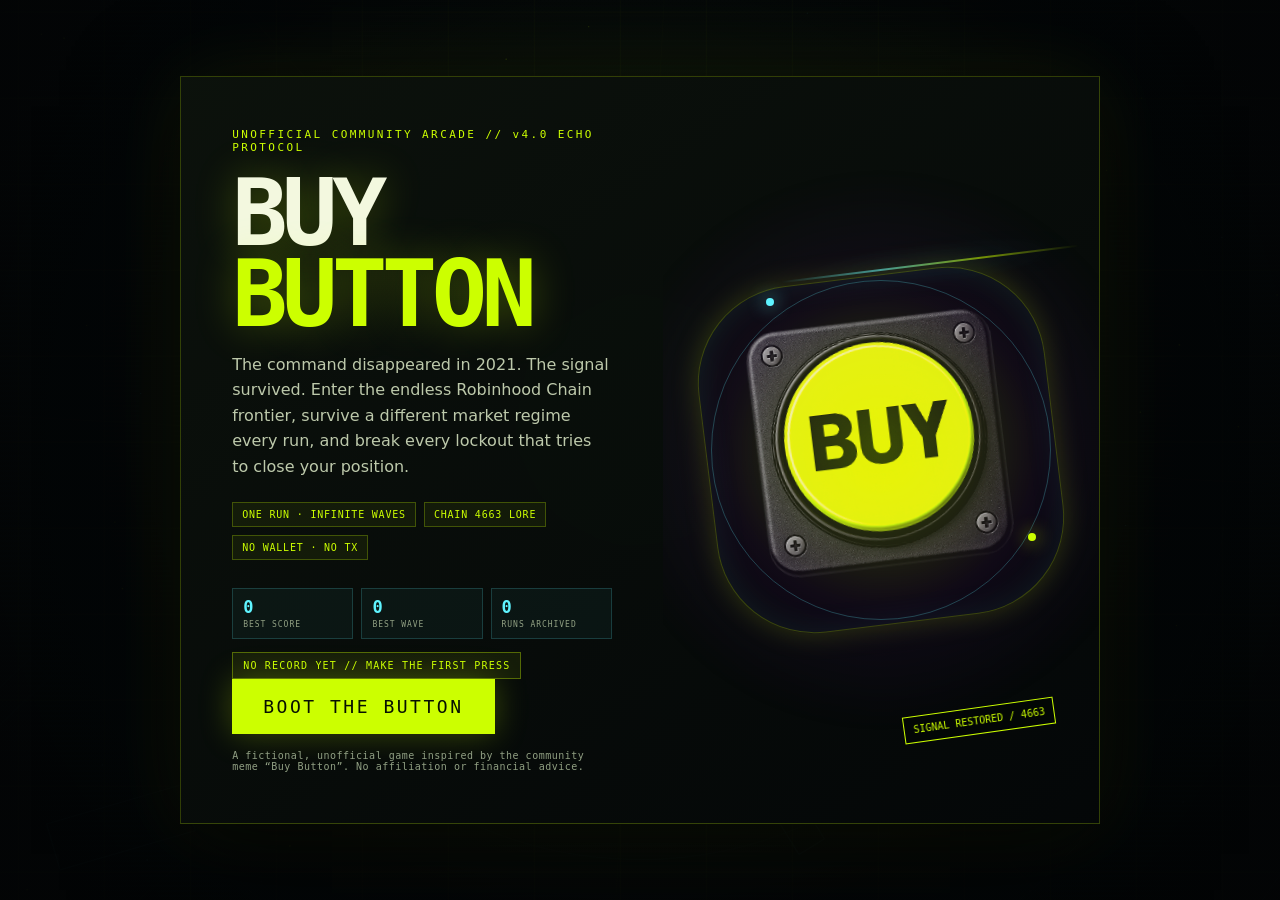
<file: buy-button-v4.html>
<!doctype html>
<html lang="en">
<head>
  <meta charset="utf-8" />
  <meta name="viewport" content="width=device-width, initial-scale=1, maximum-scale=1, user-scalable=no, viewport-fit=cover" />
  <meta name="theme-color" content="#050607" />
  <meta name="description" content="BUY BUTTON // SIGNAL RUN — an unofficial browser arcade experience." />
  <meta property="og:title" content="BUY BUTTON // SIGNAL RUN" />
  <meta property="og:description" content="An unofficial neon arcade run through Chain 4663." />
  <meta property="og:image" content="./buy-button-hero.png" />
  <meta name="twitter:card" content="summary_large_image" />
  <link rel="icon" type="image/png" sizes="1024x1024" href="./buy-button-hero.png" />
  <link rel="apple-touch-icon" href="./buy-button-hero.png" />
  <title>BUY BUTTON // SIGNAL RUN v4</title>
  <style>
    :root {
      --acid: #ccff00;
      --acid-soft: #91b31b;
      --ink: #f3f8df;
      --muted: #91a083;
      --bg: #050607;
      --panel: rgba(9, 13, 11, .86);
      --line: rgba(204, 255, 0, .22);
      --hot: #ff426d;
      --cyan: #5ff4ff;
      --violet: #ad84ff;
    }
    * { box-sizing: border-box; }
    html, body { width: 100%; height: 100%; margin: 0; overflow: hidden; background: var(--bg); }
    html.unsupported, html.unsupported body { min-height: 100%; height: auto; overflow: auto; }
    body {
      color: var(--ink);
      font-family: ui-monospace, "Cascadia Mono", Consolas, monospace;
      touch-action: none;
      user-select: none;
      -webkit-user-select: none;
      -webkit-tap-highlight-color: transparent;
    }
    button { font: inherit; color: inherit; }
    canvas { position: fixed; inset: 0; width: 100%; height: 100%; display: block; }
    .layer { position: fixed; inset: 0; pointer-events: none; }
    .scanlines {
      z-index: 4;
      opacity: .11;
      background: repeating-linear-gradient(0deg, transparent 0 3px, rgba(255,255,255,.08) 4px, transparent 5px);
      mix-blend-mode: screen;
    }
    .vignette {
      z-index: 5;
      background: radial-gradient(circle at center, transparent 32%, rgba(0,0,0,.22) 70%, rgba(0,0,0,.74) 130%);
    }
    body.low-power .scanlines,
    body.low-power .vignette { display: none; }
    body.no-effects .scanlines { display: none; }

    #menu, #briefing, #gameover, #shop, #pause {
      position: fixed;
      inset: 0;
      z-index: 20;
      display: grid;
      place-items: center;
      padding: 24px;
      pointer-events: auto;
      background: radial-gradient(circle at 50% 44%, rgba(20,35,9,.18), rgba(3,5,6,.88) 66%);
      transition: opacity .26s ease, visibility .26s ease;
      overflow: auto;
      overscroll-behavior: contain;
      -webkit-overflow-scrolling: touch;
      scrollbar-width: thin;
    }
    #menu.hidden, #briefing.hidden, #gameover.hidden, #shop.hidden, #pause.hidden {
      opacity: 0;
      visibility: hidden;
      pointer-events: none;
    }
    .menu-card, .briefing-card, .gameover-card, .shop-card, .pause-card, .easter-card, .levelup-card {
      width: min(920px, 100%);
      border: 1px solid var(--line);
      background: linear-gradient(145deg, rgba(12,18,12,.94), rgba(4,7,8,.91));
      box-shadow: 0 30px 100px rgba(0,0,0,.62), 0 0 80px rgba(204,255,0,.08);
      background: linear-gradient(145deg, rgba(12,18,12,.97), rgba(4,7,8,.96));
      -webkit-backdrop-filter: blur(18px);
      backdrop-filter: blur(18px);
      touch-action: pan-y;
      overscroll-behavior: contain;
      -webkit-overflow-scrolling: touch;
    }
    .menu-card { min-height: 0; min-height: min(690px, 92vh); max-height: 92vh; display: grid; grid-template-columns: 1.05fr .95fr; align-items: center; overflow: auto; scrollbar-width: thin; }
    .menu-copy { padding: clamp(28px, 4vw, 54px); position: relative; z-index: 1; }
    .eyebrow { color: var(--acid); font-size: 11px; letter-spacing: .22em; }
    .menu-copy h1 {
      margin: 20px 0 12px;
      font-size: clamp(42px, 8vw, 92px);
      line-height: .88;
      letter-spacing: -.06em;
      text-shadow: 0 0 42px rgba(204,255,0,.28);
    }
    .menu-copy h1 span { color: var(--acid); }
    .menu-copy p { max-width: 530px; color: #bdc9ab; font-family: system-ui, sans-serif; line-height: 1.6; }
    .menu-meta { display: flex; flex-wrap: wrap; gap: 8px; margin: 22px 0 28px; }
    .chip { border: 1px solid rgba(204,255,0,.25); color: var(--acid); background: rgba(204,255,0,.06); padding: 6px 9px; font-size: 10px; letter-spacing: .08em; }
    .main-btn, .ghost-btn, .danger-btn, .upgrade-btn {
      appearance: none;
      border: 1px solid var(--acid);
      background: var(--acid);
      color: #071000;
      padding: 13px 20px;
      cursor: pointer;
      letter-spacing: .14em;
      text-transform: uppercase;
      transition: transform .15s ease, filter .15s ease, box-shadow .15s ease;
    }
    .main-btn { font-size: 18px; padding: 16px 30px; box-shadow: 0 0 32px rgba(204,255,0,.25); }
    .main-btn:hover, .upgrade-btn:hover { transform: translateY(-2px); filter: brightness(1.1); box-shadow: 0 0 40px rgba(204,255,0,.35); }
    .ghost-btn { color: var(--acid); background: transparent; }
    .ghost-btn:hover { background: rgba(204,255,0,.09); }
    .danger-btn { color: #150006; border-color: var(--hot); background: var(--hot); }
    .fineprint { margin-top: 16px; font-size: 10px; color: var(--muted); letter-spacing: .05em; }
    .record-strip {
      display: grid;
      grid-template-columns: repeat(3, minmax(0, 1fr));
      gap: 8px;
      margin: 18px 0 0;
      max-width: 560px;
    }
    .record-cell {
      border: 1px solid rgba(95,244,255,.18);
      background: rgba(95,244,255,.045);
      padding: 9px 10px;
      min-width: 0;
    }
    .record-cell b { display: block; color: var(--cyan); font-size: 17px; line-height: 1.1; }
    .record-cell span { display: block; color: var(--muted); font-size: 8px; letter-spacing: .12em; margin-top: 4px; }
    .record-badge {
      display: inline-flex;
      align-items: center;
      gap: 7px;
      margin-top: 13px;
      padding: 7px 10px;
      border: 1px solid rgba(204,255,0,.34);
      color: var(--acid);
      background: rgba(204,255,0,.07);
      font-size: 10px;
      letter-spacing: .12em;
    }
    .easter-archive-btn {
      display: none;
      margin-top: 12px;
      border-color: rgba(95,244,255,.58);
      color: var(--cyan);
      background: rgba(95,244,255,.055);
      box-shadow: 0 0 22px rgba(95,244,255,.09);
    }
    .easter-archive-btn.show { display: inline-flex; }
    .easter-archive-btn:hover { border-color: var(--acid); color: var(--acid); background: rgba(204,255,0,.08); }
    .menu-art { position: relative; min-height: 100%; display: grid; place-items: center; overflow: hidden; }
    .menu-art::before {
      content: "";
      position: absolute;
      width: 560px; height: 560px; border-radius: 50%;
      background: radial-gradient(circle, rgba(204,255,0,.26), rgba(87,11,126,.12) 40%, transparent 70%);
      filter: blur(8px);
      animation: breathe 4s ease-in-out infinite alternate;
    }
    .menu-art img {
      position: relative;
      width: min(78%, 430px);
      opacity: .94;
      mix-blend-mode: screen;
      filter: saturate(1.25) contrast(1.12) drop-shadow(0 30px 50px rgba(0,0,0,.8));
      transform: translate3d(var(--mx, 0px), var(--my, 0px), 0) rotateX(var(--rx, 0deg)) rotateY(var(--ry, 0deg)) rotate(-7deg);
      animation: float 5s ease-in-out infinite;
      will-change: transform, filter;
    }
    .menu-art::after {
      content: "";
      position: absolute;
      width: min(78%, 430px);
      aspect-ratio: 1;
      border-radius: 28%;
      border: 1px solid rgba(204,255,0,.24);
      box-shadow: 0 0 28px rgba(204,255,0,.18), inset 0 0 32px rgba(95,244,255,.08);
      transform: rotate(-7deg) scale(1.02);
      animation: platePulse 3.8s ease-in-out infinite;
      pointer-events: none;
    }
    .menu-art.image-fallback img { display: none; }
    .menu-art.image-fallback::before {
      content: "BUY";
      display: grid;
      place-items: center;
      width: min(58%, 320px);
      height: min(58%, 320px);
      border: 12px solid #171b17;
      border-radius: 50%;
      background: var(--acid);
      color: #071000;
      font: 900 clamp(34px, 7vw, 76px)/1 ui-monospace, monospace;
      letter-spacing: -.08em;
      text-shadow: none;
      box-shadow: 0 0 0 9px #050607, 0 0 0 11px rgba(95,244,255,.42), 0 24px 50px rgba(0,0,0,.7), 0 0 56px rgba(204,255,0,.32);
      z-index: 1;
    }
    .art-scan {
      position: absolute;
      width: min(92%, 500px);
      height: 2px;
      background: linear-gradient(90deg, transparent, rgba(95,244,255,0), rgba(95,244,255,.9), rgba(204,255,0,.85), transparent);
      filter: blur(.2px) drop-shadow(0 0 12px rgba(95,244,255,.8));
      opacity: .65;
      transform: translateY(-180px) rotate(-7deg);
      animation: scanSweep 4.8s ease-in-out infinite;
      pointer-events: none;
    }
    .orbit { position: absolute; width: 78%; aspect-ratio: 1; border: 1px solid rgba(95,244,255,.24); border-radius: 50%; animation: spin 18s linear infinite; }
    .orbit::before, .orbit::after { content: ""; position: absolute; width: 8px; height: 8px; border-radius: 50%; background: var(--cyan); box-shadow: 0 0 18px var(--cyan); }
    .orbit::before { top: 5%; left: 16%; } .orbit::after { right: 4%; bottom: 23%; background: var(--acid); box-shadow: 0 0 18px var(--acid); }
    .art-stamp { position: absolute; bottom: 12%; right: 10%; border: 1px solid var(--acid); color: var(--acid); padding: 7px 9px; font-size: 10px; transform: rotate(-8deg); background: rgba(2,5,4,.82); }

    .briefing-card, .gameover-card, .pause-card { width: min(670px, 100%); padding: clamp(26px, 5vw, 54px); }
    .briefing-card h2, .gameover-card h2, .shop-card h2, .pause-card h2 { margin: 12px 0 14px; font-size: clamp(27px, 5vw, 52px); line-height: 1; }
    .briefing-card p, .gameover-card p { color: #c2cdb4; font-family: system-ui, sans-serif; line-height: 1.65; }
    .briefing-log { border-left: 2px solid var(--acid); padding: 12px 16px; margin: 22px 0; color: #e8f8c6; background: rgba(204,255,0,.045); font-size: 13px; line-height: 1.7; }
    .briefing-actions { display: flex; gap: 10px; flex-wrap: wrap; margin-top: 24px; }

    #ui { z-index: 10; pointer-events: none; display: none; }
    #ui.show { display: block; }
    .top-hud { position: absolute; inset: 16px 18px auto; display: grid; grid-template-columns: 1fr auto 1fr; align-items: start; gap: 14px; }
    .hud-box { border: 1px solid rgba(204,255,0,.2); background: rgba(4,8,7,.78); padding: 10px 12px; -webkit-backdrop-filter: blur(10px); backdrop-filter: blur(10px); }
    .hud-left { min-width: 190px; }
    .hud-label { color: var(--muted); font-size: 9px; letter-spacing: .16em; }
    .hud-value { color: var(--acid); font-size: 16px; margin-top: 3px; }
    .health-track, .energy-track { height: 7px; margin-top: 7px; background: rgba(255,255,255,.08); overflow: hidden; }
    .health-fill { height: 100%; background: linear-gradient(90deg, var(--hot), var(--acid)); box-shadow: 0 0 14px var(--acid); transition: width .15s ease; }
    .energy-fill { height: 100%; background: linear-gradient(90deg, var(--violet), var(--cyan)); box-shadow: 0 0 14px var(--cyan); transition: width .15s ease; }
    .wave-box { text-align: center; min-width: 190px; }
    .wave-num { color: var(--acid); font-size: 26px; line-height: 1; }
    .wave-name { color: #c4d1b4; font-size: 9px; letter-spacing: .12em; margin-top: 5px; }
    .run-mutator { color: var(--cyan); font-size: 8px; letter-spacing: .12em; margin-top: 7px; min-height: 12px; }
    .boss-hud {
      position: absolute;
      left: 50%;
      top: 104px;
      transform: translateX(-50%);
      width: min(620px, 72vw);
      display: none;
      padding: 8px 12px;
      border: 1px solid rgba(255,66,109,.45);
      background: rgba(20,4,10,.72);
      box-shadow: 0 0 28px rgba(255,66,109,.16);
    }
    .boss-hud.show { display: block; }
    .boss-hud-line { display: flex; justify-content: space-between; gap: 12px; color: #ffd7df; font-size: 10px; letter-spacing: .12em; }
    .boss-hud-name { color: var(--hot); }
    .boss-track { height: 9px; margin-top: 6px; background: rgba(255,255,255,.1); overflow: hidden; }
    .boss-fill { height: 100%; width: 100%; background: linear-gradient(90deg, #ff426d, #ffb35f); box-shadow: 0 0 15px rgba(255,66,109,.7); transition: width .12s ease; }
    .hud-right { justify-self: end; min-width: 150px; text-align: left; direction: ltr; }
    .hud-right .hud-value { color: var(--cyan); }
    .bottom-hud { position: absolute; left: 18px; right: 18px; bottom: 16px; display: grid; grid-template-columns: minmax(0,1fr) auto auto minmax(0,1fr); gap: 10px; align-items: end; }
    .weapon-bar { display: flex; gap: 8px; flex-wrap: wrap; pointer-events: auto; }
    .weapon-btn, .ability-btn { min-width: 106px; padding: 9px 10px; border: 1px solid rgba(204,255,0,.23); background: rgba(4,8,7,.78); color: #c3d0b3; cursor: pointer; text-align: left; }
    .weapon-btn.active { border-color: var(--acid); color: var(--acid); box-shadow: 0 0 18px rgba(204,255,0,.14); }
    .weapon-btn small, .ability-btn small { display: block; margin-top: 4px; color: var(--muted); font-size: 9px; }
    .weapon-btn.active small { color: #d4eaa4; }
    .center-readout { text-align: center; min-width: 190px; }
    .combo { color: var(--hot); font-size: 15px; letter-spacing: .1em; min-height: 22px; }
    .objective { color: var(--muted); font-size: 10px; letter-spacing: .08em; }
    .ability-bar { display: flex; gap: 8px; justify-content: flex-end; pointer-events: auto; }
    .ability-btn { min-width: 120px; color: var(--cyan); border-color: rgba(95,244,255,.25); }
    .ability-btn.ready { box-shadow: 0 0 18px rgba(95,244,255,.16); }
    .ability-btn.cooling { opacity: .53; }
    .toast { position: absolute; left: 50%; top: 25%; transform: translateX(-50%); color: var(--acid); font-size: 14px; letter-spacing: .12em; text-shadow: 0 0 16px var(--acid); opacity: 0; transition: opacity .2s, transform .2s; white-space: nowrap; }
    .toast.show { opacity: 1; transform: translate(-50%, -8px); }
    .story-banner { position: absolute; left: 50%; bottom: 28%; transform: translateX(-50%); width: min(720px, 88vw); text-align: center; pointer-events: none; opacity: 0; transition: opacity .35s ease; }
    .story-banner.show { opacity: 1; }
    .story-banner .line { display: inline-block; padding: 8px 14px; border: 1px solid rgba(204,255,0,.28); background: rgba(3,7,6,.78); color: #e6f6c4; font-size: 12px; line-height: 1.5; }
    .combat-readout { color: var(--cyan); font-size: 9px; letter-spacing: .08em; min-height: 14px; }
    .egg-power-readout { color: #fff7c2; font-size: 8px; letter-spacing: .08em; min-height: 12px; text-shadow: 0 0 12px rgba(255,247,194,.35); }
    .egg-power-btn { display: none; margin: 5px auto 0; min-width: 150px; padding: 6px 9px; font-size: 9px; }
    .egg-power-btn.show { display: inline-block; pointer-events: auto; }

    .shop-card { width: min(1120px, 100%); max-height: min(92vh, 900px); overflow: auto; padding: clamp(24px, 5vw, 44px); }
    .shop-head { display: flex; justify-content: space-between; align-items: end; gap: 14px; margin-bottom: 22px; }
    .shop-head p { max-width: 480px; margin: 0; color: var(--muted); font-family: system-ui, sans-serif; font-size: 13px; }
    .shop-coins { color: var(--acid); font-size: 18px; white-space: nowrap; }
    .upgrade-grid { display: grid; grid-template-columns: repeat(4, 1fr); gap: 12px; }
    .weapon-lab-head { margin: 28px 0 12px; color: var(--cyan); font-size: 11px; letter-spacing: .16em; }
    .weapon-upgrade-grid { grid-template-columns: repeat(4, 1fr); }
    .weapon-upgrade-grid .upgrade-card { min-height: 205px; }
    .weapon-upgrade-grid .upgrade-card.is-equipped { border-color: rgba(204,255,0,.62); box-shadow: 0 0 24px rgba(204,255,0,.1); }
    .upgrade-card { display: flex; flex-direction: column; min-height: 235px; padding: 17px; border: 1px solid rgba(204,255,0,.18); background: linear-gradient(145deg, rgba(204,255,0,.06), rgba(95,244,255,.025)); position: relative; overflow: hidden; }
    .upgrade-card::after { content: ""; position: absolute; inset: auto -28px -46px auto; width: 120px; height: 120px; border: 1px solid rgba(95,244,255,.16); border-radius: 50%; box-shadow: 0 0 28px rgba(95,244,255,.08); pointer-events: none; }
    .upgrade-card h3 { margin: 8px 0 5px; font-size: 16px; color: var(--acid); }
    .upgrade-card p { flex: 1; margin: 0 0 16px; color: #b8c8b0; font-family: system-ui, sans-serif; font-size: 12px; line-height: 1.5; }
    .upgrade-btn { width: 100%; padding: 10px; font-size: 11px; }
    .upgrade-btn[disabled] { opacity: .35; cursor: not-allowed; filter: grayscale(1); }
    .upgrade-topline { display: flex; align-items: center; justify-content: space-between; gap: 8px; }
    .upgrade-level { color: var(--cyan); font-size: 9px; letter-spacing: .1em; }
    .upgrade-meter { height: 4px; margin: 5px 0 10px; background: rgba(255,255,255,.08); }
    .upgrade-meter i { display: block; height: 100%; background: linear-gradient(90deg, var(--cyan), var(--acid)); box-shadow: 0 0 10px rgba(204,255,0,.45); }
    .shop-actions { display: flex; justify-content: space-between; align-items: center; gap: 12px; margin-top: 18px; }
    .shop-actions .main-btn { font-size: 12px; padding: 12px 18px; }
    .shop-foot { margin-top: 18px; color: var(--muted); font-size: 10px; line-height: 1.5; }
    .gameover-card { text-align: center; }
    .gameover-card h2 { color: var(--hot); text-shadow: 0 0 25px rgba(255,66,109,.5); }
    .run-stats { display: grid; grid-template-columns: repeat(4, 1fr); gap: 8px; margin: 22px 0; }
    .run-stat { border: 1px solid rgba(255,255,255,.1); padding: 12px 8px; background: rgba(255,255,255,.025); }
    .run-stat b { display: block; color: var(--acid); font-size: 24px; }
    .run-stat span { color: var(--muted); font-size: 9px; letter-spacing: .1em; }
    .new-record { color: var(--acid); font-size: 13px; letter-spacing: .14em; min-height: 20px; text-shadow: 0 0 18px rgba(204,255,0,.7); }
    .previous-record { color: var(--muted); font-size: 10px; margin-top: 8px; }
    #levelup { position: fixed; inset: 0; z-index: 25; display: grid; place-items: center; padding: 24px; pointer-events: auto; background: radial-gradient(circle at 50% 44%, rgba(35,58,10,.38), rgba(3,5,6,.9) 70%); transition: opacity .2s ease, visibility .2s ease; overflow: auto; overscroll-behavior: contain; -webkit-overflow-scrolling: touch; scrollbar-width: thin; }
    #levelup.hidden { opacity: 0; visibility: hidden; pointer-events: none; }
    .levelup-card { width: min(940px, 100%); padding: clamp(24px, 5vw, 46px); border: 1px solid rgba(204,255,0,.42); background: linear-gradient(145deg, rgba(12,20,10,.97), rgba(4,7,8,.96)); box-shadow: 0 0 80px rgba(204,255,0,.16), 0 30px 100px rgba(0,0,0,.72); }
    .levelup-card h2 { margin: 10px 0 6px; font-size: clamp(28px, 5vw, 52px); line-height: 1; color: var(--acid); }
    .levelup-card p { margin: 0; color: #c8d7bd; font-family: system-ui, sans-serif; }
    .levelup-grid { display: grid; grid-template-columns: repeat(3, 1fr); gap: 12px; margin-top: 22px; }
    .level-choice { min-height: 190px; padding: 16px; border: 1px solid rgba(95,244,255,.28); background: rgba(95,244,255,.05); text-align: left; cursor: pointer; transition: transform .15s ease, border-color .15s ease, background .15s ease; }
    .level-choice:hover, .level-choice:focus-visible { transform: translateY(-4px); border-color: var(--acid); background: rgba(204,255,0,.1); outline: none; }
    .level-choice b { display: block; color: var(--cyan); font-size: 18px; margin: 8px 0 6px; }
    .level-choice span { display: block; color: #c3d1bc; font-family: system-ui, sans-serif; font-size: 12px; line-height: 1.5; }
    .level-choice small { color: var(--acid-soft); font-size: 9px; letter-spacing: .1em; }
    .run-progress { color: var(--cyan); font-size: 10px; letter-spacing: .1em; margin-top: 11px; }
    .hud-toggle { justify-self: center; pointer-events: auto; min-width: 112px; padding: 8px 10px; border: 1px solid rgba(95,244,255,.25); background: rgba(4,8,7,.78); color: var(--cyan); cursor: pointer; font-size: 10px; letter-spacing: .08em; }
    .hud-toggle.on { border-color: var(--acid); color: var(--acid); box-shadow: 0 0 18px rgba(204,255,0,.14); }
    .pause-card { width: min(760px, 100%); max-height: min(92vh, 900px); overflow: auto; text-align: center; }
    .pause-card p { color: var(--muted); font-family: system-ui, sans-serif; }
    .pause-actions { display: flex; justify-content: center; gap: 10px; flex-wrap: wrap; margin-top: 18px; }
    .settings-panel {
      margin-top: 22px;
      padding: 16px;
      border: 1px solid rgba(95,244,255,.2);
      background: rgba(95,244,255,.035);
      text-align: left;
    }
    .settings-head { display: flex; justify-content: space-between; align-items: center; gap: 12px; margin-bottom: 10px; }
    .settings-head b { color: var(--cyan); font-size: 11px; letter-spacing: .14em; }
    .settings-head span { color: var(--muted); font-size: 9px; letter-spacing: .08em; }
    .settings-grid { display: grid; grid-template-columns: repeat(2, minmax(0, 1fr)); gap: 9px 12px; }
    .setting-row {
      display: grid;
      grid-template-columns: minmax(0,1fr) auto;
      align-items: center;
      gap: 10px;
      min-height: 42px;
      padding: 9px 10px;
      border: 1px solid rgba(255,255,255,.08);
      background: rgba(3,7,6,.48);
    }
    .setting-copy { min-width: 0; }
    .setting-copy b { display: block; color: #dce9ce; font-size: 10px; letter-spacing: .08em; }
    .setting-copy span { display: block; margin-top: 4px; color: var(--muted); font: 10px/1.35 system-ui, sans-serif; }
    .setting-control { display: flex; align-items: center; gap: 7px; color: var(--acid); font-size: 10px; white-space: nowrap; }
    .setting-control input[type="range"] { width: 118px; accent-color: var(--acid); }
    .setting-control input[type="checkbox"] { width: 18px; height: 18px; accent-color: var(--acid); }
    .setting-control output { min-width: 36px; text-align: right; color: var(--cyan); }
    .settings-note { margin-top: 12px; color: var(--muted); font-size: 9px; line-height: 1.5; }
    .pause-card .main-btn { margin-top: 18px; }
    .lock-status {
      position: absolute;
      left: 50%;
      top: 102px;
      transform: translateX(-50%);
      padding: 6px 10px;
      border: 1px solid rgba(204,255,0,.2);
      background: rgba(2,5,4,.72);
      color: var(--acid);
      font-size: 9px;
      letter-spacing: .12em;
      pointer-events: auto;
      cursor: pointer;
      font: inherit;
      transition: border-color .15s ease, background .15s ease, transform .15s ease;
    }
    .lock-status:hover, .lock-status:focus-visible { background: rgba(204,255,0,.1); transform: translateX(-50%) translateY(-2px); outline: none; }
    .pause-hud-btn {
      position: absolute;
      top: 104px;
      right: 18px;
      z-index: 2;
      min-width: 42px;
      height: 34px;
      border: 1px solid rgba(95,244,255,.28);
      background: rgba(4,8,7,.78);
      color: var(--cyan);
      cursor: pointer;
      font-weight: 900;
      letter-spacing: .12em;
      pointer-events: auto;
    }
    .pause-hud-btn:hover, .pause-hud-btn:focus-visible { border-color: var(--acid); color: var(--acid); outline: none; }
    .combat-flash {
      position: absolute;
      left: 50%;
      top: 19%;
      transform: translate(-50%, -50%) scale(.92);
      color: #fff7c2;
      font-size: clamp(18px, 3vw, 30px);
      font-weight: 900;
      letter-spacing: .16em;
      text-shadow: 0 0 18px var(--acid), 0 0 38px var(--hot);
      opacity: 0;
      pointer-events: none;
      transition: opacity .12s ease, transform .18s ease;
      white-space: nowrap;
    }
    .combat-flash.show { opacity: 1; transform: translate(-50%, -50%) scale(1); }

    #easterEggs {
      position: fixed;
      inset: 0;
      z-index: 32;
      display: grid;
      place-items: center;
      padding: 24px;
      pointer-events: auto;
      background: radial-gradient(circle at 50% 42%, rgba(10,42,48,.32), rgba(2,5,6,.94) 72%);
      transition: opacity .22s ease, visibility .22s ease;
      overflow: auto;
      overscroll-behavior: contain;
      -webkit-overflow-scrolling: touch;
      scrollbar-width: thin;
    }
    #easterEggs.hidden { opacity: 0; visibility: hidden; pointer-events: none; }
    .easter-card {
      width: min(980px, 100%);
      max-height: min(92vh, 820px);
      overflow: auto;
      padding: clamp(24px, 5vw, 44px);
      border: 1px solid rgba(95,244,255,.32);
      background: linear-gradient(145deg, rgba(7,20,20,.97), rgba(3,7,8,.96));
      box-shadow: 0 0 90px rgba(95,244,255,.12), 0 30px 100px rgba(0,0,0,.78);
    }
    .easter-head {
      display: flex;
      align-items: end;
      justify-content: space-between;
      gap: 16px;
      margin-bottom: 22px;
    }
    .easter-head h2 { margin: 9px 0 7px; color: var(--cyan); font-size: clamp(27px, 5vw, 52px); line-height: .95; }
    .easter-head p { max-width: 610px; margin: 0; color: #c1d3cf; font-family: system-ui, sans-serif; line-height: 1.55; }
    .easter-count { color: var(--acid); font-size: 13px; letter-spacing: .14em; white-space: nowrap; }
    .easter-grid { display: grid; grid-template-columns: repeat(4, minmax(0, 1fr)); gap: 11px; }
    .egg-entry {
      min-height: 190px;
      padding: 14px;
      border: 1px solid rgba(95,244,255,.2);
      background: linear-gradient(145deg, rgba(95,244,255,.055), rgba(3,8,8,.72));
      position: relative;
      overflow: hidden;
    }
    .egg-entry::after {
      content: "";
      position: absolute;
      width: 92px;
      height: 92px;
      right: -35px;
      bottom: -42px;
      border: 1px solid currentColor;
      border-radius: 50%;
      opacity: .18;
    }
    .egg-entry.found { border-color: rgba(204,255,0,.42); box-shadow: 0 0 24px rgba(204,255,0,.1); }
    .egg-entry.locked { filter: saturate(.45); opacity: .66; }
    .egg-topline { display: flex; align-items: center; justify-content: space-between; gap: 8px; }
    .egg-glyph {
      display: grid;
      place-items: center;
      width: 30px;
      height: 30px;
      border: 1px solid currentColor;
      color: var(--egg-color, var(--cyan));
      font-size: 9px;
      font-weight: 900;
      transform: rotate(45deg);
      box-shadow: 0 0 14px rgba(95,244,255,.14);
    }
    .egg-glyph span { transform: rotate(-45deg); }
    .egg-status { color: var(--egg-color, var(--acid)); font-size: 8px; letter-spacing: .12em; }
    .egg-entry h3 { margin: 17px 0 6px; color: var(--egg-color, var(--cyan)); font-size: 13px; letter-spacing: .06em; }
    .egg-entry p { min-height: 52px; margin: 0; color: #b8c9c3; font: 11px/1.45 system-ui, sans-serif; }
    .egg-clue { display: block; margin-top: 13px; color: var(--muted); font-size: 9px; line-height: 1.4; letter-spacing: .04em; }
    .easter-foot { display: flex; justify-content: space-between; align-items: center; gap: 12px; margin-top: 20px; color: var(--muted); font-size: 9px; line-height: 1.45; }
    .easter-foot span { max-width: 680px; }

    #mobile { position: absolute; inset: 0; pointer-events: none; }
    #stick, #stick-knob { position: absolute; display: none; border-radius: 50%; pointer-events: none; }
    #stick { width: 128px; height: 128px; border: 1px solid rgba(204,255,0,.3); background: rgba(204,255,0,.05); }
    #stick-knob { width: 52px; height: 52px; background: rgba(204,255,0,.75); box-shadow: 0 0 18px var(--acid); }
    .mobile-hint { display: none; }
    .support-notice {
      position: fixed;
      inset: 0;
      z-index: 100;
      display: grid;
      place-items: center;
      padding: 24px;
      background: #050607;
      color: var(--ink);
      text-align: center;
      font-family: system-ui, sans-serif;
    }
    .support-notice.hidden { display: none; }
    .support-notice-card {
      width: min(620px, 100%);
      padding: 30px;
      border: 1px solid rgba(204,255,0,.35);
      background: linear-gradient(145deg, rgba(12,18,12,.98), rgba(4,7,8,.98));
      box-shadow: 0 24px 80px rgba(0,0,0,.7);
    }
    .support-notice-card h1 { margin: 0 0 12px; color: var(--acid); font: 800 clamp(22px, 4vw, 38px)/1.1 ui-monospace, monospace; letter-spacing: .04em; }
    .support-notice-card p { margin: 0; color: #c5d2bd; line-height: 1.6; }
    .orientation-prompt {
      position: fixed;
      inset: 0;
      z-index: 80;
      display: none;
      place-items: center;
      padding: 18px;
      background:
        radial-gradient(circle at 50% 42%, rgba(24, 46, 12, .28), rgba(3, 5, 6, .96) 72%),
        rgba(3, 5, 6, .92);
      color: var(--ink);
      text-align: center;
      pointer-events: auto;
      touch-action: manipulation;
    }
    .orientation-prompt.show { display: grid; }
    .orientation-card {
      width: min(430px, 100%);
      padding: clamp(22px, 7vw, 38px);
      border: 1px solid rgba(204,255,0,.42);
      background: linear-gradient(145deg, rgba(12,18,12,.98), rgba(4,7,8,.98));
      box-shadow: 0 24px 90px rgba(0,0,0,.76), 0 0 48px rgba(204,255,0,.11);
    }
    .orientation-icon {
      width: 74px;
      height: 48px;
      margin: 0 auto 20px;
      border: 2px solid var(--acid);
      border-radius: 8px;
      color: var(--acid);
      display: grid;
      place-items: center;
      font-size: 22px;
      line-height: 1;
      box-shadow: 0 0 24px rgba(204,255,0,.18);
      animation: orientationPulse 1.35s ease-in-out infinite alternate;
    }
    .orientation-card h2 {
      margin: 10px 0 10px;
      color: var(--acid);
      font-size: clamp(24px, 8vw, 42px);
      letter-spacing: .04em;
      line-height: .95;
    }
    .orientation-card p {
      margin: 0 auto 22px;
      max-width: 34em;
      color: #c5d2bd;
      font: 14px/1.55 system-ui, sans-serif;
    }
    .orientation-card .main-btn {
      max-width: 100%;
      font-size: 12px;
      padding: 13px 15px;
    }
    @keyframes orientationPulse {
      from { transform: rotate(0deg) scale(.94); opacity: .72; }
      to { transform: rotate(90deg) scale(1.04); opacity: 1; }
    }
    @media (min-width: 901px) {
      .orientation-prompt { display: none !important; }
    }
    @media (orientation: landscape) {
      .orientation-prompt.show { display: none; }
    }
    @supports (color: color-mix(in srgb, red, transparent)) {
      .egg-entry.found { border-color: color-mix(in srgb, var(--egg-color, var(--acid)) 58%, transparent); box-shadow: 0 0 24px color-mix(in srgb, var(--egg-color, var(--acid)) 14%, transparent); }
      .egg-glyph { box-shadow: 0 0 14px color-mix(in srgb, var(--egg-color, var(--cyan)) 28%, transparent); }
    }
    @supports (height: 100dvh) {
      #menu, #briefing, #gameover, #shop, #pause, #easterEggs, #levelup { min-height: 100dvh; }
    }

    @keyframes pulse { from { opacity: .65; } to { opacity: 1; } }
    @keyframes breathe { from { transform: scale(.9); opacity: .72; } to { transform: scale(1.1); opacity: 1; } }
    @keyframes float {
      0%,100% { transform: translate3d(var(--mx, 0px), var(--my, 0px), 0) rotateX(var(--rx, 0deg)) rotateY(var(--ry, 0deg)) rotate(-7deg) translateY(0); }
      50% { transform: translate3d(var(--mx, 0px), calc(var(--my, 0px) - 11px), 0) rotateX(var(--rx, 0deg)) rotateY(var(--ry, 0deg)) rotate(-4deg); }
    }
    @keyframes spin { to { transform: rotate(360deg); } }
    @keyframes platePulse { 0%,100% { opacity: .34; transform: rotate(-7deg) scale(1.01); } 50% { opacity: .78; transform: rotate(-5deg) scale(1.055); } }
    @keyframes scanSweep { 0%,100% { opacity: 0; transform: translateY(-180px) rotate(-7deg); } 18%,58% { opacity: .72; } 76% { opacity: 0; transform: translateY(180px) rotate(-7deg); } }
    @media (max-width: 820px), (pointer: coarse) and (max-height: 600px), (max-width: 900px) and (max-height: 600px) {
      .menu-card { grid-template-columns: 1fr; min-height: auto; }
      .menu-art { min-height: 250px; order: -1; }
      .menu-copy { padding-top: 22px; }
      .menu-art img { width: min(58%, 260px); }
      .top-hud { grid-template-columns: 1fr auto; }
      .wave-box { justify-self: end; }
      .hud-right { display: none; }
       .bottom-hud { grid-template-columns: 1fr; gap: 7px; }
      .center-readout { order: -1; min-width: 0; }
      .weapon-bar, .ability-bar { justify-content: center; }
      .weapon-btn, .ability-btn { min-width: 0; flex: 1 1 29%; }
      .upgrade-grid { grid-template-columns: repeat(2, 1fr); }
       .weapon-upgrade-grid { grid-template-columns: repeat(2, 1fr); }
       .upgrade-card { min-height: 150px; }
       .levelup-grid { grid-template-columns: 1fr; }
      .record-strip { grid-template-columns: 1fr; }
      .settings-grid { grid-template-columns: 1fr; }
       .easter-grid { grid-template-columns: repeat(2, minmax(0, 1fr)); }
       .mobile-hint { display: block; color: var(--muted); font-size: 10px; margin-top: 10px; }
       .pause-hud-btn { top: 112px; right: 10px; }
       .lock-status {
         top: clamp(132px, 17vh, 160px);
         max-width: 58vw;
         overflow: hidden;
         text-overflow: ellipsis;
         white-space: nowrap;
       }
       .boss-hud { top: clamp(168px, 21vh, 210px); width: min(92vw, 620px); }
       .combat-flash { top: clamp(205px, 28vh, 280px); }
       .story-banner { bottom: 42%; width: 94vw; }
       .story-banner .line { display: block; max-width: 100%; white-space: normal; font-size: 10px; }
       .combat-flash { max-width: 92vw; white-space: normal; text-align: center; line-height: 1.25; }
    }
    @media (max-width: 470px) {
      .top-hud { inset: 10px 10px auto; }
      .bottom-hud { left: 10px; right: 10px; bottom: 9px; }
      .hud-left { min-width: 0; }
       .weapon-btn, .ability-btn { font-size: 10px; padding: 8px 7px; }
       .weapon-btn small, .ability-btn small { font-size: 8px; }
       .toast { font-size: 11px; top: 20%; }
       .upgrade-grid { grid-template-columns: 1fr; }
       .weapon-upgrade-grid { grid-template-columns: 1fr; }
       .run-stats { grid-template-columns: repeat(2, 1fr); }
       .easter-grid { grid-template-columns: 1fr; }
    }
    /* Compact touch layout: keep the playfield open on phones without
       sacrificing usable tap targets.  The desktop HUD stays unchanged. */
    @media (max-width: 820px), (pointer: coarse) and (max-height: 600px), (max-width: 900px) and (max-height: 600px) {
      #menu, #briefing, #gameover, #shop, #pause, #easterEggs, #levelup {
        padding: 12px;
      }
      .menu-card {
        width: min(100%, 430px);
        max-height: calc(100dvh - 16px);
      }
      .menu-art {
        min-height: clamp(190px, 29vh, 225px);
      }
      .menu-art::before {
        width: 370px;
        height: 370px;
      }
      .menu-art img {
        width: min(54%, 220px);
      }
      .menu-art::after {
        width: min(64%, 238px);
      }
      .orbit {
        width: 70%;
      }
      .art-scan {
        width: 78%;
      }
      .art-stamp {
        right: 5%;
        bottom: 7%;
        padding: 5px 7px;
        font-size: 8px;
      }
      .menu-copy {
        padding: 16px 18px 20px;
        min-width: 0;
      }
      .eyebrow {
        font-size: 9px;
        letter-spacing: .14em;
        overflow-wrap: anywhere;
      }
      .menu-copy h1 {
        margin: 12px 0 9px;
        font-size: clamp(36px, 12vw, 58px);
      }
      .menu-copy p {
        font-size: 13px;
        line-height: 1.48;
      }
      .menu-meta {
        gap: 6px;
        margin: 14px 0 16px;
      }
      .chip {
        padding: 5px 7px;
        font-size: 8px;
        line-height: 1.25;
      }
      .record-strip {
        grid-template-columns: repeat(3, minmax(0, 1fr));
        gap: 6px;
        margin-top: 12px;
      }
      .record-cell {
        padding: 7px 6px;
      }
      .record-cell b {
        font-size: 14px;
      }
      .record-cell span {
        font-size: 7px;
        letter-spacing: .08em;
      }
      .record-badge {
        margin-top: 9px;
        padding: 5px 7px;
        font-size: 8px;
        letter-spacing: .08em;
      }
      .menu-copy #startBtn {
        width: 100%;
      }
      .main-btn {
        min-height: 42px;
        padding: 11px 15px;
        font-size: 14px;
      }
      .fineprint {
        margin-top: 10px;
        font-size: 9px;
        line-height: 1.35;
      }
      .briefing-card, .gameover-card, .pause-card, .levelup-card, .easter-card, .shop-card {
        padding: 18px;
      }
      .briefing-card h2, .gameover-card h2, .shop-card h2, .pause-card h2, .levelup-card h2, .easter-head h2 {
        margin: 9px 0 10px;
        font-size: clamp(25px, 8vw, 40px);
      }
      .briefing-card p, .gameover-card p, .shop-head p, .levelup-card p, .easter-head p {
        font-size: 13px;
        line-height: 1.48;
      }
      .briefing-log {
        margin: 14px 0;
        padding: 10px 12px;
        font-size: 11px;
        line-height: 1.5;
      }
      .briefing-actions {
        gap: 7px;
        margin-top: 16px;
      }
      .briefing-actions > * {
        flex: 1 1 130px;
      }
      .shop-head, .easter-head {
        align-items: start;
        flex-direction: column;
        gap: 7px;
        margin-bottom: 14px;
      }
      .shop-coins, .easter-count {
        font-size: 14px;
      }
      .upgrade-grid, .weapon-upgrade-grid, .levelup-grid {
        gap: 7px;
      }
      .upgrade-card, .weapon-upgrade-grid .upgrade-card {
        min-height: 0;
        padding: 12px;
      }
      .upgrade-card h3 {
        font-size: 14px;
      }
      .upgrade-card p {
        margin-bottom: 10px;
        font-size: 11px;
      }
      .shop-actions {
        align-items: stretch;
        flex-direction: column;
        gap: 8px;
      }
      .shop-actions .main-btn {
        width: 100%;
      }

      /* Combat HUD */
      #ui .top-hud {
        inset: 8px 8px auto;
        grid-template-columns: minmax(0, 1fr) auto;
        gap: 5px;
      }
      #ui .hud-box {
        padding: 6px 8px;
      }
      #ui .hud-left {
        min-width: 0;
      }
      #ui .hud-label {
        font-size: 7px;
        letter-spacing: .11em;
      }
      #ui .hud-value {
        font-size: 13px;
      }
      #ui .health-track, #ui .energy-track {
        height: 5px;
        margin-top: 4px;
      }
      #ui .wave-box {
        min-width: 0;
      }
      #ui .wave-num {
        font-size: 20px;
      }
      #ui .wave-name {
        margin-top: 3px;
        font-size: 7px;
        letter-spacing: .08em;
      }
      #ui .run-mutator {
        display: none;
      }
      #ui .hud-right {
        display: none;
      }
      #ui .lock-status {
        top: 88px;
        max-width: calc(100% - 88px);
        padding: 5px 8px;
        overflow: hidden;
        text-overflow: ellipsis;
        white-space: nowrap;
        font-size: 8px;
      }
      #ui .pause-hud-btn {
        top: 88px;
        right: 8px;
        min-width: 36px;
        width: 36px;
        height: 30px;
      }
      #ui .boss-hud {
        top: 124px;
        width: calc(100% - 24px);
        padding: 6px 8px;
      }
      #ui .boss-hud-line {
        font-size: 8px;
      }
      #ui .boss-track {
        height: 6px;
        margin-top: 4px;
      }
      #ui .bottom-hud {
        left: 8px;
        right: 8px;
        bottom: max(8px, env(safe-area-inset-bottom));
        grid-template-columns: 1fr;
        gap: 5px;
      }
      #ui .center-readout {
        order: -1;
        min-width: 0;
      }
      #ui .combo {
        min-height: 14px;
        font-size: 11px;
      }
      #ui .objective {
        font-size: 8px;
      }
      #ui .combat-readout,
      #ui #levelText {
        display: none;
      }
      #ui .egg-power-readout {
        min-height: 0;
        font-size: 7px;
      }
      #ui .weapon-bar {
        display: grid;
        grid-template-columns: repeat(4, minmax(0, 1fr));
        width: 100%;
        gap: 4px;
      }
      #ui .weapon-btn {
        min-width: 0;
        min-height: 38px;
        height: 38px;
        padding: 5px 3px;
        overflow: hidden;
        text-align: center;
        text-overflow: ellipsis;
        white-space: nowrap;
        font-size: 9px;
        line-height: 1;
        letter-spacing: .03em;
      }
      #ui .weapon-btn small,
      #ui .ability-btn small {
        display: none;
      }
      #ui .ability-bar {
        display: grid;
        grid-template-columns: repeat(3, minmax(0, 1fr));
        width: 100%;
        gap: 4px;
      }
      #ui .ability-btn {
        min-width: 0;
        min-height: 38px;
        height: 38px;
        padding: 5px 3px;
        overflow: hidden;
        text-align: center;
        text-overflow: ellipsis;
        white-space: nowrap;
        font-size: 8px;
        line-height: 1;
        letter-spacing: .02em;
      }
      #ui #autoFireBtn {
        position: absolute;
        top: -29px;
        right: 0;
        min-width: 0;
        width: auto;
        height: 24px;
        padding: 4px 7px;
        font-size: 8px;
        line-height: 1;
      }
      #ui .story-banner {
        bottom: 31%;
        width: calc(100% - 24px);
      }
      #ui .story-banner .line {
        padding: 6px 9px;
        font-size: 9px;
      }
      #ui .combat-flash {
        top: 27%;
        max-width: 90vw;
        font-size: clamp(14px, 4.8vw, 20px);
        letter-spacing: .1em;
      }
      #ui .toast {
        top: 18%;
        font-size: 10px;
      }
    }
    @media (max-width: 380px) {
      .menu-art {
        min-height: 155px;
      }
      .menu-art img {
        width: min(48%, 180px);
      }
      .menu-copy {
        padding: 10px 14px 12px;
      }
      .menu-copy h1 {
        margin: 8px 0 6px;
        font-size: 34px;
      }
      .menu-copy p {
        font-size: 11px;
        line-height: 1.32;
      }
      .menu-meta {
        gap: 4px;
        margin: 9px 0 10px;
      }
      .record-strip {
        margin-top: 8px;
      }
      .record-badge {
        margin-top: 6px;
      }
      .fineprint {
        font-size: 8px;
      }
      #ui .weapon-btn, #ui .ability-btn {
        min-height: 36px;
        height: 36px;
        font-size: 8px;
      }
      #ui .bottom-hud {
        gap: 4px;
      }
      .menu-copy {
        padding-left: 14px;
        padding-right: 14px;
      }
      .menu-copy p {
        font-size: 12px;
      }
    }
    @media (orientation: landscape) and (max-width: 900px), (min-aspect-ratio: 1/1) and (max-height: 600px) {
      /* In a phone held sideways, use the scarce vertical space for the
         call-to-action and the arena rather than the decorative hero art. */
      .menu-card {
        width: min(560px, 100%);
        height: calc(100vh - 16px);
        height: calc(100dvh - 16px);
        min-height: 0;
        grid-template-columns: 1fr;
      }
      .menu-art {
        display: none;
      }
      .menu-copy {
        padding: 15px 20px;
        overflow: auto;
      }
      .menu-copy h1 {
        margin: 8px 0 6px;
        font-size: 42px;
      }
      .menu-copy p {
        font-size: 12px;
        line-height: 1.35;
      }
      .menu-meta {
        margin: 10px 0 11px;
      }
      .record-strip {
        margin-top: 8px;
      }

      #ui .bottom-hud {
        grid-template-columns: minmax(0, 1fr) minmax(0, 270px);
        gap: 5px;
      }
      #ui .center-readout {
        display: none;
      }
      #ui .weapon-bar {
        grid-column: 1;
        grid-row: 1;
        display: flex;
        flex-wrap: nowrap;
        min-width: 0;
        overflow-x: auto;
        gap: 4px;
        touch-action: pan-x;
        overscroll-behavior-x: contain;
        -webkit-overflow-scrolling: touch;
        scrollbar-width: none;
      }
      #ui .weapon-bar::-webkit-scrollbar {
        display: none;
      }
      #ui .weapon-btn {
        flex: 0 0 72px;
        width: 72px;
        min-width: 0;
        min-height: 38px;
        height: 38px;
        padding: 5px 3px;
        overflow: hidden;
        text-align: center;
        text-overflow: ellipsis;
        white-space: nowrap;
        font-size: 9px;
        line-height: 1;
      }
      #ui .ability-bar {
        grid-column: 2;
        grid-row: 1;
        display: grid;
        grid-template-columns: repeat(3, minmax(0, 1fr));
        width: min(270px, 35vw);
        justify-self: end;
      }
      #ui .ability-btn {
        min-width: 0;
        min-height: 38px;
        height: 38px;
        padding: 5px 3px;
        overflow: hidden;
        text-align: center;
        text-overflow: ellipsis;
        white-space: nowrap;
        font-size: 8px;
        line-height: 1;
      }
      #ui .lock-status {
        left: auto;
        right: 52px;
        top: 88px;
        max-width: 180px;
        transform: none;
      }
      #ui .lock-status:hover,
      #ui .lock-status:focus-visible {
        transform: translateY(-2px);
      }
      #ui #autoFireBtn {
        top: -27px;
      }
      #ui .story-banner {
        bottom: 24%;
      }
    }
    /* Extra-small landscape phones: the arena gets priority over chrome.
       Keep labels readable, but reclaim every spare pixel from the HUD and
       menu cards so the playfield never feels boxed in. */
    @media (orientation: landscape) and (max-height: 700px) and (max-width: 1100px),
           (min-aspect-ratio: 1/1) and (max-height: 700px) and (max-width: 1100px) {
      #menu, #briefing, #gameover, #shop, #pause, #easterEggs, #levelup {
        padding: 7px;
      }
      .menu-card {
        width: min(480px, 100%);
        height: auto;
        max-height: calc(100dvh - 10px);
      }
      .menu-copy {
        padding: 9px 12px;
      }
      .menu-copy .eyebrow,
      .briefing-card .eyebrow,
      .gameover-card .eyebrow,
      .shop-card .eyebrow,
      .pause-card .eyebrow {
        font-size: 7px;
        letter-spacing: .12em;
      }
      .menu-copy h1 {
        margin: 3px 0 4px;
        font-size: clamp(24px, 7vh, 31px);
      }
      .menu-copy p {
        font-size: 9px;
        line-height: 1.24;
      }
      .menu-meta {
        gap: 4px;
        margin: 6px 0 7px;
      }
      .chip {
        padding: 4px 6px;
        font-size: 6px;
      }
      .record-strip {
        gap: 4px;
        margin-top: 5px;
      }
      .record-cell {
        padding: 5px 6px;
      }
      .record-cell b {
        font-size: 11px;
      }
      .record-cell span {
        font-size: 5px;
      }
      .record-badge {
        margin-top: 6px;
        padding: 4px 6px;
        font-size: 6px;
      }
      .menu-copy #startBtn {
        min-height: 33px;
        padding: 7px 11px;
        font-size: 10px;
      }
      .fineprint {
        margin-top: 6px;
        font-size: 6px;
        line-height: 1.25;
      }

      .briefing-card, .gameover-card, .pause-card, .levelup-card, .easter-card, .shop-card {
        padding: 13px;
        max-height: calc(100dvh - 10px);
      }
      .briefing-card h2, .gameover-card h2, .shop-card h2, .pause-card h2, .levelup-card h2, .easter-head h2 {
        margin: 6px 0 7px;
        font-size: clamp(18px, 5.5vh, 27px);
      }
      .briefing-card p, .gameover-card p, .shop-head p, .levelup-card p, .easter-head p {
        font-size: 9px;
        line-height: 1.35;
      }
      .briefing-log {
        margin: 9px 0;
        padding: 7px 9px;
        font-size: 8px;
        line-height: 1.35;
      }
      .briefing-actions {
        gap: 5px;
        margin-top: 10px;
      }
      .briefing-actions .main-btn,
      .briefing-actions .ghost-btn,
      .pause-actions .main-btn,
      .pause-actions .ghost-btn,
      .pause-actions .danger-btn,
      .shop-actions .main-btn,
      .shop-actions .danger-btn {
        min-height: 34px;
        padding: 8px 11px;
        font-size: 9px;
      }
      .upgrade-grid, .weapon-upgrade-grid, .levelup-grid {
        gap: 5px;
      }
      .upgrade-card, .weapon-upgrade-grid .upgrade-card {
        padding: 8px;
      }
      .upgrade-card h3 {
        font-size: 11px;
      }
      .upgrade-card p {
        margin-bottom: 7px;
        font-size: 9px;
        line-height: 1.3;
      }
      .upgrade-btn {
        min-height: 30px;
        padding: 7px 6px;
        font-size: 9px;
      }
      .pause-card {
        width: min(620px, 100%);
      }
      .settings-panel {
        margin-top: 10px;
        padding: 8px;
      }
      .settings-head {
        gap: 7px;
        margin-bottom: 6px;
      }
      .settings-head b {
        font-size: 8px;
      }
      .settings-head span {
        font-size: 7px;
      }
      .settings-grid {
        gap: 5px 6px;
      }
      .setting-row {
        gap: 6px;
        min-height: 30px;
        padding: 5px 6px;
      }
      .setting-copy b {
        font-size: 8px;
      }
      .setting-copy span {
        margin-top: 2px;
        font-size: 8px;
        line-height: 1.2;
      }
      .setting-control {
        gap: 4px;
        font-size: 8px;
      }
      .setting-control input[type="range"] {
        width: 78px;
      }
      .setting-control input[type="checkbox"] {
        width: 14px;
        height: 14px;
      }
      .setting-control output {
        min-width: 28px;
      }
      .settings-note {
        margin-top: 7px;
        font-size: 7px;
        line-height: 1.3;
      }
      .pause-actions {
        gap: 5px;
        margin-top: 9px;
      }
      .shop-card {
        width: min(900px, 100%);
      }
      .shop-head {
        gap: 7px;
        margin-bottom: 9px;
      }
      .shop-coins,
      .easter-count {
        font-size: 11px;
      }
      .levelup-card {
        width: min(720px, 100%);
      }
      .levelup-grid {
        margin-top: 10px;
      }
      .level-choice {
        min-height: 105px;
        padding: 8px;
      }
      .level-choice b {
        margin: 5px 0 4px;
        font-size: 12px;
      }
      .level-choice span {
        font-size: 9px;
        line-height: 1.3;
      }
      .level-choice small {
        font-size: 7px;
      }
      .easter-card {
        width: min(900px, 100%);
      }
      .easter-head {
        gap: 7px;
        margin-bottom: 9px;
      }
      .easter-grid {
        gap: 5px;
      }
      .egg-entry {
        min-height: 110px;
        padding: 8px;
      }
      .egg-entry h3 {
        margin: 9px 0 4px;
        font-size: 10px;
      }
      .egg-entry p {
        min-height: 0;
        font-size: 8px;
        line-height: 1.3;
      }
      .egg-clue {
        margin-top: 7px;
        font-size: 7px;
      }

      /* Combat HUD */
      #ui .top-hud {
        inset: 5px 6px auto;
        gap: 4px;
      }
      #ui .hud-box {
        padding: 3px 5px;
      }
      #ui .hud-label {
        font-size: 5px;
        letter-spacing: .08em;
      }
      #ui .hud-value {
        margin-top: 1px;
        font-size: 10px;
      }
      #ui .hud-left .hud-label[style] {
        margin-top: 2px !important;
      }
      #ui .health-track, #ui .energy-track {
        height: 3px;
        margin-top: 2px;
      }
      #ui .hud-right,
      #ui .run-mutator {
        display: none;
      }
      #ui .wave-box {
        min-width: 68px;
      }
      #ui .wave-num {
        font-size: 14px;
      }
      #ui .wave-name {
        margin-top: 2px;
        font-size: 5px;
      }
      #ui .lock-status {
        top: 52px;
        right: 40px;
        max-width: 145px;
        padding: 3px 6px;
        font-size: 6px;
      }
      #ui .pause-hud-btn {
        top: 52px;
        right: 6px;
        min-width: 28px;
        width: 28px;
        height: 22px;
        padding: 2px 4px;
        font-size: 10px;
      }
      #ui .boss-hud {
        top: 76px;
        width: calc(100% - 18px);
        padding: 3px 6px;
      }
      #ui .boss-hud-line {
        font-size: 6px;
      }
      #ui .boss-track {
        height: 3px;
        margin-top: 2px;
      }
      #ui .bottom-hud {
        left: 6px;
        right: 6px;
        bottom: max(5px, env(safe-area-inset-bottom));
        grid-template-columns: minmax(0, 1fr) minmax(0, 190px);
        grid-template-rows: 29px;
        align-items: end;
        gap: 4px;
      }
      #ui .weapon-bar {
        gap: 3px;
        justify-content: flex-start;
      }
      #ui .weapon-btn {
        flex-basis: 60px;
        width: 60px;
        min-height: 29px;
        height: 29px;
        padding: 3px 2px;
        font-size: 6px;
        letter-spacing: .02em;
        overflow: hidden;
        text-align: center;
        text-overflow: ellipsis;
        white-space: nowrap;
      }
      #ui .weapon-btn small,
      #ui .ability-btn small {
        display: none;
      }
      #ui .ability-bar {
        width: min(190px, 35vw);
        gap: 3px;
      }
      #ui .ability-btn {
        min-height: 29px;
        height: 29px;
        padding: 3px 2px;
        font-size: 6px;
        letter-spacing: 0;
      }
      #ui #autoFireBtn {
        position: absolute;
        right: 0;
        top: -20px;
        min-width: 0;
        width: auto;
        height: 17px;
        padding: 3px 5px;
        font-size: 6px;
      }
      #ui .story-banner {
        bottom: 18%;
        width: calc(100% - 18px);
      }
      #ui .story-banner .line {
        padding: 3px 6px;
        font-size: 6px;
        line-height: 1.25;
      }
      #ui .combat-flash {
        top: 19%;
        max-width: 86vw;
        font-size: clamp(10px, 2.7vw, 13px);
        line-height: 1.1;
        letter-spacing: .08em;
      }
      #ui .toast {
        top: 13%;
        font-size: 7px;
      }
    }
    @media (prefers-reduced-motion: reduce) {
      *, *::before, *::after { animation-duration: .01ms !important; transition-duration: .01ms !important; }
    }
  </style>
</head>
<body>
  <canvas id="game" aria-label="BUY BUTTON Signal Run game canvas"></canvas>
  <div id="supportNotice" class="support-notice hidden" role="alert">
    <div class="support-notice-card">
      <h1>CANVAS SUPPORT REQUIRED</h1>
      <p>This arcade build needs a current browser with HTML5 Canvas enabled. Update Chrome, Edge, Firefox, or Safari, then reopen this file.</p>
    </div>
  </div>
  <noscript>
    <div class="support-notice" role="alert">
      <div class="support-notice-card">
        <h1>JAVASCRIPT REQUIRED</h1>
        <p>Enable JavaScript in this browser, then reopen the game.</p>
      </div>
    </div>
  </noscript>
  <div class="layer scanlines" aria-hidden="true"></div>
  <div class="layer vignette" aria-hidden="true"></div>

  <section id="menu" aria-label="Main menu">
    <div class="menu-card">
      <div class="menu-copy">
        <div class="eyebrow">UNOFFICIAL COMMUNITY ARCADE // v4.0 ECHO PROTOCOL</div>
        <h1>BUY<br /><span>BUTTON</span></h1>
        <p>The command disappeared in 2021. The signal survived. Enter the endless Robinhood Chain frontier, survive a different market regime every run, and break every lockout that tries to close your position.</p>
        <div class="menu-meta">
          <span class="chip">ONE RUN · INFINITE WAVES</span>
          <span class="chip">CHAIN 4663 LORE</span>
          <span class="chip">NO WALLET · NO TX</span>
        </div>
        <div class="record-strip" aria-label="Saved records">
          <div class="record-cell"><b id="menuBestScore">0</b><span>BEST SCORE</span></div>
          <div class="record-cell"><b id="menuBestWave">0</b><span>BEST WAVE</span></div>
          <div class="record-cell"><b id="menuRuns">0</b><span>RUNS ARCHIVED</span></div>
        </div>
        <div class="record-badge" id="menuRecordBadge">NO RECORD YET // MAKE THE FIRST PRESS</div>
        <button class="ghost-btn easter-archive-btn" id="easterEggBtn" type="button">OPEN EASTER EGG ARCHIVE</button>
        <button class="main-btn" id="startBtn" type="button">BOOT THE BUTTON</button>
        <div class="fineprint">A fictional, unofficial game inspired by the community meme “Buy Button”. No affiliation or financial advice.</div>
      </div>
      <div class="menu-art" aria-hidden="true">
        <div class="orbit"></div>
        <img src="./buy-button-hero.png" alt="" />
        <div class="art-scan"></div>
        <div class="art-stamp">SIGNAL RESTORED / 4663</div>
      </div>
    </div>
  </section>

  <section id="briefing" class="hidden" aria-label="Mission briefing">
    <div class="briefing-card">
      <div class="eyebrow">ARCHIVE // 01.28.2021</div>
      <h2>THE BUTTON WENT DARK.</h2>
      <p>One frozen command became a legend. Years later, a green pulse wakes inside Chain 4663. It is not a promise of profit; it is a signal asking to be carried.</p>
      <div class="briefing-log">
        “Every gate is a rule someone forgot to question. Every wave is a chance to press back.”
        <br /><span style="color:var(--acid)">— SIGNAL LOG / UNKNOWN OPERATOR</span>
      </div>
      <div class="briefing-actions">
        <button class="main-btn" id="deployBtn" type="button">ENTER THE FRONTIER</button>
        <button class="ghost-btn" id="backBtn" type="button">BACK</button>
      </div>
      <div class="mobile-hint">Desktop: WASD / Space / Tab lock / X echo / Z route. Mobile: rotate sideways, drag the left side to move, hold the right side to fire, then tap the weapon and ability buttons below.</div>
    </div>
  </section>

  <section id="shop" class="hidden" aria-label="Upgrade terminal">
    <div class="shop-card">
      <div class="shop-head">
        <div>
          <div class="eyebrow">CLEARANCE TERMINAL // BETWEEN WAVES</div>
          <h2>REWIRE YOUR SIGNAL.</h2>
          <p>Spend recovered coins on tactical patches between waves. The frontier adapts; so do you.</p>
        </div>
        <div class="shop-coins"><span id="shopCoins">0</span> ◈</div>
      </div>
      <div class="upgrade-grid" id="upgradeGrid"></div>
      <div class="weapon-lab-head">WEAPON LAB // SPECIALIZED CALIBRATION</div>
      <div class="upgrade-grid weapon-upgrade-grid" id="weaponUpgradeGrid"></div>
      <div class="shop-actions">
        <div class="shop-foot">Every patch stacks. Buy as many as your recovered value allows, then press BUY to launch the next wave.</div>
        <button class="main-btn" id="continueBtn" type="button">PRESS BUY // NEXT WAVE</button>
      </div>
    </div>
  </section>

  <section id="levelup" class="hidden" aria-label="Level up choices">
    <div class="levelup-card">
      <div class="eyebrow">SIGNAL BREAKTHROUGH // LEVEL UP</div>
      <h2>CHOOSE YOUR EDGE.</h2>
      <p>The crowd noticed the streak. Pick one instant mutation; the choice is yours.</p>
      <div class="run-progress" id="levelProgress">LEVEL 1 // NEXT BREAKTHROUGH 100 XP</div>
      <div class="levelup-grid" id="levelupGrid"></div>
    </div>
  </section>

  <section id="easterEggs" class="hidden" aria-label="Easter egg archive">
    <div class="easter-card">
      <div class="easter-head">
        <div>
          <div class="eyebrow">HIDDEN LEDGER // COMMUNITY SIGNALS</div>
          <h2>THE EASTER EGG ARCHIVE.</h2>
          <p>Seven traces are hidden inside the run. Find them in the frontier, bring them back alive, and the archive will remember every press on this device.</p>
        </div>
        <div class="easter-count" id="easterCount">0 / 7 FOUND</div>
      </div>
      <div class="easter-grid" id="easterGrid"></div>
      <div class="easter-foot">
        <span>Unofficial fan fiction inspired by public community lore. No wallet, transaction, or financial action is involved.</span>
        <button class="ghost-btn" id="closeEasterBtn" type="button">BACK TO MENU</button>
      </div>
    </div>
  </section>

  <section id="pause" class="hidden" aria-label="Paused">
    <div class="pause-card">
      <div class="eyebrow">SIGNAL HOLD</div>
      <h2>PAUSED.</h2>
      <p>The Button is waiting. Nothing moves while the signal is on hold. Tune the run before you jump back in.</p>
      <div class="settings-panel" aria-label="Game settings">
        <div class="settings-head"><b>CONTROL CENTER</b><span id="settingsStatus">LIVE PROFILE</span></div>
        <div class="settings-grid">
          <label class="setting-row">
            <span class="setting-copy"><b>CAMERA ZOOM</b><span>Pull way back for the whole frontier or push in for impact.</span></span>
            <span class="setting-control"><input id="zoomRange" type="range" min="0.32" max="1.32" step="0.02" value="1" /><output id="zoomValue">100%</output></span>
          </label>
          <label class="setting-row">
            <span class="setting-copy"><b>MASTER VOLUME</b><span>All weapon, hit and menu signals.</span></span>
            <span class="setting-control"><input id="masterVolumeRange" type="range" min="0" max="1" step="0.05" value="0.7" /><output id="masterVolumeValue">70%</output></span>
          </label>
          <label class="setting-row">
            <span class="setting-copy"><b>MUSIC / AMBIENCE</b><span>Disabled for combat clarity. Only shots, buttons and blasts remain.</span></span>
            <span class="setting-control"><input id="musicVolumeRange" type="range" min="0" max="1" step="0.05" value="0" disabled /><output id="musicVolumeValue">OFF</output></span>
          </label>
          <label class="setting-row">
            <span class="setting-copy"><b>PERFORMANCE MODE</b><span>Reduce particles, stars and expensive glow for phones.</span></span>
            <span class="setting-control"><input id="performanceToggle" type="checkbox" /><output id="performanceValue">OFF</output></span>
          </label>
          <label class="setting-row">
            <span class="setting-copy"><b>SCREEN FX</b><span>Shake, flash and scanline drama.</span></span>
            <span class="setting-control"><input id="effectsToggle" type="checkbox" checked /><output id="effectsValue">ON</output></span>
          </label>
          <label class="setting-row">
            <span class="setting-copy"><b>HAPTIC FEEDBACK</b><span>Short mobile pulses for hits and ability casts.</span></span>
            <span class="setting-control"><input id="hapticsToggle" type="checkbox" checked /><output id="hapticsValue">ON</output></span>
          </label>
        </div>
        <div class="settings-note">Settings save automatically on this device. Press <b>F</b> to toggle auto-fire; press <b>+</b>/<b>-</b> to adjust zoom. <b>X</b> casts the selected Easter power; <b>Z</b> routes it.</div>
      </div>
      <div class="pause-actions">
        <button class="ghost-btn" id="resetSettingsBtn" type="button">RESET SETTINGS</button>
        <button class="danger-btn" id="menuBtn" type="button">EXIT TO MENU</button>
        <button class="main-btn" id="resumeBtn" type="button">RESUME RUN</button>
      </div>
    </div>
  </section>

  <section id="gameover" class="hidden" aria-label="Run complete">
      <div class="gameover-card">
        <div class="eyebrow">SIGNAL LOST // RUN ARCHIVE</div>
        <h2>LIQUIDATED.</h2>
        <p>You carried the signal farther than the last run. The Button can be pressed again.</p>
        <div class="new-record" id="recordResult"></div>
        <div class="run-stats">
          <div class="run-stat"><b id="finalWave">1</b><span>WAVE</span></div>
          <div class="run-stat"><b id="finalScore">0</b><span>SCORE</span></div>
          <div class="run-stat"><b id="finalCoins">0</b><span>COINS</span></div>
          <div class="run-stat"><b id="finalLevel">1</b><span>LEVEL</span></div>
        </div>
        <div class="previous-record" id="previousRecord"></div>
        <button class="danger-btn" id="restartBtn" type="button">BUY AGAIN</button>
    </div>
  </section>

  <section id="ui" aria-label="Game interface">
    <div class="top-hud">
      <div class="hud-box hud-left">
        <div class="hud-label">SIGNAL INTEGRITY</div>
        <div class="hud-value"><span id="hpText">100</span> / <span id="maxHpText">100</span></div>
        <div class="health-track"><div class="health-fill" id="hpFill"></div></div>
        <div class="hud-label" style="margin-top:7px">ENERGY</div>
        <div class="energy-track"><div class="energy-fill" id="energyFill"></div></div>
      </div>
      <div class="hud-box wave-box">
        <div class="hud-label">FRONTIER DEPTH</div>
        <div class="wave-num">WAVE <span id="waveText">1</span></div>
        <div class="wave-name" id="waveName">BOOT SECTOR</div>
        <div class="run-mutator" id="runMutatorText"></div>
      </div>
      <div class="hud-box hud-right">
        <div class="hud-label">RECOVERED VALUE</div>
        <div class="hud-value"><span id="coinText">0</span> ◈</div>
        <div class="hud-label" style="margin-top:7px">RUN SCORE <span id="scoreText">0</span></div>
      </div>
    </div>
    <div class="boss-hud" id="bossHud">
      <div class="boss-hud-line"><span class="boss-hud-name" id="bossNameText">BOSS</span><span id="bossPhaseText">PHASE 1</span></div>
      <div class="boss-track"><div class="boss-fill" id="bossFill"></div></div>
    </div>
    <div class="toast" id="toast" role="status" aria-live="polite"></div>
    <div class="story-banner" id="storyBanner"><span class="line" id="storyText"></span></div>
    <button class="lock-status" id="lockStatus" type="button">LOCK-ON // SMART TARGET</button>
    <div class="combat-flash" id="combatFlash" aria-live="polite"></div>
    <button class="pause-hud-btn" id="pauseBtn" type="button" aria-label="Pause game">Ⅱ</button>
      <div class="bottom-hud">
        <div class="weapon-bar" id="weaponBar"></div>
        <div class="center-readout">
          <div class="combo" id="comboText"></div>
          <div class="combat-readout" id="combatReadout"></div>
          <div class="egg-power-readout" id="eggPowerText"></div>
          <button class="hud-toggle egg-power-btn" id="eggPowerBtn" type="button" aria-keyshortcuts="X Z" title="X activates the selected power. Shift-click or Z changes the route.">ECHO // LOCKED</button>
          <div class="run-progress" id="levelText">LEVEL 1 // 0/100 XP</div>
          <div class="objective" id="objectiveText">KEEP THE SIGNAL ALIVE</div>
        </div>
        <button class="hud-toggle on" id="autoFireBtn" type="button">AUTO FIRE: ON</button>
        <div class="ability-bar" id="abilityBar"></div>
      </div>
  </section>

  <div id="mobile" aria-hidden="true">
    <div id="stick"></div><div id="stick-knob"></div>
  </div>
  <div id="orientationPrompt" class="orientation-prompt" role="dialog" aria-modal="true" aria-live="polite" aria-hidden="true">
    <div class="orientation-card">
      <div class="orientation-icon" aria-hidden="true">↔</div>
      <div class="eyebrow">MOBILE INPUT // LANDSCAPE REQUIRED</div>
      <h2>ROTATE TO PLAY.</h2>
      <p>Turn your phone sideways for a wider arena and room for both hands.</p>
      <button class="main-btn" id="orientationBtn" type="button">ROTATE + FULLSCREEN</button>
    </div>
  </div>

  <script>
    (() => {
      "use strict";

      const nowMs = () => {
        const perf = window.performance;
        return perf && typeof perf.now === "function" ? perf.now() : Date.now();
      };
      const raf = typeof window.requestAnimationFrame === "function"
        ? window.requestAnimationFrame.bind(window)
        : (callback) => window.setTimeout(() => callback(nowMs()), 16);
      const deferMicrotask = typeof window.queueMicrotask === "function"
        ? window.queueMicrotask.bind(window)
        : (callback) => typeof Promise === "function" ? Promise.resolve().then(callback) : window.setTimeout(callback, 0);
      const safeMatchMedia = (query) => typeof window.matchMedia === "function" && window.matchMedia(query).matches;
      const browserNavigator = window.navigator || {};
      const hardwareConcurrency = Number(browserNavigator.hardwareConcurrency) || 0;
      const compactLandscapeViewport = (
        (window.innerWidth || 0) > (window.innerHeight || 0)
        && (window.innerWidth || 0) <= 1100
        && (window.innerHeight || 0) <= 700
      );
      // Touch devices need a little more breathing room than a desktop
      // viewport: the compact HUD leaves more of the arena visible, while
      // the opening waves ease in instead of throwing a full-speed swarm at
      // the player immediately.
      const compactDevice = safeMatchMedia("(pointer: coarse)") || (
        safeMatchMedia("(max-width: 820px)") && safeMatchMedia("(hover: none)")
      ) || (("ontouchstart" in window) && (window.innerWidth || 0) <= 900) || (
        (window.innerWidth || 0) <= 900 && (window.innerHeight || 0) <= 600
      ) || compactLandscapeViewport;
      const getKeyCode = (event) => {
        if (event && event.code) return event.code;
        const key = event && event.key;
        if (!key) return "";
        if (/^[1-7]$/.test(key)) return `Digit${key}`;
        if (/^[a-z]$/i.test(key)) return `Key${key.toUpperCase()}`;
        const aliases = {
          " ": "Space", Spacebar: "Space", Esc: "Escape",
          "+": "Equal", "=": "Equal", Add: "NumpadAdd",
          "-": "Minus", Subtract: "NumpadSubtract"
        };
        return aliases[key] || key;
      };
      const fromEntries = (entries) => {
        if (typeof Object.fromEntries === "function") return Object.fromEntries(entries);
        const result = {};
        for (const entry of entries) if (entry && entry.length >= 2) result[entry[0]] = entry[1];
        return result;
      };
      const readStorageEntries = (key) => {
        const entries = [];
        ["localStorage", "sessionStorage"].forEach((source) => {
          try {
            const storage = window[source];
            if (!storage || typeof storage.getItem !== "function") return;
            const raw = storage.getItem(key);
            if (raw !== null && raw !== "") entries.push({ source, raw });
          } catch (_) {}
        });
        return entries;
      };
      const writeStorageEntry = (key, serialized) => {
        ["localStorage", "sessionStorage"].forEach((source) => {
          try {
            const storage = window[source];
            if (storage && typeof storage.setItem === "function") storage.setItem(key, serialized);
          } catch (_) {}
        });
      };
      const pad2 = (value) => {
        const text = String(value);
        return text.length < 2 ? `0${text}` : text;
      };
      const canvas = document.getElementById("game");
      let ctx = null;
      if (canvas && typeof canvas.getContext === "function") {
        try { ctx = canvas.getContext("2d", { alpha: false }) || canvas.getContext("2d"); } catch (_) {
          try { ctx = canvas.getContext("2d"); } catch (_) { ctx = null; }
        }
      }
      if (!canvas || !ctx || typeof ctx.fillRect !== "function" || typeof ctx.createRadialGradient !== "function") {
        document.documentElement.classList.add("unsupported");
        const supportNotice = document.getElementById("supportNotice");
        if (supportNotice) supportNotice.classList.remove("hidden");
        return;
      }
      const supportsCanvasTransform = typeof ctx.setTransform === "function";
      const setDash = (segments) => {
        try { if (typeof ctx.setLineDash === "function") ctx.setLineDash(segments); } catch (_) {}
      };
      const $ = (id) => document.getElementById(id);
      const menu = $("menu"), briefing = $("briefing"), shop = $("shop"), pause = $("pause"), gameover = $("gameover"), levelup = $("levelup"), ui = $("ui");
      const orientationPrompt = $("orientationPrompt"), orientationBtn = $("orientationBtn");
      const easterEggLayer = $("easterEggs");
      const ACID = "#ccff00", HOT = "#ff426d", CYAN = "#5ff4ff", VIOLET = "#ad84ff";
      // Combat feel tuning: a dash is a quick, repeatable escape paid for by
      // energy instead of a tiny fixed bank.  This keeps the move exciting
      // while still giving the player a clear resource limit.
      const DASH_ENERGY_COST = 10;
      const DASH_COOLDOWN = .18;
      const DASH_DURATION = .34;
      const DASH_INVULN = .62;
      const DASH_DISTANCE = 115;
      const DASH_SPEED_MULTIPLIER = 4.15;
      const PLAYER_DAMAGE_CAP = 3.65;
      const PLAYER_FIRE_RATE_CAP = 2.35;
      const BOSS_ADAPTIVE_HP_CAP = 2.15;
      const BOSS_GUARD_DAMAGE_MULTIPLIER = .58;
      let W = 0, H = 0, dpr = 1, state = "menu", last = 0, accumulator = 0, elapsed = 0, shake = 0;
      let orientationHold = false, orientationPromptVisible = false;
      let wave = 0, waveRemaining = 0, spawnTimer = 0, score = 0, coins = 0, combo = 0, comboTimer = 0;
      const mobileOpeningScale = () => {
        if (!compactDevice) return 1;
        if (wave <= 1) return .76;
        if (wave <= 2) return .86;
        return .94;
      };
      const mobileProjectileScale = () => {
        if (!compactDevice) return 1;
        if (wave <= 1) return .8;
        if (wave <= 2) return .9;
        return .97;
      };
      const mobileBaseSpawnCap = () => compactDevice ? Math.min(11 + wave, 24) : Math.min(15 + wave, 36);
      const mobileBurstSpawnCap = () => compactDevice ? Math.min(17 + wave, 36) : Math.min(24 + wave * 2, 58);
      const mobileBurstInterval = () => compactDevice
        ? Math.max(.42, .68 - wave * .006)
        : Math.max(.18, .38 - wave * .006);
      const landscapeCompactViewport = () => {
        const width = Number(window.innerWidth) || 0;
        const height = Number(window.innerHeight) || 0;
        return width > height && width <= 1100 && height <= 700;
      };
      const viewportZoom = () => {
        const base = clamp(Number(gameSettings.zoom) || 1, .32, 1.32);
        return landscapeCompactViewport() ? base * .88 : base;
      };
      const coreVisualScale = () => landscapeCompactViewport() ? .82 : 1;
      const isPortraitMobile = () => {
        const width = Number(window.innerWidth) || 0;
        const height = Number(window.innerHeight) || 0;
        if (height <= width || Math.min(width, height) > 900) return false;
        const touchLike = compactDevice
          || safeMatchMedia("(pointer: coarse)")
          || safeMatchMedia("(hover: none)")
          || ("ontouchstart" in window)
          || Math.min(width, height) <= 600;
        return touchLike && (safeMatchMedia("(orientation: portrait)") || height > width);
      };
      function requestLandscapeMode(withFullscreen = false) {
        const orientation = window.screen && window.screen.orientation;
        const lockLandscape = () => {
          try {
            const lock = orientation && orientation.lock;
            if (typeof lock !== "function") return;
            const result = lock.call(orientation, "landscape");
            if (result && typeof result.catch === "function") result.catch(() => {});
          } catch (_) {}
        };
        if (!withFullscreen) {
          lockLandscape();
          return;
        }
        const root = document.documentElement;
        const request = root && (root.requestFullscreen || root.webkitRequestFullscreen);
        if (typeof request !== "function") {
          lockLandscape();
          return;
        }
        try {
          const result = request.call(root);
          if (result && typeof result.then === "function") result.then(lockLandscape, lockLandscape);
          else lockLandscape();
        } catch (_) {
          lockLandscape();
        }
      }
      function updateOrientationGuard() {
        const shouldHold = state === "playing" && isPortraitMobile();
        orientationHold = shouldHold;
        if (shouldHold === orientationPromptVisible) return;
        orientationPromptVisible = shouldHold;
        if (shouldHold) clearInput();
        if (orientationPrompt) {
          orientationPrompt.classList.toggle("show", shouldHold);
          orientationPrompt.setAttribute("aria-hidden", String(!shouldHold));
        }
      }
      let storyTimer = 0, flash = 0, arenaPulse = 0, bossAlive = false, audioCtx = null, explosionSoundCooldown = 0;
      const SETTINGS_COOKIE = "buy_button_signal_settings_v1";
      const defaultSettings = {
        zoom: compactDevice ? .82 : 1,
        masterVolume: .7,
        musicVolume: 0,
        performance: compactDevice,
        effects: true,
        haptics: true,
        updatedAt: 0
      };
      let gameSettings = { ...defaultSettings };
      let masterGainNode = null, effectFilterNode = null, musicGainNode = null, musicFilterNode = null, ambientOsc = null, ambientOsc2 = null;
      let masterGainConnected = false, effectFilterConnected = false, musicGainConnected = false, musicFilterConnected = false;
      // Browsers reject Web Audio before a real gesture.  Start muted at the
      // transport layer so auto-fire cannot spam rejected AudioContext
      // creations (or resurrect the old low hum) while the menu is idle.
      let audioBlockedUntilGesture = true;
      let targetCycleIndex = 0;
      let combatFlashTimer = 0;
      let hardLockTarget = null;
      const keys = Object.create(null);
      const pointer = { x: 0, y: 0, down: false, id: null };
      const joystick = { active: false, id: null, ox: 0, oy: 0, x: 0, y: 0 };
      const heroImage = new Image();
      let heroImageReady = false;
      heroImage.onload = () => { heroImageReady = true; };
      heroImage.onerror = () => { heroImageReady = false; };
      heroImage.src = "./buy-button-hero.png";
      let aimAssist = true;
      let lockTarget = null;

      const EASTER_COOKIE = "buy_button_signal_easter_eggs_v1";
      const eggCatalog = [
        { id: "darkButton", glyph: "21", title: "THE DARK BUTTON", color: HOT, desc: "The command that vanished before the market opened became the first ghost in the machine.", clue: "TRACE // WAVE 1 // break the first lock" },
        { id: "chain4663", glyph: "46", title: "CHAIN 4663", color: CYAN, desc: "A fictional route number for the green signal, hidden in the noise between two waves.", clue: "TRACE // WAVE 2+ // keep the streak alive" },
        { id: "pco", glyph: "PC", title: "PCO // PUBLIC COMMON", color: ACID, desc: "A community phrase reframed as a protocol: the crowd is part of the ledger.", clue: "TRACE // COMBO x8 // do not drop the pressure" },
        { id: "gas", glyph: "G", title: "GASLESS GHOST", color: VIOLET, desc: "No fee, no wallet, no transaction—only a clean burst through the frontier.", clue: "TRACE // cast DASH during volatility" },
        { id: "wallet", glyph: "K", title: "COLD WALLET", color: "#8cf7d4", desc: "There is no seed phrase here. The only key is the memory you carry out of the run.", clue: "TRACE // WAVE 4+ // recover a repair" },
        { id: "hood", glyph: "H", title: "HOOD OF THE VOID", color: "#ff9d4d", desc: "The mascot signal survives as a boss-level echo, wearing the lockout like a crown.", clue: "TRACE // meet a boss wave" },
        { id: "greenSignal", glyph: "BUY", title: "THE GREEN SIGNAL", color: "#fff7c2", desc: "The button is not a promise. It is a pulse. The archive opens when every other trace is home.", clue: "FINAL TRACE // recover the other six" }
      ];
      let easterEggFound = new Set();
      const easterEggRunSpawned = new Set();
      const eggPowerDefs = {
        darkButton: { name: "DARK MATTER", tag: "TIME FRACTURE", color: HOT, desc: "Every seventh takedown fractures time around the core." },
        chain4663: { name: "CHAIN REACTION", tag: "ARC JUMP", color: CYAN, desc: "Kills leap through two nearby targets with fading damage." },
        pco: { name: "CROWD SURGE", tag: "MOB RULE", color: ACID, desc: "A hot combo rallies the crowd and overclocks the weapon." },
        gas: { name: "ZERO-G DASH", tag: "GASLESS", color: VIOLET, desc: "A dash tears a gravity scar that pulls hostiles inward." },
        wallet: { name: "COLD STORAGE", tag: "BANK SHIELD", color: "#8cf7d4", desc: "Recovered value hardens into a reserve shield." },
        hood: { name: "HOOD SHIFT", tag: "PHANTOM", color: "#ff9d4d", desc: "A phantom frame can make an incoming hit miss." },
        greenSignal: { name: "BUY THE DIP", tag: "LAST STAND", color: "#fff7c2", desc: "Critical integrity triggers a full comeback burst." }
      };
      const MAX_ACTIVE_EGG_POWERS = 3;
      const eggRuntime = {
        active: new Set(),
        order: [],
        primary: "",
        killCount: 0,
        darkPulse: 0,
        chainCooldown: 0,
        chainProcessing: false,
        crowdSurge: 0,
        dashEchoCooldown: 0,
        walletCoinMark: 0,
        walletShieldBank: 0,
        hoodCloak: 0,
        dipUsed: false,
        echoCooldown: 0,
        justUnlocked: ""
      };
      let eggHudSignature = "";

      function eggPowerActive(id) {
        return eggRuntime.active.has(id);
      }

      function resetEggPowerRuntime() {
        eggRuntime.active.clear();
        eggRuntime.order.length = 0;
        eggRuntime.primary = "";
        eggRuntime.killCount = 0;
        eggRuntime.darkPulse = 0;
        eggRuntime.chainCooldown = 0;
        eggRuntime.chainProcessing = false;
        eggRuntime.crowdSurge = 0;
        eggRuntime.dashEchoCooldown = 0;
        eggRuntime.walletCoinMark = coins || 0;
        eggRuntime.walletShieldBank = 0;
        eggRuntime.hoodCloak = 0;
        eggRuntime.dipUsed = false;
        eggRuntime.echoCooldown = 0;
        eggRuntime.justUnlocked = "";
      }

      function addEggPowerToLoadout(id, announce = false) {
        if (!eggPowerDefs[id] || eggRuntime.active.has(id)) return;
        if (eggRuntime.order.length >= MAX_ACTIVE_EGG_POWERS) {
          const displaced = eggRuntime.order.shift();
          eggRuntime.active.delete(displaced);
        }
        eggRuntime.order.push(id);
        eggRuntime.active.add(id);
        eggRuntime.primary = id;
        if (announce) {
          const power = eggPowerDefs[id];
          eggRuntime.justUnlocked = id;
          toast(`${power.name} // ${power.tag}`, 2300);
          story(`EASTER POWER // ${power.desc}`, 3.4);
          combatFlash(`${power.name} ONLINE`, 1100);
          buttonTone(980, .18, "triangle", .038);
          haptic([16, 34, 16, 34, 16]);
        }
      }

      function selectEggPowerLoadout() {
        resetEggPowerRuntime();
        const unlocked = eggCatalog.filter((egg) => easterEggFound.has(egg.id)).map((egg) => egg.id);
        unlocked.sort(() => Math.random() - .5);
        unlocked.slice(0, MAX_ACTIVE_EGG_POWERS).forEach((id) => addEggPowerToLoadout(id));
      }

      function refreshEggPowerHud(force = false) {
        const node = $("eggPowerText");
        const button = $("eggPowerBtn");
        const labels = eggRuntime.order.map((id) => eggPowerDefs[id]?.name || id);
        const primary = eggPowerDefs[eggRuntime.primary];
        const signature = `${labels.join("|")}::${eggRuntime.primary}::${eggRuntime.echoCooldown.toFixed(1)}::${eggRuntime.justUnlocked}`;
        if (!force && signature === eggHudSignature) return;
        eggHudSignature = signature;
        if (node) {
          node.textContent = labels.length ? `EGG POWERS // ${labels.join("  ·  ")}` : "";
          node.style.color = eggRuntime.justUnlocked ? (eggPowerDefs[eggRuntime.justUnlocked]?.color || "#fff7c2") : "";
        }
        if (button) {
          button.classList.toggle("show", labels.length > 0);
          button.textContent = eggRuntime.echoCooldown > 0
            ? `X // ECHO // ${eggRuntime.echoCooldown.toFixed(1)}s`
            : `X // ECHO // ${primary?.name || "READY"}`;
          button.style.borderColor = primary?.color || "";
          button.style.color = primary?.color || "";
          button.setAttribute("aria-label", primary
            ? `Cast ${primary.name} Easter power`
            : "Easter power echo locked");
        }
      }

      function cycleEggPower() {
        if (eggRuntime.order.length < 2) return;
        const current = eggRuntime.order.indexOf(eggRuntime.primary);
        eggRuntime.primary = eggRuntime.order[(current + 1 + eggRuntime.order.length) % eggRuntime.order.length];
        eggRuntime.justUnlocked = "";
        refreshEggPowerHud(true);
        const power = eggPowerDefs[eggRuntime.primary];
        toast(`ECHO ROUTE // ${power?.name || "READY"}`, 900);
        buttonTone(600, .07, "triangle", .022);
      }

      function eggDamageMultiplier() {
        let multiplier = 1;
        if (eggRuntime.darkPulse > 0 && eggPowerActive("darkButton")) multiplier *= 1.22;
        if (eggRuntime.crowdSurge > 0 && eggPowerActive("pco")) multiplier *= 1.34;
        if (eggRuntime.dipUsed && eggPowerActive("greenSignal")) multiplier *= 1.55;
        return Math.min(2.1, multiplier);
      }

      function eggFireRateMultiplier() {
        let multiplier = 1;
        if (eggRuntime.crowdSurge > 0 && eggPowerActive("pco")) multiplier *= 1.48;
        if (eggRuntime.dipUsed && eggPowerActive("greenSignal")) multiplier *= 1.28;
        return Math.min(1.75, multiplier);
      }

      function eggEnemySpeedMultiplier() {
        return eggRuntime.darkPulse > 0 && eggPowerActive("darkButton") ? .28 : 1;
      }

      function triggerEggDashPower(force = false) {
        if (!eggPowerActive("gas") || (!force && eggRuntime.dashEchoCooldown > 0)) return false;
        eggRuntime.dashEchoCooldown = .65;
        const radius = 240;
        for (const enemy of enemies) {
          if (!enemy.alive) continue;
          const dx = player.x - enemy.x, dy = player.y - enemy.y, distance = Math.hypot(dx, dy) || 1;
          if (distance > radius) continue;
          const pull = 1 - distance / radius;
          enemy.x += dx * pull * .42;
          enemy.y += dy * pull * .42;
          enemy.stun = Math.max(enemy.stun || 0, .55 + pull * .7);
          hitEnemy(enemy, 34 * player.damage * (.8 + pull * .6), { color: VIOLET });
        }
        particle(player.x, player.y, VIOLET, 34, 410);
        story("ZERO-G DASH // gravity has left the room.", 1.8);
        return true;
      }

      function triggerEggKillPower(enemy) {
        if (!enemy) return;
        // Chain jumps are bonus damage, not extra “kills” for the
        // threshold-based powers.  This keeps Time Fracture and Crowd Surge
        // exciting without allowing one shot to farm every trigger.
        if (eggRuntime.chainProcessing) return;
        eggRuntime.killCount++;
        if (eggPowerActive("darkButton") && eggRuntime.killCount % 7 === 0) {
          eggRuntime.darkPulse = 1.35;
          for (const hostile of enemies) if (hostile.alive) hostile.stun = Math.max(hostile.stun || 0, 1.15);
          for (const round of enemyBullets) {
            round.vx *= .22;
            round.vy *= .22;
            round.life = Math.min(round.life, 1.2);
          }
          particle(player.x, player.y, HOT, 40, 360);
          story("DARK MATTER // seven presses just bent time.", 2.1);
          combatFlash("TIME FRACTURE", 950);
        }
        if (eggPowerActive("chain4663") && eggRuntime.chainCooldown <= 0 && !eggRuntime.chainProcessing) {
          const nearby = enemies.filter((candidate) => candidate.alive && candidate !== enemy)
            .sort((a, b) => dist(a, enemy) - dist(b, enemy)).slice(0, 2);
          if (nearby.length) {
            eggRuntime.chainProcessing = true;
            eggRuntime.chainCooldown = .16;
            let previous = enemy;
            for (let index = 0; index < nearby.length; index++) {
              const target = nearby[index];
              hitEnemy(target, (28 * player.damage) * Math.pow(.62, index), { color: CYAN });
              addChainArc(previous, target, CYAN);
              previous = target;
            }
            eggRuntime.chainProcessing = false;
          }
        }
        if (eggPowerActive("pco") && combo >= 6 && eggRuntime.crowdSurge <= 0) {
          eggRuntime.crowdSurge = 4.2;
          story("CROWD SURGE // the book is moving with you.", 2.1);
          combatFlash("MOB RALLY", 900);
        }
      }

      function castEggChainBurst() {
        if (!eggPowerActive("chain4663")) return false;
        const origin = nearestEnemy();
        if (!origin) return false;
        const targets = enemies.filter((candidate) => candidate.alive && candidate !== origin)
          .sort((a, b) => dist(a, origin) - dist(b, origin))
          .slice(0, 3);
        if (!targets.length) return false;
        eggRuntime.chainProcessing = true;
        eggRuntime.chainCooldown = .42;
        let previous = origin;
        targets.forEach((target, index) => {
          hitEnemy(target, 52 * player.damage * Math.pow(.68, index), { color: CYAN });
          addChainArc(previous, target, CYAN);
          previous = target;
        });
        eggRuntime.chainProcessing = false;
        particle(origin.x, origin.y, CYAN, 26, 300);
        return true;
      }

      function activateEggEcho() {
        if (state !== "playing" || orientationHold || !eggRuntime.order.length || eggRuntime.echoCooldown > 0) return;
        const id = eggRuntime.primary || eggRuntime.order[0];
        eggRuntime.echoCooldown = 7.5;
        if (id === "darkButton") {
          eggRuntime.darkPulse = 2.25;
          for (const hostile of enemies) if (hostile.alive) hostile.stun = Math.max(hostile.stun || 0, 1.4);
          for (const round of enemyBullets) { round.vx *= .16; round.vy *= .16; round.life = Math.min(round.life, 1.5); }
          combatFlash("ECHO // TIME FRACTURE", 1100);
        } else if (id === "chain4663") {
          castEggChainBurst();
          combatFlash("ECHO // CHAIN REACTION", 1100);
        } else if (id === "pco") {
          eggRuntime.crowdSurge = 5.5;
          combo = Math.max(combo, 8);
          comboTimer = Math.max(comboTimer, 4.5);
          combatFlash("ECHO // CROWD SURGE", 1100);
        } else if (id === "gas") {
          triggerEggDashPower(true);
          combatFlash("ECHO // ZERO-G", 1100);
        } else if (id === "wallet") {
          player.maxShield = Math.max(player.maxShield || 0, 42);
          player.shield = player.maxShield;
          eggRuntime.walletShieldBank = 0;
          player.energy = player.maxEnergy;
          combatFlash("ECHO // COLD STORAGE", 1100);
        } else if (id === "hood") {
          eggRuntime.hoodCloak = 3.8;
          player.invuln = Math.max(player.invuln, 3.8);
          combatFlash("ECHO // HOOD SHIFT", 1100);
        } else if (id === "greenSignal") {
          player.hp = player.maxHp;
          player.energy = player.maxEnergy;
          Object.keys(player.ability || {}).forEach((key) => player.ability[key] = 0);
          eggRuntime.dipUsed = true;
          combatFlash("ECHO // BUY THE DIP", 1100);
        }
        particle(player.x, player.y, eggPowerDefs[id]?.color || "#fff7c2", 45, 420);
        story(`ECHO CAST // ${eggPowerDefs[id]?.name || id}`, 2.2);
        buttonTone(1060, .16, "sawtooth", .038);
        haptic([14, 28, 14]);
        refreshEggPowerHud();
      }

      function updateEggPowers(dt) {
        eggRuntime.darkPulse = Math.max(0, eggRuntime.darkPulse - dt);
        eggRuntime.chainCooldown = Math.max(0, eggRuntime.chainCooldown - dt);
        eggRuntime.crowdSurge = Math.max(0, eggRuntime.crowdSurge - dt);
        eggRuntime.dashEchoCooldown = Math.max(0, eggRuntime.dashEchoCooldown - dt);
        eggRuntime.hoodCloak = Math.max(0, eggRuntime.hoodCloak - dt);
        eggRuntime.echoCooldown = Math.max(0, eggRuntime.echoCooldown - dt);
        if (eggPowerActive("wallet")) {
          const gained = Math.max(0, (coins || 0) - (eggRuntime.walletCoinMark || 0));
          if (gained > 0) {
            eggRuntime.walletCoinMark = coins;
            eggRuntime.walletShieldBank = Math.min(56, (eggRuntime.walletShieldBank || 0) + gained * 1.25);
          }
          if (player.maxShield > 0 && eggRuntime.walletShieldBank > 0 && player.shield < player.maxShield && player.energy > 50) {
            const recharge = Math.min(eggRuntime.walletShieldBank, dt * 3.2);
            player.shield = Math.min(player.maxShield, player.shield + recharge);
            eggRuntime.walletShieldBank -= recharge;
          }
        } else {
          eggRuntime.walletCoinMark = coins || 0;
        }
        if (eggPowerActive("greenSignal") && !eggRuntime.dipUsed && player.hp > 0 && player.hp <= player.maxHp * .18) {
          eggRuntime.dipUsed = true;
          player.invuln = Math.max(player.invuln, 3.2);
          player.energy = player.maxEnergy;
          Object.keys(player.ability || {}).forEach((key) => player.ability[key] = 0);
          particle(player.x, player.y, "#fff7c2", 52, 500);
          story("BUY THE DIP // the last stand is live.", 2.8);
          combatFlash("LAST STAND", 1200);
          buttonTone(1080, .24, "sawtooth", .045);
        }
        refreshEggPowerHud();
      }

      function loadEasterEggs() {
        const candidates = [];
        try {
          const row = document.cookie.split("; ").find((part) => part.startsWith(`${EASTER_COOKIE}=`));
          if (row) {
            const value = JSON.parse(decodeURIComponent(row.slice(EASTER_COOKIE.length + 1)));
            if (value && typeof value === "object") candidates.push({ source: "cookie", value });
          }
        } catch (_) {}
        for (const entry of readStorageEntries(EASTER_COOKIE)) {
          try {
            const value = JSON.parse(entry.raw);
            if (value && typeof value === "object") candidates.push({ source: entry.source, value });
          } catch (_) {}
        }
        candidates.sort((a, b) => {
          const revision = (Number(b.value.updatedAt) || 0) - (Number(a.value.updatedAt) || 0);
          return revision || (a.source === "localStorage" ? -1 : 1);
        });
        const parsed = candidates[0]?.value || null;
        const valid = Array.isArray(parsed?.found) ? parsed.found.filter((id) => eggCatalog.some((egg) => egg.id === id)) : [];
        easterEggFound = new Set(valid);
        updateEasterEggButton();
      }

      function saveEasterEggs() {
        const serialized = JSON.stringify({ found: [...easterEggFound], updatedAt: Date.now() });
        try { document.cookie = `${EASTER_COOKIE}=${encodeURIComponent(serialized)}; max-age=31536000; path=/; SameSite=Lax`; } catch (_) {}
        writeStorageEntry(EASTER_COOKIE, serialized);
      }

      function updateEasterEggButton() {
        const button = $("easterEggBtn");
        if (!button) return;
        const found = easterEggFound.size;
        button.classList.toggle("show", found > 0);
        button.textContent = `EASTER EGG ARCHIVE // ${found}/${eggCatalog.length}`;
      }

      function renderEasterEggArchive() {
        const grid = $("easterGrid");
        if (!grid) return;
        const foundCount = easterEggFound.size;
        if ($("easterCount")) $("easterCount").textContent = `${foundCount} / ${eggCatalog.length} FOUND`;
        grid.innerHTML = eggCatalog.map((egg) => {
          const found = easterEggFound.has(egg.id);
          return `<article class="egg-entry ${found ? "found" : "locked"}" style="--egg-color:${egg.color}" aria-label="${found ? egg.title : "Locked easter egg"}">
            <div class="egg-topline">
              <div class="egg-glyph"><span>${found ? egg.glyph : "?"}</span></div>
              <span class="egg-status">${found ? "RECOVERED" : "SIGNAL LOCKED"}</span>
            </div>
            <h3>${found ? egg.title : "UNKNOWN TRACE"}</h3>
            <p>${found ? egg.desc : "The ledger has not decoded this signal yet."}</p>
            <small class="egg-clue">${found ? "ARCHIVE // MEMORY SAVED ON THIS DEVICE" : egg.clue}</small>
          </article>`;
        }).join("");
        updateEasterEggButton();
      }

      function eggColor(eggId) {
        return eggCatalog.find((egg) => egg.id === eggId)?.color || CYAN;
      }

      function openEasterEggArchive() {
        if (state !== "menu") return;
        renderEasterEggArchive();
        setLayer(menu, false);
        setLayer(easterEggLayer, true);
      }

      function closeEasterEggArchive() {
        setLayer(easterEggLayer, false);
        if (state === "menu") setLayer(menu, true);
      }

      function collectEasterEgg(id) {
        const egg = eggCatalog.find((candidate) => candidate.id === id);
        if (!egg || easterEggFound.has(id)) return false;
        easterEggFound.add(id);
        saveEasterEggs();
        renderEasterEggArchive();
        addEggPowerToLoadout(id, true);
        const bonus = 120 + easterEggFound.size * 55;
        score += bonus;
        toast(`EASTER EGG // ${egg.title}`, 2200);
        story(`HIDDEN LEDGER // ${egg.title} RECOVERED`, 3.2);
        combatFlash(`EASTER EGG +${bonus}`, 1050);
        buttonTone(920 + easterEggFound.size * 35, .16, "triangle", .034);
        haptic([12, 30, 12]);
        if (easterEggFound.size === eggCatalog.length) {
          story("THE GREEN SIGNAL // THE ARCHIVE IS COMPLETE.", 4.5);
          toast("ALL EASTER EGGS RECOVERED // MASTER TRACE ONLINE", 3200);
        }
        return true;
      }

      function spawnEasterEgg(id, x, y) {
        if (state !== "playing" || easterEggFound.has(id) || easterEggRunSpawned.has(id)) return false;
        const egg = eggCatalog.find((candidate) => candidate.id === id);
        if (!egg) return false;
        const angle = Math.random() * Math.PI * 2;
        const distanceFromPlayer = 118 + Math.random() * 78;
        const spawnX = Number.isFinite(x) ? x : player.x + Math.cos(angle) * distanceFromPlayer;
        const spawnY = Number.isFinite(y) ? y : player.y + Math.sin(angle) * distanceFromPlayer;
        easterEggRunSpawned.add(id);
        pickup(spawnX, spawnY, "egg", 1, { eggId: id });
        toast(`HIDDEN SIGNAL // ${egg.title}`, 1700);
        combatFlash("EASTER EGG DETECTED", 900);
        return true;
      }

      function evaluateEasterEggTriggers() {
        if (state !== "playing") return;
        if (wave >= 1 && player.kills >= 2) spawnEasterEgg("darkButton");
        if (wave >= 2 && player.kills >= 11) spawnEasterEgg("chain4663");
        if (combo >= 8) spawnEasterEgg("pco");
        if (wave >= 4 && player.hp < player.maxHp * .92) spawnEasterEgg("wallet");
        if (wave >= 5 && bossAlive) spawnEasterEgg("hood");
        if (easterEggFound.size >= 6 && wave >= 7) spawnEasterEgg("greenSignal");
      }

      loadEasterEggs();

      const player = {
        x: 0, y: 0, r: 15, hp: 100, maxHp: 100, energy: 100, maxEnergy: 100, speed: 235,
        range: 510, damage: 1, fireRate: 1, bombRadius: 115, shield: 0, dash: 0, invuln: 0,
        weapon: 0, cooldown: 0, ability: { surge: 0, dash: 0, bomb: 0 }, surge: 0, kills: 0
      };
      const playerFx = {
        weaponFlashUntil: 0,
        dashFlashUntil: 0,
        bombFlashUntil: 0,
        upgradeFlashUntil: 0,
        upgradeColor: ACID,
        upgradePulse: 0,
        weaponIndex: 0,
        dashAngle: -Math.PI / 2
      };
      function triggerUpgradeFx(color = ACID) {
        playerFx.upgradeFlashUntil = nowMs() + 1150;
        playerFx.upgradeColor = color;
        playerFx.upgradePulse = 1;
        particle(player.x, player.y, color, 24, 260);
        buttonTone(620, .11, "triangle", .028);
      }
      const upgrades = [
        { key: "range", title: "LONGER REACH", icon: "↗", desc: "+22% projectile life. Turn short-range shots into a frontier map.", base: 40, max: 8 },
        { key: "damage", title: "HARDER PRESS", icon: "✦", desc: "+16% weapon damage. Make every click count.", base: 55, max: 8 },
        { key: "fireRate", title: "LOW LATENCY", icon: "≈", desc: "+12% fire cadence. The signal arrives first.", base: 50, max: 8 },
        { key: "maxHp", title: "THICKER PLATE", icon: "◇", desc: "+18 max integrity and a small repair.", base: 45, max: 8 },
        { key: "speed", title: "FAST ROUTING", icon: "»", desc: "+10% movement speed. Never get caught in a lockout.", base: 42, max: 8 },
        { key: "bombRadius", title: "WIDER BLAST", icon: "◎", desc: "+20% Margin Call radius and +8% bomb damage.", base: 60, max: 6 }
      ];
      const upgradeLevels = fromEntries(upgrades.map((u) => [u.key, 0]));
      const weapons = [
        { key: "handshake", name: "HANDSHAKE", short: "RAPID", cooldown: .12, damage: 8, speed: 860, spread: .035, pellets: 1, color: ACID, range: 1, pierce: 0, explosive: 0 },
        { key: "spreadsheet", name: "SPREADSHEET", short: "SPREAD", cooldown: .62, damage: 8, speed: 700, spread: .34, pellets: 7, color: CYAN, range: .82, pierce: 0, explosive: 0 },
        { key: "lance", name: "RAGE LANCE", short: "PIERCE", cooldown: 1.0, damage: 46, speed: 1180, spread: .012, pellets: 1, color: VIOLET, range: 1.34, pierce: 4, explosive: 0 },
        { key: "short", name: "SHORT SELL", short: "BOMB", cooldown: .9, damage: 28, speed: 480, spread: .02, pellets: 1, color: HOT, range: .78, pierce: 0, explosive: 74 },
        { key: "nova", name: "NOVA ARRAY", short: "NOVA", cooldown: 1.05, damage: 17, speed: 620, spread: .48, pellets: 5, color: "#ffb35f", range: .92, pierce: 0, explosive: 34, size: 8 },
        { key: "chain", name: "CHAIN LINK", short: "CHAIN", cooldown: .48, damage: 21, speed: 780, spread: .018, pellets: 1, color: "#78e8ff", range: 1.08, pierce: 0, explosive: 0, chain: 2, chainRange: 178, chainFalloff: .62, size: 7 },
        { key: "scythe", name: "PHASE SCYTHE", short: "RETURN", cooldown: 1.15, damage: 58, speed: 760, spread: .012, pellets: 1, color: "#ff72d2", range: 1.5, pierce: 2, explosive: 0, returning: true, returnDistance: 300, size: 11 }
      ];
      const weaponUpgradeLevels = fromEntries(weapons.map((weapon) => [weapon.key, 0]));
      const weaponUpgradeDefs = {
        handshake: { title: "HANDSHAKE TUNING", tag: "RAPID", color: ACID, base: 82, max: 6, desc: "Tighter cycling and hotter contact damage." },
        spreadsheet: { title: "SPREADSHEET PATTERN", tag: "SPREAD", color: CYAN, base: 98, max: 6, desc: "Add pellets and compress the cone." },
        lance: { title: "LANCE CALIBRATION", tag: "PIERCE", color: VIOLET, base: 120, max: 6, desc: "Sharper penetration and heavier impact." },
        short: { title: "SHORT SELL PAYLOAD", tag: "BLAST", color: HOT, base: 112, max: 6, desc: "Wider, denser detonations with less downtime." },
        nova: { title: "NOVA ARRAY CELLS", tag: "NOVA", color: "#ffb35f", base: 126, max: 6, desc: "More stars and a larger burst radius." },
        chain: { title: "CHAIN LINK ROUTING", tag: "CHAIN", color: "#78e8ff", base: 136, max: 6, desc: "Extra jumps and longer signal reach." },
        scythe: { title: "SCYTHE PHASING", tag: "RETURN", color: "#ff72d2", base: 148, max: 6, desc: "The returning edge cuts deeper and travels farther." }
      };
      function weaponProfile(index = player.weapon) {
        const base = weapons[index] || weapons[0];
        const level = weaponUpgradeLevels[base.key] || 0;
        const profile = { ...base, level };
        if (base.key === "handshake") {
          profile.cooldown *= Math.pow(.93, level);
          profile.damage *= 1 + level * .075;
        } else if (base.key === "spreadsheet") {
          profile.damage *= 1 + level * .06;
          profile.pellets += Math.floor(level / 2);
          profile.spread *= Math.max(.64, 1 - level * .055);
        } else if (base.key === "lance") {
          profile.damage *= 1 + level * .085;
          profile.pierce += Math.floor(level / 2);
          profile.speed *= 1 + level * .025;
        } else if (base.key === "short") {
          profile.cooldown *= Math.pow(.93, level);
          profile.damage *= 1 + level * .06;
          profile.explosive += level * 10;
        } else if (base.key === "nova") {
          profile.pellets += Math.floor((level + 1) / 2);
          profile.damage *= 1 + level * .055;
          profile.explosive += level * 7;
          profile.spread *= Math.max(.7, 1 - level * .04);
        } else if (base.key === "chain") {
          profile.damage *= 1 + level * .07;
          profile.chain += Math.floor((level + 1) / 2);
          profile.chainRange += level * 22;
          profile.chainFalloff = Math.min(.8, profile.chainFalloff + level * .018);
        } else if (base.key === "scythe") {
          profile.damage *= 1 + level * .09;
          profile.pierce += Math.floor(level / 2);
          profile.returnDistance += level * 52;
          profile.speed *= 1 + level * .035;
        }
        return profile;
      }
      const enemyTypes = {
        drone: { name: "DRONE", color: HOT, hp: 23, speed: 58, r: 13, touch: 18, value: 5 },
        sprint: { name: "SPRINT", color: "#ff9d4d", hp: 18, speed: 112, r: 10, touch: 14, value: 7 },
        vault: { name: "VAULT", color: "#e26aff", hp: 75, speed: 42, r: 21, touch: 27, value: 13 },
        broker: { name: "BROKER", color: CYAN, hp: 42, speed: 48, r: 16, touch: 20, value: 16, ranged: true },
        hunter: { name: "HUNTER", color: "#ffd86a", hp: 62, speed: 72, r: 15, touch: 22, value: 19, ranged: true },
        lock: { name: "LOCK", color: "#ffffff", hp: 155, speed: 33, r: 27, touch: 35, value: 35, elite: true }
      };
      const enemies = [], bullets = [], enemyBullets = [], particles = [], pickups = [], chainArcs = [];
      // Hard runtime budgets keep a long run responsive on laptops and
      // phones.  Projectiles also have a real world-distance ceiling, so a
      // shot can never travel forever across the arena.
      const MAX_PLAYER_RANGE = 1120;
      const MAX_PROJECTILE_RANGE = 1480;
      const MAX_PLAYER_BULLETS = 84;
      const MAX_ENEMY_BULLETS = 72;
      const MAX_PARTICLES = 620;
      const MAX_PICKUPS = 96;
      const MAX_CHAIN_ARCS = 34;
      const MAX_ENEMIES = 82;
      let combatMaintenanceTimer = 0;
      const frontierEvent = { key: "", title: "", color: ACID, timer: 0, cooldown: 0 };
      let polishedCombatRender = false;
      const stars = Array.from({ length: 180 }, () => ({ x: Math.random(), y: Math.random(), z: .2 + Math.random() * .8, tw: Math.random() * 6.28 }));
      const arenaMarks = Array.from({ length: 32 }, () => ({ x: (Math.random() - .5) * 2400, y: (Math.random() - .5) * 1800, s: 14 + Math.random() * 58, a: Math.random() * .7 }));

      function resize() {
        W = Math.max(1, window.innerWidth || (document.documentElement && document.documentElement.clientWidth) || 1);
        H = Math.max(1, window.innerHeight || (document.documentElement && document.documentElement.clientHeight) || 1);
        const cpuCap = hardwareConcurrency && hardwareConcurrency <= 4 ? 1.25 : 1.5;
        const areaCap = Math.max(1, Math.sqrt(3600000 / Math.max(1, W * H)));
        const dprCap = gameSettings.performance ? 1 : Math.min(cpuCap, areaCap);
        dpr = Math.min(window.devicePixelRatio || 1, dprCap);
        if (!supportsCanvasTransform) dpr = 1;
        canvas.width = Math.floor(W * dpr); canvas.height = Math.floor(H * dpr);
        canvas.style.width = W + "px"; canvas.style.height = H + "px";
        if (supportsCanvasTransform) ctx.setTransform(dpr, 0, 0, dpr, 0, 0);
        if (!player.x) { player.x = 0; player.y = 0; pointer.x = W * .5; pointer.y = H * .5; }
        updateOrientationGuard();
      }
      function rand(min, max) { return min + Math.random() * (max - min); }
      function clamp(v, min, max) { return Math.max(min, Math.min(max, v)); }
      function applySoftGrowth(current, factor, cap) {
        const value = Math.max(1, Number(current) || 1);
        const limit = Math.max(value, Number(cap) || value);
        const nominalGain = Math.max(0, value * ((Number(factor) || 1) - 1));
        const progress = clamp((value - 1) / Math.max(.001, limit - 1), 0, 1);
        const damping = .32 + (1 - progress) * .68;
        return Math.min(limit, value + nominalGain * damping);
      }
      function enemyEntryRadius(extra = 0) {
        // Keep hostiles just beyond the visible perimeter.  The distance is
        // zoom-aware, capped for very wide arenas, and short enough that the
        // player reaches a real engagement quickly on both desktop and phone.
        const zoom = viewportZoom();
        const viewportSpan = Math.max(W, H) / zoom;
        return clamp(viewportSpan * .55 + rand(70, 150) + extra, 300, 1180);
      }
      function enemyCatchupMultiplier(enemy, distance) {
        // Long routes should resolve quickly, but close/ranged enemies still
        // need room to telegraph their patterns.  The ramp is based on the
        // visible world reach so it remains consistent at every zoom level.
        const zoom = viewportZoom();
        const visibleReach = Math.max(W, H) / (2 * zoom);
        const start = Math.max(280, visibleReach * .72);
        const span = Math.max(260, visibleReach * .78);
        const progress = clamp((distance - start) / span, 0, 1);
        const roleBoost = enemy?.boss ? .42 : enemy?.ranged ? .7 : enemy?.elite ? .9 : 1.08;
        if (enemy) enemy.catchup = progress;
        return 1 + progress * progress * roleBoost;
      }
      function dist(a, b) { return Math.hypot(a.x - b.x, a.y - b.y); }
      function aliveCount(list) { let n = 0; for (const e of list) if (e.alive) n++; return n; }
      function pushEnemyBullet(spec) {
        if (enemyBullets.length >= MAX_ENEMY_BULLETS) {
          enemyBullets.splice(0, enemyBullets.length - MAX_ENEMY_BULLETS + 1);
        }
        spec.traveled = 0;
        spec.maxTravel = spec.maxTravel || 1450;
        enemyBullets.push(spec);
      }
      function compactAlive(list) {
        let write = 0;
        for (let read = 0; read < list.length; read++) {
          if (list[read].alive) list[write++] = list[read];
        }
        list.length = write;
      }
      function compactCombatArrays() {
        if (enemies.length > 28) compactAlive(enemies);
        if (enemies.length > MAX_ENEMIES) {
          const overflow = enemies.length - MAX_ENEMIES;
          const candidates = enemies
            .filter((enemy) => enemy.alive && !enemy.boss)
            .sort((a, b) => dist(b, player) - dist(a, player));
          for (let i = 0; i < Math.min(overflow, candidates.length); i++) candidates[i].alive = false;
          compactAlive(enemies);
        }
        if (particles.length > MAX_PARTICLES) particles.splice(0, particles.length - MAX_PARTICLES);
        while (pickups.length > MAX_PICKUPS) {
          const disposable = pickups.findIndex((pickupItem) => pickupItem.kind !== "egg");
          pickups.splice(disposable >= 0 ? disposable : 0, 1);
        }
        if (bullets.length > MAX_PLAYER_BULLETS) bullets.splice(0, bullets.length - MAX_PLAYER_BULLETS);
        if (enemyBullets.length > MAX_ENEMY_BULLETS) enemyBullets.splice(0, enemyBullets.length - MAX_ENEMY_BULLETS);
        if (chainArcs.length > MAX_CHAIN_ARCS) chainArcs.splice(0, chainArcs.length - MAX_CHAIN_ARCS);
      }
      function resetFrontierEvent() {
        frontierEvent.key = "";
        frontierEvent.title = "";
        frontierEvent.color = ACID;
        frontierEvent.timer = 0;
        frontierEvent.cooldown = 0;
      }
      const frontierEventDefs = [
        { key: "flashCrash", title: "FLASH CRASH", color: HOT, duration: 6.2, message: "FLASH CRASH // hostile routing accelerates." },
        { key: "overclock", title: "OVERCLOCK", color: ACID, duration: 5.4, message: "OVERCLOCK // press cadence temporarily amplified." },
        { key: "mirrorTrade", title: "MIRROR TRADE", color: CYAN, duration: 7.5, message: "MIRROR TRADE // duplicate signals entering the book." },
        { key: "reverseFlow", title: "REVERSE FLOW", color: VIOLET, duration: 2.3, message: "REVERSE FLOW // movement vectors briefly invert." }
      ];
      function armFrontierEvent(waveNumber) {
        resetFrontierEvent();
        const chance = clamp(.46 + waveNumber * .022, .46, .78);
        frontierEvent.cooldown = Math.random() < chance ? rand(2.8, 6.4) : Infinity;
      }
      function triggerFrontierEvent() {
        const def = frontierEventDefs[Math.floor(Math.random() * frontierEventDefs.length)];
        frontierEvent.key = def.key;
        frontierEvent.title = def.title;
        frontierEvent.color = def.color;
        frontierEvent.timer = def.duration;
        frontierEvent.cooldown = 0;
        toast(`${def.title} // VOLATILITY EVENT`, 1500);
        story(def.message, Math.min(2.8, def.duration));
        combatFlash(def.title, 900);
      }
      function updateFrontierEvent(dt) {
        if (frontierEvent.timer > 0) {
          frontierEvent.timer -= dt;
          if (frontierEvent.timer <= 0) {
            frontierEvent.key = "";
            frontierEvent.title = "";
            frontierEvent.color = ACID;
            frontierEvent.cooldown = rand(4.5, 8.5);
          }
        } else if (Number.isFinite(frontierEvent.cooldown)) {
          frontierEvent.cooldown -= dt;
          if (frontierEvent.cooldown <= 0 && state === "playing") triggerFrontierEvent();
        }
      }
      function resetEntities() {
        enemies.length = 0; bullets.length = 0; enemyBullets.length = 0;
        particles.length = 0; pickups.length = 0; chainArcs.length = 0;
        combatMaintenanceTimer = 0;
        resetFrontierEvent();
        easterEggRunSpawned.clear();
      }

      // Settings are deliberately normalized at every boundary.  This keeps
      // values coming from old cookies, localStorage, sliders, and keyboard
      // shortcuts consistent and prevents a stale/invalid value from
      // resetting the camera when a run is resumed.
      function normalizeSettings(value = gameSettings) {
        const source = value && typeof value === "object" ? value : {};
        const boolValue = (candidate, fallback) => {
          if (candidate === undefined || candidate === null) return fallback;
          if (typeof candidate === "string") return candidate !== "false" && candidate !== "0";
          return !!candidate;
        };
        gameSettings = {
          ...defaultSettings,
          ...source,
          zoom: clamp(Number(source.zoom) || defaultSettings.zoom, .32, 1.32),
          masterVolume: clamp(Number.isFinite(Number(source.masterVolume)) ? Number(source.masterVolume) : defaultSettings.masterVolume, 0, 1),
          musicVolume: 0,
          performance: boolValue(source.performance, defaultSettings.performance),
          effects: boolValue(source.effects, defaultSettings.effects),
          haptics: boolValue(source.haptics, defaultSettings.haptics),
          updatedAt: Number.isFinite(Number(source.updatedAt)) ? Number(source.updatedAt) : 0
        };
        return gameSettings;
      }

      function parseSettingsPayload(raw, encoded = false) {
        try {
          const decoded = encoded ? decodeURIComponent(raw) : raw;
          const parsed = JSON.parse(decoded);
          return parsed && typeof parsed === "object" ? parsed : null;
        } catch (_) {
          return null;
        }
      }

      function loadSettings() {
        const candidates = [];
        // localStorage is usually the more reliable backend for file://
        // pages, while cookies are useful when the file is served locally.
        // Read both and choose the newest write instead of trusting whichever
        // backend happens to be listed first.
        for (const entry of readStorageEntries(SETTINGS_COOKIE)) {
          const stored = parseSettingsPayload(entry.raw);
          if (stored) candidates.push({ source: entry.source, value: stored });
        }
        try {
          const prefix = `${SETTINGS_COOKIE}=`;
          const row = document.cookie.split("; ").find((part) => part.startsWith(prefix));
          const stored = row ? parseSettingsPayload(row.slice(prefix.length), true) : null;
          if (stored) candidates.push({ source: "cookie", value: stored });
        } catch (_) {}

        candidates.sort((a, b) => {
          const revision = (Number(b.value.updatedAt) || 0) - (Number(a.value.updatedAt) || 0);
          // If old records have no revision, prefer localStorage because it
          // survives file:// sessions more consistently than a cookie.
          return revision || (a.source === "localStorage" ? -1 : 1);
        });
        const storedSettings = candidates.length ? candidates[0].value : null;
        normalizeSettings(storedSettings || defaultSettings);
        // Migrate an untouched desktop-sized profile the first time it is
        // opened on a phone.  Once the player changes the zoom slider, the
        // marker preserves that explicit preference on later visits.
        if (compactDevice && !storedSettings?.mobileOptimized) {
          if (!Number.isFinite(Number(storedSettings?.zoom)) || Number(storedSettings.zoom) === 1) {
            gameSettings.zoom = defaultSettings.zoom;
          }
          gameSettings.mobileOptimized = true;
        }
      }

      function saveSettings() {
        normalizeSettings();
        const previousRevision = Number(gameSettings.updatedAt) || 0;
        gameSettings.updatedAt = Math.max(Date.now(), previousRevision + 1);
        const serialized = JSON.stringify(gameSettings);
        try { document.cookie = `${SETTINGS_COOKIE}=${encodeURIComponent(serialized)}; max-age=31536000; path=/; SameSite=Lax`; } catch (_) {}
        writeStorageEntry(SETTINGS_COOKIE, serialized);
      }

      function readSettingsControls() {
        const controls = [
          ["zoomRange", "zoom", Number],
          ["masterVolumeRange", "masterVolume", Number],
          ["musicVolumeRange", "musicVolume", Number],
          ["performanceToggle", "performance", Boolean],
          ["effectsToggle", "effects", Boolean],
          ["hapticsToggle", "haptics", Boolean]
        ];
        for (const [id, key, parser] of controls) {
          const field = $(id);
          if (!field) continue;
          gameSettings[key] = parser === Boolean ? field.checked : parser(field.value);
        }
        return normalizeSettings();
      }

      function applySettings() {
        normalizeSettings();
        document.body.classList.toggle("low-power", !!gameSettings.performance);
        document.body.classList.toggle("no-effects", !gameSettings.effects);
        if (masterGainNode) masterGainNode.gain.value = gameSettings.masterVolume;
        if (musicGainNode) musicGainNode.gain.value = gameSettings.musicVolume * .008;
        if (W && H) resize();
        const fields = [
          ["zoomRange", gameSettings.zoom], ["masterVolumeRange", gameSettings.masterVolume], ["musicVolumeRange", gameSettings.musicVolume],
          ["performanceToggle", gameSettings.performance], ["effectsToggle", gameSettings.effects], ["hapticsToggle", gameSettings.haptics]
        ];
        for (const [id, value] of fields) { const field = $(id); if (!field) continue; if (field.type === "checkbox") field.checked = !!value; else field.value = value; }
        updateSettingsLabels();
      }
      function updateSettingsLabels() {
        if ($("zoomValue")) $("zoomValue").textContent = `${Math.round(gameSettings.zoom * 100)}%`;
        if ($("masterVolumeValue")) $("masterVolumeValue").textContent = `${Math.round(gameSettings.masterVolume * 100)}%`;
        if ($("musicVolumeValue")) $("musicVolumeValue").textContent = gameSettings.musicVolume > 0 ? `${Math.round(gameSettings.musicVolume * 100)}%` : "OFF";
        if ($("performanceValue")) $("performanceValue").textContent = gameSettings.performance ? "ON" : "OFF";
        if ($("effectsValue")) $("effectsValue").textContent = gameSettings.effects ? "ON" : "OFF";
        if ($("hapticsValue")) $("hapticsValue").textContent = gameSettings.haptics ? "ON" : "OFF";
        if ($("settingsStatus")) $("settingsStatus").textContent = gameSettings.performance ? "LOW-POWER PROFILE" : "LIVE PROFILE";
      }
      loadSettings();
      applySettings();
      // Rewrite the selected record to both backends once at startup.  This
      // migrates older v1 entries and guarantees the next resume/reload sees
      // the same zoom profile regardless of which backend was available.
      saveSettings();
      // Legacy tone calls are intentionally muted.  The game now uses an
      // explicit audio whitelist: weapon fire, explosions, and UI buttons.
      function tone() {}
      function unlockAudio() {
        // A synthetic click (or an autoplaying tab) is not enough to unlock
        // WebAudio. Waiting for a real activation prevents Chrome's rejected
        // AudioContext warning and keeps the old low hum from resurfacing.
        const activation = browserNavigator.userActivation;
        if (activation && !activation.isActive && !activation.hasBeenActive) return false;
        audioBlockedUntilGesture = false;
        try {
          audioCtx ||= new (window.AudioContext || window.webkitAudioContext)();
          if (audioCtx.state === "suspended") audioCtx.resume().catch(() => { audioBlockedUntilGesture = true; });
        } catch (_) {
          audioBlockedUntilGesture = true;
        }
        return !audioBlockedUntilGesture;
      }
      function playAudioTone(freq, duration, type = "sine", volume = .035) {
        if (audioBlockedUntilGesture || gameSettings.masterVolume <= 0 || volume <= 0) return;
        const activation = browserNavigator.userActivation;
        if (activation && !activation.hasBeenActive) return;
        try {
          audioCtx ||= new (window.AudioContext || window.webkitAudioContext)();
          if (audioCtx.state === "suspended") {
            audioCtx.resume().catch(() => { audioBlockedUntilGesture = true; });
            if (audioCtx.state === "suspended") return;
          }
          masterGainNode ||= audioCtx.createGain();
          masterGainNode.gain.value = Number.isFinite(gameSettings.masterVolume) ? gameSettings.masterVolume : .7;
          if (!masterGainConnected) { masterGainNode.connect(audioCtx.destination); masterGainConnected = true; }
          effectFilterNode ||= audioCtx.createBiquadFilter();
          effectFilterNode.type = "highpass";
          effectFilterNode.frequency.value = 92;
          effectFilterNode.Q.value = .55;
          if (!effectFilterConnected) { effectFilterNode.connect(masterGainNode); effectFilterConnected = true; }
          const o = audioCtx.createOscillator(), g = audioCtx.createGain();
          o.type = type; o.frequency.value = freq; g.gain.value = volume;
          o.connect(g); g.connect(effectFilterNode); o.start();
          g.gain.exponentialRampToValueAtTime(.0001, audioCtx.currentTime + duration);
          o.stop(audioCtx.currentTime + duration);
        } catch (_) {}
      }
      function shotTone(freq = 220, duration = .045, type = "triangle", volume = .018) {
        playAudioTone(Math.max(128, freq), duration, type, volume);
      }
      function explosionTone(freq = 150, duration = .18, type = "sawtooth", volume = .04) {
        playAudioTone(Math.max(128, freq * .9), duration, type, volume);
        playAudioTone(Math.max(180, freq * 1.8), Math.min(.12, duration * .7), "triangle", volume * .45);
      }
      function buttonTone(freq = 430, duration = .07, type = "triangle", volume = .024) {
        playAudioTone(Math.max(180, freq), duration, type, volume);
      }
      function haptic(pattern = 10) {
        if (!gameSettings.haptics) return;
        if (browserNavigator.userActivation && !browserNavigator.userActivation.hasBeenActive) return;
        try { if (typeof browserNavigator.vibrate === "function") browserNavigator.vibrate(pattern); } catch (_) {}
      }
      function startAmbient() {
        // Ambient/music is disabled by design.  This prevents any persistent
        // oscillator from reintroducing the low hum during a run.
        stopAmbient();
      }
      function stopAmbient() {
        try {
          if (musicGainNode) musicGainNode.gain.value = 0;
        } catch (_) {}
      }
      function toast(message, duration = 1900) {
        $("toast").textContent = message; $("toast").classList.add("show");
        clearTimeout(toast.timer); toast.timer = setTimeout(() => $("toast").classList.remove("show"), duration);
      }
      function story(message, duration = 4.2) {
        $("storyText").textContent = message; $("storyBanner").classList.add("show");
        clearTimeout(story.timer); story.timer = setTimeout(() => $("storyBanner").classList.remove("show"), duration * 1000);
      }
      function setLayer(layer, visible) { layer.classList.toggle("hidden", !visible); }
      function clearInput() { for (const k in keys) keys[k] = false; pointer.down = false; joystick.active = false; $("stick").style.display = "none"; $("stick-knob").style.display = "none"; }
      function combatFlash(message, duration = 850) {
        const node = $("combatFlash");
        if (!node || !gameSettings.effects) return;
        node.textContent = message;
        node.classList.add("show");
        clearTimeout(combatFlashTimer);
        combatFlashTimer = setTimeout(() => node.classList.remove("show"), duration);
      }
      function syncSettingsPanel() {
        // Read the live controls first.  This also covers browsers that only
        // dispatch `change` when a range slider loses focus.
        readSettingsControls();
        applySettings();
        saveSettings();
      }
      function pauseRun() {
        if (state !== "playing") return;
        saveSettings();
        state = "pause";
        ui.classList.remove("show");
        setLayer(pause, true);
        clearInput();
        stopAmbient();
        syncSettingsPanel();
      }
      function resumeRun() {
        if (state !== "pause") return;
        syncSettingsPanel();
        setLayer(pause, false);
        ui.classList.add("show");
        state = "playing";
        requestLandscapeMode(false);
        updateOrientationGuard();
        startAmbient();
      }
      function exitToMenu() {
        if (state !== "pause") return;
        saveSettings();
        clearInput();
        stopAmbient();
        resetEntities();
        state = "menu";
        ui.classList.remove("show");
        setLayer(pause, false);
        setLayer(shop, false);
        setLayer(briefing, false);
        setLayer(gameover, false);
        setLayer(easterEggLayer, false);
        setLayer(levelup, false);
        setLayer(menu, true);
        $("bossHud")?.classList.remove("show");
        $("combatReadout").textContent = "";
        buttonTone(260, .1, "triangle", .022);
      }

      function startSequence() {
        unlockAudio();
        setLayer(menu, false); setLayer(easterEggLayer, false); setLayer(gameover, false); setLayer(shop, false); setLayer(pause, false); setLayer(levelup, false); setLayer(briefing, true);
        state = "briefing"; buttonTone(220, .12, "square"); buttonTone(330, .2, "sine");
      }
      function deploy() {
        unlockAudio();
        requestLandscapeMode(false);
        setLayer(briefing, false); setLayer(levelup, false); ui.classList.add("show"); resetRun(); state = "playing"; startWave(1); startAmbient(); updateOrientationGuard(); story("SIGNAL LOG 01 // The command is alive. Hold the line.", 5); buttonTone(440, .14, "square");
      }
      function resetRun() {
        resetEntities(); setLayer(levelup, false); wave = 0; waveRemaining = 0; spawnTimer = 0; score = 0; coins = 0; combo = 0; comboTimer = 0; storyTimer = 0; shake = 0; flash = 0; arenaPulse = 0; bossAlive = false;
        hardLockTarget = null; lockTarget = null; targetCycleIndex = -1;
        Object.keys(upgradeLevels).forEach((k) => upgradeLevels[k] = 0);
        Object.keys(weaponUpgradeLevels).forEach((k) => weaponUpgradeLevels[k] = 0);
        Object.assign(player, { x: 0, y: 0, hp: 100, maxHp: 100, energy: 100, maxEnergy: 100, speed: 235, range: 510, damage: 1, fireRate: 1, bombRadius: 115, shield: 0, dash: 0, invuln: 0, weapon: 0, cooldown: 0, surge: 0, kills: 0 });
        syncHud();
      }
      function startWave(next) {
        wave = next; waveRemaining = 8 + Math.floor(wave * 2.5) + (wave % 5 === 0 ? 1 : 0); spawnTimer = .2; bossAlive = wave % 5 === 0;
        const names = ["BOOT SECTOR", "MEMPOOL RUSH", "SLIPPAGE FIELDS", "SEQUENCER RING", "THE LOCKOUT"];
        $("waveName").textContent = bossAlive ? "THE LOCKOUT // BOSS" : names[(wave - 1) % names.length];
        $("objectiveText").textContent = bossAlive ? "BREAK THE LOCKOUT" : "KEEP THE SIGNAL ALIVE";
        syncHud(); story(wave === 1 ? "2021 // BUY WENT DARK. 4663 // THE SIGNAL RETURNS." : bossAlive ? "A LOCKOUT HAS ENTERED THE FRONTIER." : `WAVE ${pad2(wave)} // THE FRONTIER RECONFIGURES.`, 4);
        combatFlash(bossAlive ? `BOSS WAVE ${wave} // BREAK THE LOCKOUT` : `WAVE ${pad2(wave)} // PRESS HARD`, bossAlive ? 1500 : 850);
        haptic(bossAlive ? [18, 35, 18, 35, 18] : 10);
      }
      function chooseType() {
        const pool = ["drone", "drone", "drone"];
        if (wave >= 2) pool.push("sprint", "sprint");
        if (wave >= 3) pool.push("vault");
        if (wave >= 4) pool.push("broker");
        if (wave >= 6) pool.push("hunter");
        if (wave >= 8) pool.push("lock");
        return pool[Math.floor(Math.random() * pool.length)];
      }
      function spawnEnemy() {
        if (waveRemaining <= 0) return;
        const typeKey = bossAlive && waveRemaining === 1 ? "lock" : chooseType();
        const t = enemyTypes[typeKey];
        const angle = Math.random() * Math.PI * 2, radius = enemyEntryRadius();
        const e = { alive: true, type: typeKey, x: player.x + Math.cos(angle) * radius, y: player.y + Math.sin(angle) * radius, r: t.r, hp: t.hp * (1 + (wave - 1) * .16), maxHp: t.hp * (1 + (wave - 1) * .16), speed: t.speed * (1 + Math.min(.95, (wave - 1) * .035)), touch: t.touch, value: Math.max(2, Math.round(t.value * (.72 + wave * .022))), ranged: !!t.ranged, shotTimer: rand(1.2, 2.7), elite: !!t.elite, hit: 0, phase: Math.random() * 6.28 };
        if (bossAlive && waveRemaining === 1) { e.r = 46; e.hp *= 9; e.maxHp = e.hp; e.speed *= .72; e.value = Math.min(72, Math.round(e.value * 2.2)); e.elite = true; e.type = "lock"; }
        enemies.push(e); waveRemaining--;
      }
      function nearestEnemy() {
        let best = null, bestD = Infinity, fallback = null, fallbackD = Infinity;
        const assistRange = 980 / viewportZoom();
        if (hardLockTarget?.alive && dist(hardLockTarget, player) <= assistRange * 1.25) return (lockTarget = hardLockTarget);
        if (hardLockTarget && !hardLockTarget.alive) hardLockTarget = null;
        for (const e of enemies) if (e.alive) {
          const d = dist(e, player);
          if (d < fallbackD) { fallback = e; fallbackD = d; }
          const p = worldToScreen(e.x, e.y);
          const visible = p.x > -120 && p.x < W + 120 && p.y > -120 && p.y < H + 120;
          if (visible && d <= assistRange && d < bestD) { best = e; bestD = d; }
        }
        best ||= fallback;
        lockTarget = best;
        return best;
      }
      function cycleTarget() {
        const candidates = enemies.filter((enemy) => enemy.alive).sort((a, b) => dist(a, player) - dist(b, player));
        if (!candidates.length) {
          hardLockTarget = null;
          toast("NO LIVE TARGET // SCANNING", 900);
          return;
        }
        targetCycleIndex = (targetCycleIndex + 1) % candidates.length;
        hardLockTarget = candidates[targetCycleIndex];
        lockTarget = hardLockTarget;
        const label = hardLockTarget.bossName || enemyTypes[hardLockTarget.type]?.name || "TARGET";
        $("lockStatus").textContent = `LOCK-ON // ${label}`;
        $("lockStatus").style.borderColor = hardLockTarget.boss ? "rgba(255,66,109,.7)" : "rgba(204,255,0,.35)";
        toast(`TARGET LOCKED // ${label}`, 1000);
        buttonTone(720, .07, "square", .022);
        haptic(12);
      }
      function aimAngle() {
        const e = lockTarget && lockTarget.alive ? lockTarget : nearestEnemy();
        return e ? Math.atan2(e.y - player.y, e.x - player.x) : -Math.PI / 2;
      }
      function screenToWorld(sx, sy) {
        const zoom = viewportZoom();
        return { x: player.x + (sx - W / 2) / zoom, y: player.y + (sy - H / 2) / zoom };
      }
      function worldToScreen(wx, wy) {
        const zoom = viewportZoom();
        return { x: (wx - player.x) * zoom + W / 2, y: (wy - player.y) * zoom + H / 2 };
      }
      function particle(x, y, color = ACID, count = 5, force = 150) {
        const budget = !gameSettings.effects ? 0 : gameSettings.performance ? Math.ceil(count * .32) : count;
        const available = Math.max(0, MAX_PARTICLES - particles.length);
        for (let i = 0; i < Math.min(budget, available); i++) {
          particles.push({ x, y, vx: rand(-force, force), vy: rand(-force, force), life: rand(.25, .7), max: .7, size: rand(1.5, 4.5), color });
        }
      }
      function pickup(x, y, kind = "coin", amount = 1, metadata = null) {
        const safeAmount = kind === "coin" ? Math.max(1, Math.floor(amount)) : amount;
        pickups.push({
          x, y, kind, amount: safeAmount,
          life: kind === "coin" ? 10 : kind === "egg" ? 24 : 14,
          spin: Math.random() * 6.28,
          eggId: metadata?.eggId || ""
        });
        while (pickups.length > MAX_PICKUPS) {
          const disposable = pickups.findIndex((pickupItem) => pickupItem.kind !== "egg");
          pickups.splice(disposable >= 0 ? disposable : 0, 1);
        }
      }
      function addChainArc(from, to, color = "#78e8ff") {
        if (chainArcs.length >= MAX_CHAIN_ARCS) chainArcs.shift();
        chainArcs.push({ x1: from.x, y1: from.y, x2: to.x, y2: to.y, color, life: .26, max: .26 });
      }
      function chainDamage(bullet, origin) {
        if (!bullet.chain || bullet.chainHits >= bullet.chain) return;
        let from = origin;
        for (let jump = bullet.chainHits; jump < bullet.chain; jump++) {
          let next = null;
          let bestDistance = bullet.chainRange || 160;
          for (const candidate of enemies) {
            if (!candidate.alive || bullet.hit.includes(candidate)) continue;
            const distance = Math.hypot(candidate.x - from.x, candidate.y - from.y);
            if (distance < bestDistance) {
              bestDistance = distance;
              next = candidate;
            }
          }
          if (!next) break;
          bullet.hit.push(next);
          bullet.chainHits++;
          hitEnemy(next, bullet.damage * Math.pow(bullet.chainFalloff || .6, jump + 1), bullet);
          addChainArc(from, next, bullet.color);
          from = next;
        }
      }
      function fire() {
        if (state !== "playing" || player.cooldown > 0) return;
        const target = lockTarget && lockTarget.alive ? lockTarget : nearestEnemy();
        if (!target && !pointer.down && !keys.Space) return;
        const w = weaponProfile(player.weapon);
        const eventFireBoost = (frontierEvent.key === "overclock" && frontierEvent.timer > 0 ? 1.62 : 1) * (typeof eggFireRateMultiplier === "function" ? eggFireRateMultiplier() : 1);
        const cadence = w.cooldown / player.fireRate / (player.surge > 0 ? 2.25 : 1) / eventFireBoost;
        player.cooldown = cadence; const base = aimAngle();
        playerFx.dashAngle = base;
        playerFx.weaponFlashUntil = nowMs() + 115;
        playerFx.weaponIndex = player.weapon;
        const pelletCount = Math.min(w.pellets, MAX_PLAYER_BULLETS);
        while (bullets.length + pelletCount > MAX_PLAYER_BULLETS) bullets.shift();
        for (let i = 0; i < pelletCount; i++) {
          const angle = base + rand(-w.spread, w.spread);
          const range = clamp(player.range * w.range, 360, MAX_PROJECTILE_RANGE);
          const maxLife = Math.min(2.35, range / Math.max(1, w.speed));
          const travelLife = w.returning
            ? Math.min(3.2, maxLife + (w.returnDistance || 0) / Math.max(1, w.speed) * 1.35)
            : maxLife;
          bullets.push({
            x: player.x + Math.cos(angle) * 22,
            y: player.y + Math.sin(angle) * 22,
            vx: Math.cos(angle) * w.speed,
            vy: Math.sin(angle) * w.speed,
            speed: w.speed,
            angle,
            weapon: w.key,
            spin: Math.random() * 6.28,
            life: travelLife,
            maxTravel: range,
            traveled: 0,
            size: w.size || (w.key === "lance" ? 9 : w.key === "short" ? 12 : 5),
            damage: w.damage * player.damage * (w.pellets > 1 ? .78 : 1),
            color: w.color,
            pierce: w.pierce,
            explosive: w.explosive,
            chain: w.chain || 0,
            chainRange: w.chainRange || 0,
            chainFalloff: w.chainFalloff || .6,
            chainHits: 0,
            returning: !!w.returning,
            returnDistance: w.returnDistance || 0,
            returningNow: false,
            hit: []
          });
        }
        particle(player.x + Math.cos(base) * 20, player.y + Math.sin(base) * 20, w.color, w.key === "spreadsheet" ? 10 : 5, 210);
        shake = Math.max(shake, w.key === "lance" ? 8 : 3);
        shotTone(w.key === "lance" ? 180 : 240 + player.weapon * 70, .045, w.key === "short" ? "square" : "triangle", .018);
        haptic(w.key === "short" ? [8, 18, 8] : 7);
      }
      function detonate(x, y, radius, damage, color = HOT) {
        particle(x, y, color, 36, 360); flash = Math.max(flash, .18); shake = Math.max(shake, 17); explosionTone(150, .18, "sawtooth", .04);
        for (const e of enemies) if (e.alive) { const d = Math.hypot(e.x - x, e.y - y); if (d < radius + e.r) e.hp -= damage * (1 - Math.min(1, d / (radius + e.r)) * .45) * (typeof eggDamageMultiplier === "function" ? eggDamageMultiplier() : 1); }
      }
      function activate(name) {
        if (state !== "playing") return;
        const cd = player.ability[name]; if (cd > 0) return;
        if (name === "surge") {
          player.surge = 4.5; player.ability.surge = 12; player.energy = clamp(player.energy - 20, 0, player.maxEnergy);
          playerFx.weaponFlashUntil = nowMs() + 4600;
          story("BUY SURGE // latency removed.", 2.4); buttonTone(780, .12, "square");
        }
        if (name === "dash") {
          if (player.energy < DASH_ENERGY_COST) return;
          player.dash = DASH_DURATION; player.invuln = DASH_INVULN; player.ability.dash = DASH_COOLDOWN; player.energy = clamp(player.energy - DASH_ENERGY_COST, 0, player.maxEnergy);
          playerFx.dashFlashUntil = nowMs() + 650;
          playerFx.dashAngle = aimAngle();
          particle(player.x, player.y, CYAN, 18, 300); buttonTone(520, .08, "triangle");
        }
        if (name === "bomb") {
          player.ability.bomb = 13; player.energy = clamp(player.energy - 35, 0, player.maxEnergy);
          playerFx.bombFlashUntil = nowMs() + 900;
          const a = aimAngle(); detonate(player.x + Math.cos(a) * 130, player.y + Math.sin(a) * 130, player.bombRadius, 120 * player.damage, HOT); story("MARGIN CALL // the room is yours.", 2.4);
        }
        syncHud();
      }
      function hitEnemy(e, damage, bullet) {
        if (!e.alive) return;
        e.hp -= damage * (typeof eggDamageMultiplier === "function" ? eggDamageMultiplier() : 1); e.hit = .12; particle(e.x, e.y, bullet.color, 4, 120); shake = Math.max(shake, 4);
        if (e.hp <= 0) killEnemy(e);
      }
      function killEnemy(e) {
        if (!e.alive) return;
        e.alive = false; player.kills++; combo = Math.min(99, combo + 1); comboTimer = 2.4;
        const comboBonus = 1 + Math.min(.35, combo * .018);
        const rawGain = Math.round(e.value * comboBonus * (e.elite ? 1.2 : 1) * .56);
        const gainCap = e.boss ? 12 : e.elite ? 24 : 12;
        const gain = Math.max(1, Math.min(gainCap, rawGain));
        score += gain * 10 + (e.elite ? 300 : 0);
        pickup(e.x, e.y, "coin", gain);
        if (Math.random() < .09 || e.elite) pickup(e.x, e.y, "repair", e.elite ? 25 : 10);
        particle(e.x, e.y, e.elite ? VIOLET : e.type === "broker" ? CYAN : HOT, e.elite ? 28 : 13, e.elite ? 300 : 180);
        // Enemy destruction is intentionally silent; only player shots,
        // buttons, and actual blast events are audible.
      }
      function update(dt) {
        elapsed += dt; flash = Math.max(0, flash - dt); shake = Math.max(0, shake - dt * 28); explosionSoundCooldown = Math.max(0, explosionSoundCooldown - dt);
        if (state !== "playing" || orientationHold) return;
        updateFrontierEvent(dt);
        evaluateEasterEggTriggers();
        if (player.cooldown > 0) player.cooldown -= dt;
        if (player.surge > 0) player.surge -= dt;
        for (const k in player.ability) if (player.ability[k] > 0) player.ability[k] -= dt;
        player.energy = clamp(player.energy + dt * 4.3, 0, player.maxEnergy);
        if (comboTimer > 0) comboTimer -= dt; else combo = Math.max(0, combo - dt * .65);
        let mx = (keys.KeyD || keys.ArrowRight ? 1 : 0) - (keys.KeyA || keys.ArrowLeft ? 1 : 0);
        let my = (keys.KeyS || keys.ArrowDown ? 1 : 0) - (keys.KeyW || keys.ArrowUp ? 1 : 0);
        if (joystick.active) { mx += joystick.x; my += joystick.y; }
        const mag = Math.hypot(mx, my); if (mag > 1) { mx /= mag; my /= mag; }
        if (frontierEvent.key === "reverseFlow" && frontierEvent.timer > 0) { mx *= -1; my *= -1; }
        const speed = player.speed * (player.dash > 0 ? DASH_SPEED_MULTIPLIER : 1);
        player.x += mx * speed * dt; player.y += my * speed * dt;
        if (player.dash > 0) player.dash -= dt; if (player.invuln > 0) player.invuln -= dt;
        if (aimAssist || pointer.down || keys.Space) fire();
        if (spawnTimer > 0) spawnTimer -= dt;
        if (waveRemaining > 0 && spawnTimer <= 0 && aliveCount(enemies) < mobileBaseSpawnCap()) {
          spawnEnemy();
          // Give touch players a short reaction window at the start of each
          // wave.  Desktop cadence remains unchanged.
          spawnTimer = Math.max(compactDevice ? .38 : .22, (.72 - wave * .018) * (compactDevice ? 1.18 : 1));
        }
        for (let i = bullets.length - 1; i >= 0; i--) {
          const b = bullets[i];
          b.spin += dt * (b.returning ? 8 : 4);
          if (b.returning && !b.returningNow && b.traveled >= b.returnDistance) b.returningNow = true;
          if (b.returningNow) {
            const returnDistance = Math.hypot(player.x - b.x, player.y - b.y) || 1;
            b.vx += ((player.x - b.x) / returnDistance * b.speed - b.vx) * Math.min(1, dt * 9);
            b.vy += ((player.y - b.y) / returnDistance * b.speed - b.vy) * Math.min(1, dt * 9);
          }
          b.x += b.vx * dt; b.y += b.vy * dt; b.traveled += Math.hypot(b.vx, b.vy) * dt; b.life -= dt;
          if (b.returningNow && Math.hypot(player.x - b.x, player.y - b.y) < player.r + 18) { bullets.splice(i, 1); continue; }
          if (b.life <= 0 || (!b.returningNow && b.traveled > (b.maxTravel || MAX_PROJECTILE_RANGE))) { bullets.splice(i, 1); continue; }
          let removed = false;
          for (const e of enemies) if (e.alive && !b.hit.includes(e)) {
            if (Math.hypot(b.x - e.x, b.y - e.y) < e.r + b.size) {
              b.hit.push(e);
              hitEnemy(e, b.damage, b);
              if (b.explosive) detonate(b.x, b.y, b.explosive + player.bombRadius * .25, b.damage * 1.8, b.color);
              if (b.chain) chainDamage(b, e);
              if (b.returning && !b.returningNow) b.returningNow = true;
              else if (b.pierce > 0) b.pierce--;
              else { removed = true; break; }
            }
          }
          if (removed) bullets.splice(i, 1);
        }
        for (let i = chainArcs.length - 1; i >= 0; i--) {
          chainArcs[i].life -= dt;
          if (chainArcs[i].life <= 0) chainArcs.splice(i, 1);
        }
        for (let i = enemyBullets.length - 1; i >= 0; i--) {
          const b = enemyBullets[i];
          const step = Math.hypot(b.vx, b.vy) * dt;
          b.x += b.vx * dt; b.y += b.vy * dt; b.traveled += step; b.life -= dt;
          if (b.life <= 0 || b.traveled > (b.maxTravel || 1450)) { enemyBullets.splice(i, 1); continue; }
          if (Math.hypot(b.x - player.x, b.y - player.y) < player.r + b.r) { if (player.invuln <= 0) hurt(b.damage); enemyBullets.splice(i, 1); }
        }
        for (const e of enemies) if (e.alive) {
          const dx = player.x - e.x, dy = player.y - e.y, d = Math.hypot(dx, dy) || 1;
          const catchup = enemyCatchupMultiplier(e, d);
          const enemySpeed = e.speed * catchup * mobileOpeningScale() * (frontierEvent.key === "flashCrash" && frontierEvent.timer > 0 ? 1.48 : 1) * (typeof eggEnemySpeedMultiplier === "function" ? eggEnemySpeedMultiplier() : 1);
          let move = enemySpeed;
          if (e.type === "broker" || e.type === "hunter" || e.type === "pulse" || e.type === "mirror" || e.type === "warden") {
            const desired = e.type === "broker" ? 300 : e.type === "hunter" ? 390 : e.type === "pulse" ? 360 : e.type === "mirror" ? 285 : 470;
            move = d > desired ? enemySpeed : -enemySpeed * (e.type === "warden" ? .35 : .55);
           } else if (e.type === "leech") {
             move = d > 190 ? enemySpeed * 1.18 : enemySpeed * .42;
           }
           if (e.stun > 0) move *= .12;
           e.x += dx / d * move * dt; e.y += dy / d * move * dt; e.phase += dt * 2.4; e.hit = Math.max(0, e.hit - dt);
          if (e.ranged) {
            e.shotTimer -= dt;
            if (e.shotTimer <= 0) {
              e.shotTimer = Math.max(.62, 1.9 - wave * .045) + Math.random() * .8;
              const a = Math.atan2(player.y - e.y, player.x - e.x);
              const bulletColor = enemyTypes[e.type]?.color || HOT;
              const projectileSpeed = 260 * mobileProjectileScale();
              pushEnemyBullet({ x: e.x, y: e.y, vx: Math.cos(a) * projectileSpeed, vy: Math.sin(a) * projectileSpeed, r: e.type === "warden" ? 8 : 6, life: 4, damage: e.type === "hunter" ? 12 : e.type === "warden" ? 15 : 8, color: bulletColor, kind: e.type });
            }
          }
          if (d < e.r + player.r + 2 && player.invuln <= 0) hurt(e.touch * dt);
        }
        for (let i = pickups.length - 1; i >= 0; i--) {
          const p = pickups[i]; p.life -= dt; p.spin += dt * (p.kind === "egg" ? 2.4 : 4);
          if (p.life <= 0) {
            if (p.kind === "egg" && p.eggId && !easterEggFound.has(p.eggId)) easterEggRunSpawned.delete(p.eggId);
            pickups.splice(i, 1);
            continue;
          }
          const d = Math.hypot(p.x - player.x, p.y - player.y);
          if (d < 70) { p.x += (player.x - p.x) * dt * 3.2; p.y += (player.y - p.y) * dt * 3.2; }
          if (d < player.r + 17) {
            if (p.kind === "egg") {
              collectEasterEgg(p.eggId);
            } else if (p.kind === "coin") {
              coins += Math.max(1, Math.floor(p.amount));
              score += Math.max(2, Math.floor(p.amount * .6));
            } else {
              player.hp = clamp(player.hp + p.amount, 0, player.maxHp);
            }
            pickups.splice(i, 1);
          }
        }
        for (let i = particles.length - 1; i >= 0; i--) { const p = particles[i]; p.x += p.vx * dt; p.y += p.vy * dt; p.vx *= .97; p.vy *= .97; p.life -= dt; if (p.life <= 0) particles.splice(i, 1); }
        combatMaintenanceTimer -= dt;
        if (combatMaintenanceTimer <= 0) {
          combatMaintenanceTimer = .65;
          compactCombatArrays();
        }
        if (waveRemaining === 0 && aliveCount(enemies) === 0) openShop();
        syncHud();
      }
      function hurt(amount) {
        if (player.invuln > 0) return;
        if (player.shield > 0) { const absorbed = Math.min(player.shield, amount); player.shield -= absorbed; amount -= absorbed; }
        player.hp -= amount;
        flash = .1; shake = Math.max(shake, 12);
        particle(player.x, player.y, HOT, 12, 190);
        haptic([18, 28, 18]);
        if (player.hp <= 0) endRun();
      }
      function openShop() {
        state = "shop"; ui.classList.remove("show"); setLayer(shop, true); stopAmbient(); $("shopCoins").textContent = Math.floor(coins); renderUpgrades(); buttonTone(330, .15, "triangle");
      }
      function renderUpgrades() {
        const grid = $("upgradeGrid"); grid.innerHTML = "";
        upgrades.slice().sort(() => Math.random() - .5).slice(0, 3).forEach((u) => {
          const level = upgradeLevels[u.key], cost = Math.round(u.base * Math.pow(1.42, level));
          const card = document.createElement("article"); card.className = "upgrade-card";
          card.innerHTML = `<div style="font-size:24px;color:${ACID}">${u.icon}</div><h3>${u.title}</h3><p>${u.desc}<br /><span style="color:var(--acid-soft)">LEVEL ${level}/${u.max}</span></p><button class="upgrade-btn" type="button" ${level >= u.max || coins < cost ? "disabled" : ""}>PATCH // ${cost} ◈</button>`;
          card.querySelector("button").addEventListener("click", () => buyUpgrade(u.key, cost));
          grid.appendChild(card);
        });
      }
      function buyUpgrade(key, cost) {
        if (coins < cost || upgradeLevels[key] >= upgrades.find((u) => u.key === key).max) return;
        coins -= cost; upgradeLevels[key]++;
        if (key === "range") player.range = Math.min(MAX_PLAYER_RANGE, player.range * 1.22);
        if (key === "damage") player.damage = applySoftGrowth(player.damage, 1.16, PLAYER_DAMAGE_CAP);
        if (key === "fireRate") player.fireRate = applySoftGrowth(player.fireRate, 1.12, PLAYER_FIRE_RATE_CAP);
        if (key === "maxHp") { player.maxHp += 18; player.hp = Math.min(player.maxHp, player.hp + 28); }
        if (key === "speed") player.speed *= 1.1;
        if (key === "bombRadius") player.bombRadius *= 1.2;
        $("shopCoins").textContent = Math.floor(coins); renderUpgrades(); toast("PATCH INSTALLED // signal upgraded.", 1600); buttonTone(760, .1, "square");
      }
      function continueWave() { setLayer(shop, false); ui.classList.add("show"); state = "playing"; requestLandscapeMode(false); startWave(wave + 1); updateOrientationGuard(); }
      function endRun() { state = "gameover"; ui.classList.remove("show"); $("finalWave").textContent = wave; $("finalScore").textContent = score; $("finalCoins").textContent = coins; setLayer(gameover, true); }
      function syncHud() {
        $("hpText").textContent = Math.ceil(Math.max(0, player.hp)); $("maxHpText").textContent = Math.ceil(player.maxHp);
        $("hpFill").style.width = clamp(player.hp / player.maxHp * 100, 0, 100) + "%"; $("energyFill").style.width = clamp(player.energy / player.maxEnergy * 100, 0, 100) + "%";
        $("waveText").textContent = wave || 1; $("coinText").textContent = Math.floor(coins); $("scoreText").textContent = Math.floor(score);
        $("comboText").textContent = combo > 1 ? `COMBO x${Math.floor(1 + combo * .12)}` : "";
        weapons.forEach((w, i) => {
          const b = document.querySelector(`[data-weapon="${i}"]`);
          if (!b) return;
          const active = player.weapon === i;
          const level = weaponUpgradeLevels[w.key] || 0;
          b.classList.toggle("active", active);
          b.style.borderColor = active ? w.color : "";
          b.style.color = active ? w.color : "";
          b.style.boxShadow = active ? `0 0 20px ${w.color}44` : "";
          const small = b.querySelector("small");
          if (small) small.textContent = `${w.name} // LV ${level}`;
        });
        ["surge", "dash", "bomb"].forEach((name) => { const b = document.querySelector(`[data-ability="${name}"]`); if (b) { const cd = player.ability[name]; b.classList.toggle("cooling", cd > 0); b.classList.toggle("ready", cd <= 0); b.querySelector("small").textContent = cd > 0 ? `${cd.toFixed(1)}s` : "READY"; } });
      }
      function buildHud() {
        const weaponBar = $("weaponBar"), abilityBar = $("abilityBar");
        weapons.forEach((w, i) => { const b = document.createElement("button"); b.type = "button"; b.className = "weapon-btn"; b.dataset.weapon = i; b.innerHTML = `${i + 1} · ${w.short}<small>${w.name}</small>`; b.addEventListener("click", () => { player.weapon = i; toast(`${w.name} ONLINE`, 1000); syncHud(); }); weaponBar.appendChild(b); });
        const abilities = [{ key: "surge", hotkey: "Q", name: "BUY SURGE" }, { key: "dash", hotkey: "E", name: "EXIT LIQUIDITY" }, { key: "bomb", hotkey: "R", name: "MARGIN CALL" }];
        abilities.forEach((a) => { const b = document.createElement("button"); b.type = "button"; b.className = "ability-btn"; b.dataset.ability = a.key; b.innerHTML = `${a.hotkey} · ${a.name}<small>READY</small>`; b.addEventListener("click", () => activate(a.key)); abilityBar.appendChild(b); });
      }

      function drawBackground(t) {
        const g = ctx.createRadialGradient(W * .5, H * .47, 0, W * .5, H * .47, Math.max(W, H) * .78);
        g.addColorStop(0, "#101a0f"); g.addColorStop(.45, "#080d0d"); g.addColorStop(1, "#030405"); ctx.fillStyle = g; ctx.fillRect(0, 0, W, H);
        if (!gameSettings.performance) {
          const starCount = hardwareConcurrency && hardwareConcurrency <= 4 ? 96 : stars.length;
          for (let i = 0; i < starCount; i++) { const s = stars[i]; const x = ((s.x * W + t * 6 * s.z) % W + W) % W, y = (s.y * H + Math.sin(t * .3 + s.tw) * 8 * s.z) % H; ctx.globalAlpha = .16 + .3 * s.z; ctx.fillStyle = s.z > .7 ? ACID : CYAN; ctx.fillRect(x, y, s.z * 1.6, s.z * 1.6); }
        } else {
          ctx.globalAlpha = .35;
          ctx.fillStyle = "#102010";
          ctx.fillRect(0, 0, W, H);
        }
        ctx.globalAlpha = 1;
        const grid = 86, ox = ((player.x * .14 + t * 12) % grid + grid) % grid, oy = ((player.y * .14 + t * 8) % grid + grid) % grid;
        ctx.strokeStyle = "rgba(204,255,0,.075)"; ctx.lineWidth = 1;
        for (let x = -grid + ox; x < W + grid; x += grid) { ctx.beginPath(); ctx.moveTo(x, 0); ctx.lineTo(x, H); ctx.stroke(); }
        for (let y = -grid + oy; y < H + grid; y += grid) { ctx.beginPath(); ctx.moveTo(0, y); ctx.lineTo(W, y); ctx.stroke(); }
        if (!gameSettings.performance) {
          ctx.save();
          ctx.translate(W * .5, H * .5);
          ctx.rotate(t * .035);
          ctx.globalAlpha = .22;
          ctx.strokeStyle = "rgba(95,244,255,.22)";
          ctx.lineWidth = 1;
          for (let i = 0; i < 5; i++) {
            ctx.beginPath();
            ctx.arc(0, 0, Math.max(W, H) * (.18 + i * .14), -Math.PI * .18, Math.PI * .72);
            ctx.stroke();
          }
          ctx.globalAlpha = .12;
          ctx.strokeStyle = "rgba(204,255,0,.28)";
          for (let i = 0; i < 8; i++) {
            const a = i * Math.PI / 4;
            ctx.beginPath();
            ctx.moveTo(Math.cos(a) * 90, Math.sin(a) * 90);
            ctx.lineTo(Math.cos(a) * Math.max(W, H), Math.sin(a) * Math.max(W, H));
            ctx.stroke();
          }
          ctx.restore();
          const spotlight = ctx.createRadialGradient(W * .5, H * .5, 40, W * .5, H * .5, Math.max(W, H) * .7);
          spotlight.addColorStop(0, "rgba(110,180,80,.075)");
          spotlight.addColorStop(.32, "rgba(25,55,36,.025)");
          spotlight.addColorStop(1, "rgba(0,0,0,.18)");
          ctx.fillStyle = spotlight;
          ctx.fillRect(0, 0, W, H);
        }
        if (!gameSettings.performance) {
          const markCount = hardwareConcurrency && hardwareConcurrency <= 4 ? 18 : arenaMarks.length;
          for (let i = 0; i < markCount; i++) { const m = arenaMarks[i], p = worldToScreen(m.x, m.y); if (p.x < -120 || p.x > W + 120 || p.y < -120 || p.y > H + 120) continue; ctx.save(); ctx.translate(p.x, p.y); ctx.rotate((m.x + m.y) * .002); ctx.strokeStyle = `rgba(95,244,255,${m.a * .22})`; ctx.strokeRect(-m.s, -m.s * .34, m.s * 2, m.s * .68); ctx.restore(); }
        }
        ctx.globalAlpha = 1;
      }
      function drawBuyCore(t) {
        const pulse = 1 + Math.sin(t * 3) * .018, cx = W / 2, cy = H / 2;
        const visualScale = coreVisualScale();
        ctx.save(); ctx.translate(cx, cy); ctx.scale(pulse * visualScale, pulse * visualScale);
        const r = 32 + Math.sin(t * 2.2) * 2;
          const now = nowMs();
        const weapon = weapons[player.weapon] || weapons[0];
        const weaponLevel = weaponUpgradeLevels[weapon.key] || 0;
        const weaponColor = weapon.color || ACID;
        const surgeActive = player.surge > 0;
        const dashActive = player.dash > 0 || now < playerFx.dashFlashUntil;
        const bombActive = now < playerFx.bombFlashUntil;
        const weaponFlash = now < playerFx.weaponFlashUntil;
        const upgradeActive = now < playerFx.upgradeFlashUntil;
        const abilityPulse = 1 + Math.sin(t * 9) * .08;
        if (frontierEvent.timer > 0) {
          ctx.save();
          ctx.rotate(t * 1.7);
          ctx.globalAlpha = .28 + Math.sin(t * 8) * .06;
          ctx.strokeStyle = frontierEvent.color;
          ctx.shadowBlur = gameSettings.performance ? 0 : 18;
          ctx.shadowColor = frontierEvent.color;
          ctx.lineWidth = 2;
          setDash([8, 6]);
          ctx.beginPath();
          ctx.arc(0, 0, 97 + Math.sin(t * 6) * 5, 0, Math.PI * 2);
          ctx.stroke();
          setDash([]);
          ctx.restore();
        }
        if (eggRuntime?.order?.length) {
          ctx.save();
          ctx.rotate(-t * .42);
          eggRuntime.order.forEach((id, index) => {
            const power = eggPowerDefs[id];
            if (!power) return;
            const radius = 70 + index * 13 + Math.sin(t * 3 + index) * 3;
            ctx.globalAlpha = gameSettings.performance ? .28 : .42;
            ctx.strokeStyle = power.color;
            ctx.shadowBlur = gameSettings.performance ? 0 : 15;
            ctx.shadowColor = power.color;
            ctx.lineWidth = index === eggRuntime.order.length - 1 ? 2.6 : 1.4;
            setDash(index === 1 ? [4, 7] : [10, 6]);
            ctx.beginPath();
            ctx.arc(0, 0, radius, t * (index + 1) * .7, t * (index + 1) * .7 + Math.PI * (1.05 + index * .18));
            ctx.stroke();
            setDash([]);
            const orbAngle = t * (index % 2 ? -.8 : .8) + index * Math.PI * 2 / Math.max(1, eggRuntime.order.length);
            ctx.globalAlpha = .9;
            ctx.fillStyle = power.color;
            ctx.beginPath();
            ctx.arc(Math.cos(orbAngle) * radius, Math.sin(orbAngle) * radius, 3.2 + index, 0, Math.PI * 2);
            ctx.fill();
          });
          ctx.restore();
        }
        if (eggRuntime?.darkPulse > 0) {
          ctx.save();
          ctx.globalAlpha = .24 + Math.sin(t * 18) * .08;
          ctx.strokeStyle = HOT;
          ctx.shadowBlur = gameSettings.performance ? 0 : 30;
          ctx.shadowColor = HOT;
          ctx.lineWidth = 3;
          ctx.beginPath();
          ctx.arc(0, 0, 104 + Math.sin(t * 11) * 8, 0, Math.PI * 2);
          ctx.stroke();
          ctx.restore();
        }
        if (eggRuntime?.hoodCloak > 0) {
          ctx.save();
          ctx.globalAlpha = .16 + Math.sin(t * 9) * .04;
          ctx.strokeStyle = eggPowerDefs.hood.color;
          ctx.shadowBlur = gameSettings.performance ? 0 : 24;
          ctx.shadowColor = eggPowerDefs.hood.color;
          ctx.lineWidth = 4;
          setDash([3, 8]);
          ctx.beginPath();
          ctx.arc(0, 0, 58 + Math.sin(t * 6) * 5, 0, Math.PI * 2);
          ctx.stroke();
          setDash([]);
          ctx.restore();
        }

        // Ability states are intentionally visible on the avatar itself:
        // surge becomes a rotating overdrive halo, dash leaves a directional
        // trail, and Margin Call wraps the core in a warning ring.
        if (surgeActive) {
          ctx.save();
          ctx.rotate(t * 1.8);
          ctx.globalAlpha = .22 + Math.sin(t * 7) * .06;
          ctx.strokeStyle = ACID;
          ctx.shadowBlur = 24;
          ctx.shadowColor = ACID;
          ctx.lineWidth = 3;
          for (let i = 0; i < 3; i++) {
            ctx.beginPath();
            ctx.arc(0, 0, 62 + i * 10 + Math.sin(t * 5 + i) * 3, i * 1.7, i * 1.7 + Math.PI * 1.05);
            ctx.stroke();
          }
          ctx.restore();
        }
        if (dashActive) {
          ctx.save();
          ctx.rotate(playerFx.dashAngle);
          ctx.globalAlpha = .22;
          ctx.fillStyle = CYAN;
          ctx.shadowBlur = 25;
          ctx.shadowColor = CYAN;
          ctx.beginPath();
          ctx.moveTo(-r * 1.1, 0);
          ctx.lineTo(-r * 5.5, -r * .95);
          ctx.lineTo(-r * 5.5, r * .95);
          ctx.closePath();
          ctx.fill();
          ctx.globalAlpha = .72;
          ctx.strokeStyle = CYAN;
          ctx.lineWidth = 2;
          ctx.beginPath();
          ctx.moveTo(-r * 1.2, 0); ctx.lineTo(-r * 4.5, 0);
          ctx.stroke();
          ctx.restore();
        }
        if (bombActive) {
          ctx.save();
          ctx.globalAlpha = .65 + Math.sin(t * 12) * .15;
          ctx.strokeStyle = HOT;
          ctx.shadowBlur = 30;
          ctx.shadowColor = HOT;
          ctx.lineWidth = 3;
          setDash([7, 5]);
          ctx.beginPath();
          ctx.arc(0, 0, 72 + Math.sin(t * 8) * 5, 0, Math.PI * 2);
          ctx.stroke();
          setDash([]);
          ctx.restore();
        }
        if (upgradeActive) {
          const progress = 1 - Math.max(0, playerFx.upgradeFlashUntil - now) / 1150;
          ctx.save();
          ctx.globalAlpha = .82 * (1 - progress);
          ctx.strokeStyle = playerFx.upgradeColor;
          ctx.shadowBlur = 28;
          ctx.shadowColor = playerFx.upgradeColor;
          ctx.lineWidth = 3;
          ctx.beginPath();
          ctx.arc(0, 0, 52 + progress * 58, -Math.PI / 2, -Math.PI / 2 + Math.PI * 2 * progress);
          ctx.stroke();
          ctx.globalAlpha = .22 * (1 - progress);
          ctx.fillStyle = playerFx.upgradeColor;
          ctx.beginPath();
          ctx.arc(0, 0, 48 + progress * 18, 0, Math.PI * 2);
          ctx.fill();
          ctx.restore();
        }
        ctx.strokeStyle = "rgba(204,255,0,.18)"; ctx.lineWidth = 2; ctx.beginPath(); ctx.arc(0, 0, 86 + Math.sin(t) * 6, 0, Math.PI * 2); ctx.stroke();
        ctx.fillStyle = player.invuln > 0 ? "#ffffff" : surgeActive ? "#dfff62" : ACID;
        ctx.shadowBlur = surgeActive ? 34 : 24;
        ctx.shadowColor = surgeActive ? ACID : weaponColor;
        ctx.beginPath(); ctx.arc(0, 0, r * (bombActive ? 1.08 : abilityPulse), 0, Math.PI * 2); ctx.fill(); ctx.shadowBlur = 0;

        // The selected weapon is a small, readable module attached to the
        // core. It changes shape and color, so switching loadouts is visible
        // even before the next shot is fired.
        ctx.save();
        ctx.rotate(playerFx.dashAngle);
        ctx.translate(r * .78, 0);
        ctx.strokeStyle = weaponColor;
        ctx.fillStyle = weaponColor;
        ctx.shadowBlur = weaponFlash ? 22 : 10;
        ctx.shadowColor = weaponColor;
        ctx.lineWidth = 2;
        if (weapon.key === "spreadsheet") {
          ctx.beginPath(); ctx.moveTo(3, 0); ctx.lineTo(20, -8); ctx.lineTo(20, 8); ctx.closePath(); ctx.fill();
          ctx.strokeRect(10, -11, 13, 22);
        } else if (weapon.key === "lance") {
          ctx.fillRect(0, -3, 27, 6);
          ctx.beginPath(); ctx.moveTo(28, 0); ctx.lineTo(17, -8); ctx.lineTo(17, 8); ctx.closePath(); ctx.fill();
        } else if (weapon.key === "short") {
          ctx.beginPath(); ctx.arc(11, 0, 10, 0, Math.PI * 2); ctx.fill();
          ctx.globalAlpha = .5; ctx.beginPath(); ctx.arc(11, 0, 16, 0, Math.PI * 2); ctx.stroke();
        } else if (weapon.key === "nova") {
          ctx.globalAlpha = .24;
          ctx.beginPath(); ctx.arc(12, 0, 16 + weaponLevel * 1.5, 0, Math.PI * 2); ctx.fill();
          ctx.globalAlpha = .9;
          ctx.beginPath(); ctx.arc(12, 0, 7 + weaponLevel * .45, 0, Math.PI * 2); ctx.fill();
          ctx.strokeStyle = "#fff7c2";
          ctx.globalAlpha = .82;
          ctx.lineWidth = 1.5;
          for (let i = 0; i < 5 + Math.floor(weaponLevel / 2); i++) {
            const a = i * Math.PI * 2 / (5 + Math.floor(weaponLevel / 2)) + t * 1.4;
            ctx.beginPath();
            ctx.moveTo(12 + Math.cos(a) * 10, Math.sin(a) * 10);
            ctx.lineTo(12 + Math.cos(a) * 20, Math.sin(a) * 20);
            ctx.stroke();
          }
        } else if (weapon.key === "chain") {
          ctx.globalAlpha = .26;
          ctx.beginPath(); ctx.arc(11, -6, 8, 0, Math.PI * 2); ctx.stroke();
          ctx.beginPath(); ctx.arc(19, 6, 8, 0, Math.PI * 2); ctx.stroke();
          ctx.globalAlpha = 1;
          ctx.fillRect(4, -2, 22, 4);
          ctx.strokeStyle = "#eaffff";
          ctx.lineWidth = 1.5;
          ctx.beginPath(); ctx.arc(13, 0, 12 + weaponLevel, -Math.PI * .65, Math.PI * .65); ctx.stroke();
        } else if (weapon.key === "scythe") {
          ctx.globalAlpha = .96;
          ctx.lineWidth = 3;
          ctx.beginPath();
          ctx.moveTo(2, 7);
          ctx.quadraticCurveTo(8, -16 - weaponLevel * 1.5, 28, -7);
          ctx.quadraticCurveTo(16, 0, 2, 7);
          ctx.closePath();
          ctx.fill();
          ctx.globalAlpha = .7;
          ctx.strokeStyle = "#fff0fc";
          ctx.lineWidth = 1.5;
          ctx.beginPath(); ctx.moveTo(0, 8); ctx.lineTo(27, -7); ctx.stroke();
        } else {
          ctx.fillRect(0, -3, 21, 6);
          ctx.beginPath(); ctx.arc(22, 0, 4, 0, Math.PI * 2); ctx.fill();
        }
        ctx.restore();
        ctx.fillStyle = "#050607"; ctx.font = "800 17px ui-monospace, monospace"; ctx.textAlign = "center"; ctx.textBaseline = "middle"; ctx.fillText("BUY", 0, 1);
        if (player.shield > 0) {
          ctx.strokeStyle = "rgba(95,244,255,.8)"; ctx.lineWidth = 3; ctx.beginPath(); ctx.arc(0, 0, r + 9, -Math.PI / 2, -Math.PI / 2 + Math.min(1, player.shield / Math.max(1, player.maxShield)) * Math.PI * 2); ctx.stroke();
        }
        ctx.restore();
      }
      function drawThreatIndicators(t) {
        if (state !== "playing") return;
        const cx = W * .5, cy = H * .5;
        const left = 28, right = W - 28;
        const top = Math.min(Math.max(112, H * .14), H * .5 - 28);
        const bottom = Math.max(top + 56, Math.min(H - 104, H * .86));
        const sectors = new Map();
        for (const e of enemies) {
          if (!e.alive) continue;
          const s = worldToScreen(e.x, e.y);
          if (s.x >= -e.r && s.x <= W + e.r && s.y >= -e.r && s.y <= H + e.r) continue;
          const dx = s.x - cx, dy = s.y - cy, distance = Math.hypot(dx, dy) || 1;
          const angle = Math.atan2(dy, dx);
          const sector = Math.round(angle / (Math.PI / 12));
          const current = sectors.get(sector);
          if (current) {
            current.count++;
            const currentPriority = (current.e.boss ? 1000000 : current.e.elite ? 100000 : 0) - current.distance;
            const nextPriority = (e.boss ? 1000000 : e.elite ? 100000 : 0) - distance;
            if (nextPriority > currentPriority) current.e = e, current.distance = distance, current.angle = angle;
          } else sectors.set(sector, { e, angle, distance, count: 1 });
        }
        const threats = [...sectors.values()]
          .sort((a, b) => (b.e.boss ? 2 : b.e.elite ? 1 : 0) - (a.e.boss ? 2 : a.e.elite ? 1 : 0) || a.distance - b.distance)
          .slice(0, 16);
        if (!threats.length) return;
        ctx.save();
        ctx.textAlign = "center";
        ctx.textBaseline = "middle";
        for (let i = 0; i < threats.length; i++) {
          const threat = threats[i], e = threat.e;
          const ux = Math.cos(threat.angle), uy = Math.sin(threat.angle);
          const tx = ux > 0 ? (right - cx) / ux : (left - cx) / ux;
          const ty = uy > 0 ? (bottom - cy) / uy : (top - cy) / uy;
          const edge = Math.min(Math.abs(tx), Math.abs(ty));
          const x = cx + ux * edge, y = cy + uy * edge;
          const type = enemyTypes[e.type] || {};
          const color = e.boss || e.elite ? VIOLET : type.color || HOT;
          const pulse = .82 + Math.sin(t * 5 + i) * .14;
          const label = e.boss ? "BOSS" : e.elite ? "ELITE" : (type.name || "THREAT");
          const distanceLabel = threat.distance >= 1000 ? `${(threat.distance / 1000).toFixed(1)}K` : `${Math.round(threat.distance)}`;
          ctx.save();
          ctx.translate(x, y);
          ctx.rotate(threat.angle);
          ctx.globalAlpha = .1 * pulse;
          ctx.fillStyle = color;
          ctx.beginPath(); ctx.arc(0, 0, 27, 0, Math.PI * 2); ctx.fill();
          ctx.globalAlpha = .94 * pulse;
          ctx.shadowBlur = e.boss ? 24 : 15;
          ctx.shadowColor = color;
          ctx.fillStyle = color;
          ctx.beginPath();
          ctx.moveTo(19, 0); ctx.lineTo(-8, -11); ctx.lineTo(-3, 0); ctx.lineTo(-8, 11); ctx.closePath(); ctx.fill();
          ctx.globalAlpha = .78;
          ctx.strokeStyle = color;
          ctx.lineWidth = e.boss ? 2.5 : 1.5;
          ctx.beginPath(); ctx.moveTo(-18, 0); ctx.lineTo(-31, 0); ctx.stroke();
          ctx.restore();
          ctx.save();
          ctx.translate(x, y + (y < cy ? 27 : -27));
          ctx.globalAlpha = .86;
          ctx.fillStyle = "rgba(2,5,4,.84)";
          ctx.font = "800 9px ui-monospace, monospace";
          const text = `${label}  ${distanceLabel}${threat.count > 1 ? `  ×${threat.count}` : ""}`;
          const width = Math.min(180, ctx.measureText(text).width + 14);
          ctx.fillRect(-width / 2, -8, width, 16);
          ctx.strokeStyle = color;
          ctx.lineWidth = 1;
          ctx.strokeRect(-width / 2, -8, width, 16);
          ctx.fillStyle = color;
          ctx.fillText(text, 0, 0);
          ctx.restore();
        }
        ctx.restore();
      }
      function drawWorld(t) {
        ctx.save(); if (gameSettings.effects && shake > .2) ctx.translate(rand(-shake, shake), rand(-shake, shake));
        const locked = nearestEnemy();
        if (locked) {
          const p = worldToScreen(locked.x, locked.y);
          ctx.save();
          ctx.translate(p.x, p.y);
          ctx.rotate(t * 2.2);
          ctx.strokeStyle = locked.elite ? VIOLET : ACID;
          ctx.globalAlpha = .82;
          const reticle = locked.r + 10 + Math.sin(t * 6) * 3;
          ctx.lineWidth = 2;
          ctx.beginPath();
          ctx.arc(0, 0, reticle, 0, Math.PI * 2);
          ctx.stroke();
          ctx.strokeRect(-locked.r - 8, -locked.r - 8, (locked.r + 8) * 2, (locked.r + 8) * 2);
          ctx.globalAlpha = .32;
          ctx.beginPath();
          ctx.moveTo(-reticle - 8, 0); ctx.lineTo(reticle + 8, 0);
          ctx.moveTo(0, -reticle - 8); ctx.lineTo(0, reticle + 8);
          ctx.stroke();
          ctx.restore();
        }
        for (const p of pickups) {
          const s = worldToScreen(p.x, p.y);
          if (s.x < -40 || s.x > W + 40 || s.y < -40 || s.y > H + 40) continue;
          ctx.save();
          ctx.translate(s.x, s.y);
          ctx.rotate(p.spin);
          ctx.globalAlpha = Math.min(1, p.life);
          const pickupColor = p.kind === "coin" ? ACID : p.kind === "egg" ? eggColor(p.eggId) : HOT;
          ctx.fillStyle = pickupColor;
          ctx.strokeStyle = pickupColor;
          ctx.shadowBlur = gameSettings.performance ? 0 : p.kind === "egg" ? 22 : 12;
          ctx.shadowColor = pickupColor;
          if (p.kind === "egg") {
            ctx.lineWidth = 2;
            ctx.beginPath();
            ctx.moveTo(0, -11); ctx.lineTo(9, 0); ctx.lineTo(0, 11); ctx.lineTo(-9, 0); ctx.closePath();
            ctx.fill();
            ctx.globalAlpha = .95;
            ctx.strokeStyle = "#fff7c2";
            ctx.stroke();
            ctx.globalAlpha = .72;
            ctx.fillStyle = "#050607";
            ctx.font = "900 6px ui-monospace, monospace";
            ctx.textAlign = "center";
            ctx.textBaseline = "middle";
            ctx.fillText(eggCatalog.find((egg) => egg.id === p.eggId)?.glyph || "?", 0, 1);
          } else if (p.kind === "coin") {
            ctx.beginPath(); ctx.moveTo(0, -7); ctx.lineTo(7, 0); ctx.lineTo(0, 7); ctx.lineTo(-7, 0); ctx.closePath(); ctx.fill();
          } else {
            ctx.beginPath(); ctx.arc(0, 0, 7, 0, Math.PI * 2); ctx.fill();
          }
          ctx.restore();
        }
        for (const b of enemyBullets) {
          const s = worldToScreen(b.x, b.y);
          if (s.x < -80 || s.x > W + 80 || s.y < -80 || s.y > H + 80) continue;
          const color = b.color || HOT;
          const kind = b.kind || "";
          const angle = Math.atan2(b.vy, b.vx);
          ctx.save();
          ctx.translate(s.x, s.y);
          ctx.rotate(angle);
          ctx.fillStyle = color;
          ctx.strokeStyle = color;
          ctx.shadowBlur = gameSettings.performance ? 0 : 15;
          ctx.shadowColor = color;
          if (kind === "pulse" || color === enemyTypes.pulse?.color) {
            ctx.globalAlpha = .22;
            ctx.beginPath(); ctx.arc(0, 0, b.r * 2.6, 0, Math.PI * 2); ctx.fill();
            ctx.globalAlpha = 1;
            ctx.beginPath(); ctx.arc(0, 0, b.r, 0, Math.PI * 2); ctx.fill();
            ctx.globalAlpha = .85;
            ctx.lineWidth = 1.5;
            ctx.beginPath(); ctx.moveTo(-b.r * 2.1, 0); ctx.lineTo(b.r * 2.1, 0); ctx.stroke();
            ctx.beginPath(); ctx.moveTo(0, -b.r * 2.1); ctx.lineTo(0, b.r * 2.1); ctx.stroke();
          } else if (kind === "warden" || color === enemyTypes.warden?.color) {
            ctx.beginPath();
            ctx.moveTo(b.r * 1.45, 0); ctx.lineTo(0, b.r * .68); ctx.lineTo(-b.r * 1.45, 0); ctx.lineTo(0, -b.r * .68); ctx.closePath();
            ctx.fill();
            ctx.globalAlpha = .65;
            ctx.strokeStyle = "#ffffff";
            ctx.stroke();
          } else if (kind === "mirror" || color === enemyTypes.mirror?.color) {
            ctx.globalAlpha = .24;
            ctx.fillRect(-b.r * 2.3, -b.r * .32, b.r * 4.6, b.r * .64);
            ctx.globalAlpha = 1;
            ctx.fillRect(-b.r * .8, -b.r * .8, b.r * 1.6, b.r * 1.6);
            ctx.globalAlpha = .7;
            ctx.strokeRect(-b.r * 1.2, -b.r * 1.2, b.r * 2.4, b.r * 2.4);
          } else {
            ctx.beginPath(); ctx.arc(0, 0, b.r, 0, Math.PI * 2); ctx.fill();
            ctx.globalAlpha = .45;
            ctx.fillRect(-b.r * 2.4, -b.r * .2, b.r * 1.6, b.r * .4);
          }
          ctx.restore();
        }
        for (const b of bullets) {
          const s = worldToScreen(b.x, b.y);
          if (s.x < -96 || s.x > W + 96 || s.y < -96 || s.y > H + 96) continue;
          const speed = Math.hypot(b.vx, b.vy) || 1;
          const weapon = weapons.find((item) => item.key === b.weapon) || weapons[player.weapon];
          ctx.save();
          ctx.translate(s.x, s.y);
          ctx.rotate(Math.atan2(b.vy, b.vx));
          ctx.globalAlpha = .22;
          ctx.fillStyle = b.color;
          ctx.shadowBlur = gameSettings.performance ? 0 : 18;
          ctx.shadowColor = b.color;
          ctx.fillRect(-Math.min(34, speed * .03) - b.size, -b.size * .22, Math.min(34, speed * .03), b.size * .44);
          ctx.globalAlpha = 1;
          if (weapon.key === "nova") {
            ctx.globalAlpha = .2;
            ctx.beginPath(); ctx.arc(0, 0, b.size * 2.8, 0, Math.PI * 2); ctx.fill();
            ctx.globalAlpha = 1;
            for (let i = 0; i < 5; i++) {
              const a = i * Math.PI * 2 / 5 + b.spin;
              ctx.save(); ctx.rotate(a); ctx.fillRect(b.size * .4, -1.4, b.size * 2.5, 2.8); ctx.restore();
            }
            ctx.beginPath(); ctx.arc(0, 0, b.size * .72, 0, Math.PI * 2); ctx.fill();
          } else if (weapon.key === "chain") {
            ctx.globalAlpha = .26;
            ctx.fillRect(-b.size * 3.8, -b.size * .4, b.size * 7.6, b.size * .8);
            ctx.globalAlpha = 1;
            ctx.beginPath(); ctx.arc(0, 0, b.size * 1.12, 0, Math.PI * 2); ctx.fill();
            ctx.globalAlpha = .75;
            ctx.strokeStyle = "#eaffff";
            ctx.lineWidth = 1.5;
            ctx.beginPath(); ctx.arc(0, 0, b.size * 1.65, 0, Math.PI * 1.45); ctx.stroke();
          } else if (weapon.key === "scythe") {
            ctx.globalAlpha = .22;
            ctx.fillRect(-b.size * 3.8, -b.size * .25, b.size * 7.6, b.size * .5);
            ctx.globalAlpha = 1;
            ctx.beginPath();
            ctx.moveTo(b.size * 2.8, 0);
            ctx.quadraticCurveTo(-b.size * .1, -b.size * 2.2, -b.size * 2.5, -b.size * .7);
            ctx.quadraticCurveTo(-b.size * .3, b.size * .45, b.size * 2.8, 0);
            ctx.fill();
            ctx.globalAlpha = .7;
            ctx.strokeStyle = "#fff0fc";
            ctx.stroke();
          } else if (weapon.key === "spreadsheet") {
            ctx.beginPath();
            ctx.moveTo(b.size * 2.3, 0);
            ctx.lineTo(-b.size * 1.4, -b.size * .9);
            ctx.lineTo(-b.size * 1.4, b.size * .9);
            ctx.closePath();
            ctx.fill();
            ctx.globalAlpha = .5;
            ctx.fillRect(-b.size * 2.2, -b.size * .22, b.size * 1.1, b.size * .44);
          } else if (weapon.key === "lance") {
            ctx.fillRect(-b.size * 2.4, -b.size * .28, b.size * 5.6, b.size * .56);
            ctx.globalAlpha = .72;
            ctx.beginPath();
            ctx.moveTo(b.size * 3.6, 0);
            ctx.lineTo(-b.size * .2, -b.size * 1.1);
            ctx.lineTo(-b.size * .2, b.size * 1.1);
            ctx.closePath();
            ctx.fill();
          } else if (weapon.key === "short") {
            ctx.beginPath();
            ctx.arc(0, 0, b.size * 1.15, 0, Math.PI * 2);
            ctx.fill();
            ctx.globalAlpha = .45;
            ctx.beginPath();
            ctx.arc(-b.size * 1.15, 0, b.size * .7, 0, Math.PI * 2);
            ctx.fill();
          } else {
            ctx.fillRect(-b.size * 1.5, -b.size * .42, b.size * 3, b.size * .84);
          }
          ctx.restore();
        }
        if (chainArcs.length) {
          ctx.save();
          for (const arc of chainArcs) {
            const a = worldToScreen(arc.x1, arc.y1), b = worldToScreen(arc.x2, arc.y2);
            ctx.globalAlpha = clamp(arc.life / arc.max, 0, 1);
            ctx.strokeStyle = arc.color;
            ctx.shadowBlur = gameSettings.performance ? 0 : 18;
            ctx.shadowColor = arc.color;
            ctx.lineWidth = 2.5;
            ctx.beginPath();
            ctx.moveTo(a.x, a.y);
            const mx = (a.x + b.x) * .5, my = (a.y + b.y) * .5;
            ctx.quadraticCurveTo(mx + rand(-12, 12), my + rand(-12, 12), b.x, b.y);
            ctx.stroke();
          }
          ctx.restore();
        }
        for (const e of enemies) if (e.alive) {
          const s = worldToScreen(e.x, e.y);
          const type = enemyTypes[e.type] || enemyTypes.drone;
          const radius = e.r;
          if (s.x < -radius - 140 || s.x > W + radius + 140 || s.y < -radius - 140 || s.y > H + radius + 140) continue;
          const pulse = .5 + .5 * Math.sin(t * 5 + e.phase);
          ctx.save();
          ctx.translate(s.x, s.y);
          ctx.rotate(e.phase * .2);
          if (e.boss && e.guardWindow > 0 && gameSettings.effects && !gameSettings.performance) {
            ctx.save();
            ctx.globalAlpha = .28 + Math.sin(t * 16) * .08;
            ctx.strokeStyle = "#fff7c2";
            ctx.shadowBlur = 12;
            ctx.shadowColor = "#fff7c2";
            ctx.lineWidth = 2;
            setDash([6, 4]);
            ctx.beginPath();
            ctx.arc(0, 0, radius + 16 + Math.sin(t * 8) * 2, 0, Math.PI * 2);
            ctx.stroke();
            setDash([]);
            ctx.restore();
          }
          ctx.globalAlpha = e.hit > 0 ? 1 : .92;
          ctx.fillStyle = type.color;
          ctx.strokeStyle = e.elite ? VIOLET : type.color;
          ctx.shadowBlur = gameSettings.performance ? 0 : e.elite ? 28 : 16;
          ctx.shadowColor = type.color;
          ctx.lineWidth = 2;
          if (e.elite) {
            ctx.globalAlpha = .28 + pulse * .18;
            ctx.beginPath(); ctx.arc(0, 0, radius + 10 + pulse * 5, 0, Math.PI * 2); ctx.stroke();
            ctx.globalAlpha = 1;
          }
          ctx.beginPath();
          if (e.type === "drone") {
            ctx.moveTo(radius, 0); ctx.lineTo(0, radius * .72); ctx.lineTo(-radius, 0); ctx.lineTo(0, -radius * .72); ctx.closePath(); ctx.fill();
            ctx.strokeStyle = "#eaffb0"; ctx.stroke();
            ctx.fillStyle = "#050607"; ctx.fillRect(-radius * .22, -radius * .22, radius * .44, radius * .44);
          } else if (e.type === "sprint" || e.type === "swarm") {
            ctx.moveTo(radius * 1.2, 0); ctx.lineTo(-radius * .65, -radius * .78); ctx.lineTo(-radius * .38, 0); ctx.lineTo(-radius * .65, radius * .78); ctx.closePath(); ctx.fill();
            ctx.fillStyle = "#fff2bf"; ctx.fillRect(radius * .25, -1.5, radius * .42, 3);
          } else if (e.type === "vault" || e.type === "splitter") {
            ctx.rect(-radius * .78, -radius * .78, radius * 1.56, radius * 1.56); ctx.fill();
            ctx.strokeStyle = "#ffd1f4"; ctx.stroke();
            ctx.globalAlpha = .55; ctx.beginPath(); ctx.arc(0, 0, radius * .46 + pulse * 2, 0, Math.PI * 2); ctx.stroke();
          } else if (e.type === "broker") {
            ctx.beginPath(); ctx.arc(0, 0, radius * .78, 0, Math.PI * 2); ctx.fill();
            ctx.strokeStyle = "#d9fbff"; ctx.stroke();
            ctx.globalAlpha = .7; ctx.beginPath(); ctx.arc(0, 0, radius + 5 + pulse * 3, -Math.PI * .7, Math.PI * .7); ctx.stroke();
            ctx.globalAlpha = 1; ctx.fillStyle = "#061014";
            ctx.fillRect(-radius * .2, -radius * .55, radius * .4, radius * 1.1);
            ctx.fillRect(-radius * .55, -radius * .13, radius * 1.1, radius * .26);
          } else if (e.type === "pulse") {
            ctx.beginPath(); ctx.arc(0, 0, radius * .72, 0, Math.PI * 2); ctx.fill();
            ctx.strokeStyle = "#d9fbff"; ctx.stroke();
            ctx.globalAlpha = .48 + pulse * .3;
            ctx.lineWidth = 2;
            ctx.beginPath(); ctx.arc(0, 0, radius + 6 + pulse * 7, 0, Math.PI * 2); ctx.stroke();
            ctx.beginPath(); ctx.arc(0, 0, radius + 14 + pulse * 8, 0, Math.PI * 2); ctx.stroke();
            ctx.globalAlpha = 1; ctx.fillStyle = "#07101a";
            ctx.beginPath(); ctx.arc(0, 0, radius * .22, 0, Math.PI * 2); ctx.fill();
            for (let i = 0; i < 4; i++) {
              ctx.save(); ctx.rotate(i * Math.PI / 2 + t * .8);
              ctx.fillRect(radius * .72, -1.5, radius * .42, 3);
              ctx.restore();
            }
          } else if (e.type === "hunter") {
            ctx.moveTo(0, -radius); ctx.lineTo(radius * .88, radius * .72); ctx.lineTo(0, radius * .42); ctx.lineTo(-radius * .88, radius * .72); ctx.closePath(); ctx.fill();
            ctx.strokeStyle = "#f5ffd8"; ctx.stroke();
            ctx.fillStyle = "#070a08"; ctx.beginPath(); ctx.arc(0, -radius * .18, radius * .22, 0, Math.PI * 2); ctx.fill();
            ctx.globalAlpha = .7; ctx.beginPath(); ctx.moveTo(-radius * .95, radius * .72); ctx.lineTo(radius * .95, radius * .72); ctx.stroke();
          } else if (e.type === "mirror") {
            ctx.moveTo(0, -radius); ctx.lineTo(radius * .9, 0); ctx.lineTo(0, radius); ctx.lineTo(-radius * .9, 0); ctx.closePath(); ctx.fill();
            ctx.strokeStyle = "#eaffff"; ctx.stroke();
            ctx.globalAlpha = .24; ctx.strokeStyle = "#ffffff"; ctx.lineWidth = 2;
            ctx.beginPath(); ctx.arc(-radius * .9, 0, radius * .62, 0, Math.PI * 2); ctx.stroke();
            ctx.beginPath(); ctx.arc(radius * .9, 0, radius * .62, 0, Math.PI * 2); ctx.stroke();
            ctx.globalAlpha = 1; ctx.fillStyle = "#07110f";
            ctx.fillRect(-radius * .18, -radius * .18, radius * .36, radius * .36);
          } else if (e.type === "leech") {
            ctx.moveTo(0, -radius); ctx.lineTo(radius * .88, radius * .72); ctx.lineTo(0, radius * .42); ctx.lineTo(-radius * .88, radius * .72); ctx.closePath(); ctx.fill();
            ctx.strokeStyle = "#f5ffd8"; ctx.stroke();
            ctx.fillStyle = "#070a08"; ctx.beginPath(); ctx.arc(0, -radius * .18, radius * .22, 0, Math.PI * 2); ctx.fill();
            ctx.globalAlpha = .65 + pulse * .2; ctx.strokeStyle = "#eaffb0"; ctx.lineWidth = 1.5;
            for (let i = -1; i <= 1; i++) {
              ctx.beginPath(); ctx.moveTo(i * radius * .25, radius * .35); ctx.lineTo(i * radius * .42, radius * 1.15); ctx.stroke();
            }
            if (dist(e, player) < 165) {
              const target = worldToScreen(player.x, player.y);
              const here = worldToScreen(e.x, e.y);
              ctx.restore();
              ctx.save();
              ctx.globalAlpha = .18 + pulse * .12;
              ctx.strokeStyle = type.color;
              ctx.shadowBlur = 14;
              ctx.shadowColor = type.color;
              ctx.lineWidth = 2;
              setDash([4, 5]);
              ctx.beginPath(); ctx.moveTo(here.x, here.y); ctx.lineTo(target.x, target.y); ctx.stroke();
              setDash([]);
              ctx.restore();
              continue;
            }
          } else if (e.type === "warden" || e.type === "lock") {
            ctx.beginPath(); ctx.arc(0, 0, radius * .72, 0, Math.PI * 2); ctx.fill();
            ctx.strokeStyle = "#ffffff"; ctx.stroke();
            for (let i = 0; i < 4; i++) {
              const a = i * Math.PI / 2 + pulse * .08;
              ctx.save(); ctx.rotate(a); ctx.fillRect(radius * .56, -radius * .13, radius * .72, radius * .26); ctx.restore();
            }
            ctx.fillStyle = "#050607"; ctx.font = `900 ${Math.max(8, radius * .33)}px ui-monospace, monospace`; ctx.textAlign = "center"; ctx.textBaseline = "middle"; ctx.fillText(e.boss ? "PRIME" : "LOCK", 0, 1);
          } else {
            const points = 6;
            for (let i = 0; i < points; i++) { const a = -Math.PI / 2 + i * Math.PI * 2 / points; ctx.lineTo(Math.cos(a) * radius, Math.sin(a) * radius); }
            ctx.closePath(); ctx.fill();
          }
          ctx.restore();
          if (e.hp < e.maxHp) {
            ctx.save();
            ctx.translate(s.x, s.y - radius - 10);
            ctx.fillStyle = "rgba(0,0,0,.62)";
            ctx.fillRect(-radius, -2, radius * 2, 4);
            ctx.fillStyle = type.color;
            ctx.shadowBlur = 8; ctx.shadowColor = type.color;
            ctx.fillRect(-radius, -2, radius * 2 * clamp(e.hp / e.maxHp, 0, 1), 4);
            ctx.restore();
          }
        }
        for (const p of particles) { const s = worldToScreen(p.x, p.y); if (s.x < -24 || s.x > W + 24 || s.y < -24 || s.y > H + 24) continue; ctx.globalAlpha = clamp(p.life / p.max, 0, 1); ctx.fillStyle = p.color; ctx.shadowBlur = gameSettings.performance ? 0 : 10; ctx.shadowColor = p.color; ctx.fillRect(s.x, s.y, p.size, p.size); }
        ctx.globalAlpha = 1; drawBuyCore(t); if (!gameSettings.performance) drawThreatIndicators(t); ctx.restore();
      }
      function draw(t) {
        drawBackground(t); if (state === "menu") { if (heroImageReady && heroImage.complete && heroImage.naturalWidth > 0) { ctx.save(); ctx.globalAlpha = .04; ctx.globalCompositeOperation = "screen"; ctx.drawImage(heroImage, W * .55, H * .25, Math.min(470, W * .42), Math.min(350, W * .31)); ctx.restore(); } } else if (state === "briefing") { drawBuyCore(t); } else if (state === "playing") drawWorld(t); else if (state === "shop" || state === "pause" || state === "gameover") { drawWorld(t); ctx.fillStyle = "rgba(0,0,0,.42)"; ctx.fillRect(0, 0, W, H); }
        if (gameSettings.effects && flash > 0) { ctx.fillStyle = `rgba(255,66,109,${flash * 1.6})`; ctx.fillRect(0, 0, W, H); }
      }
      function loop(now) {
        if (document.hidden) {
          last = now;
          accumulator = 0;
          raf(loop);
          return;
        }
        updateOrientationGuard();
        if (!last) last = now;
        const dt = Math.min(.05, (now - last) / 1000);
        last = now;
        accumulator += dt;
        while (accumulator >= 1 / 60) { update(1 / 60); accumulator -= 1 / 60; }
        draw(now / 1000);
        raf(loop);
      }

      function setWeapon(i) {
        if (i >= 0 && i < weapons.length) {
          player.weapon = i;
          playerFx.weaponIndex = i;
          playerFx.weaponFlashUntil = nowMs() + 520;
          particle(player.x, player.y, weapons[i].color, 10, 150);
          toast(`${weapons[i].name} ONLINE`, 900);
          buttonTone(360 + i * 120, .07, "triangle", .024);
          syncHud();
        }
      }
      const menuArt = document.querySelector(".menu-art");
      const menuArtImage = document.querySelector(".menu-art img");
      menuArtImage?.addEventListener("error", () => menuArt?.classList.add("image-fallback"));
      if (menuArtImage?.complete && !menuArtImage.naturalWidth) menuArt?.classList.add("image-fallback");
      menuArt?.addEventListener("pointermove", (e) => {
        const r = menuArt.getBoundingClientRect();
        const nx = (e.clientX - r.left) / r.width - .5;
        const ny = (e.clientY - r.top) / r.height - .5;
        menuArtImage?.style.setProperty("--mx", `${nx * 14}px`);
        menuArtImage?.style.setProperty("--my", `${ny * 14}px`);
        menuArtImage?.style.setProperty("--rx", `${-ny * 5}deg`);
        menuArtImage?.style.setProperty("--ry", `${nx * 5}deg`);
      });
      menuArt?.addEventListener("pointerleave", () => {
        menuArtImage?.style.setProperty("--mx", "0px");
        menuArtImage?.style.setProperty("--my", "0px");
        menuArtImage?.style.setProperty("--rx", "0deg");
        menuArtImage?.style.setProperty("--ry", "0deg");
      });
      window.addEventListener("keydown", (e) => {
        const code = getKeyCode(e);
        if (!code) return;
        unlockAudio();
        keys[code] = true;
        if (code === "Space") { e.preventDefault(); pointer.down = true; }
        if (code === "Digit1") setWeapon(0); if (code === "Digit2") setWeapon(1); if (code === "Digit3") setWeapon(2); if (code === "Digit4") setWeapon(3); if (code === "Digit5") setWeapon(4); if (code === "Digit6") setWeapon(5); if (code === "Digit7") setWeapon(6);
        if (code === "KeyQ") activate("surge"); if (code === "KeyE") activate("dash"); if (code === "KeyR") activate("bomb");
        if (code === "Tab" && state === "playing") { e.preventDefault(); cycleTarget(); }
        if ((code === "Equal" || code === "NumpadAdd") && (state === "playing" || state === "pause")) {
          e.preventDefault(); gameSettings.zoom = clamp(gameSettings.zoom + .04, .32, 1.32); applySettings(); saveSettings(); toast(`ZOOM ${Math.round(gameSettings.zoom * 100)}%`, 800);
        }
        if ((code === "Minus" || code === "NumpadSubtract") && (state === "playing" || state === "pause")) {
          e.preventDefault(); gameSettings.zoom = clamp(gameSettings.zoom - .04, .32, 1.32); applySettings(); saveSettings(); toast(`ZOOM ${Math.round(gameSettings.zoom * 100)}%`, 800);
        }
        if (code === "Escape" && state === "playing") pauseRun();
        else if (code === "Escape" && state === "pause") resumeRun();
        else if (code === "Escape" && !easterEggLayer.classList.contains("hidden")) closeEasterEggArchive();
      });
      window.addEventListener("keyup", (e) => { const code = getKeyCode(e); keys[code] = false; if (code === "Space") pointer.down = false; });
      canvas.addEventListener("pointermove", (e) => {
        pointer.x = e.clientX; pointer.y = e.clientY;
        if (joystick.active && e.pointerId === joystick.id) {
          let dx = e.clientX - joystick.ox, dy = e.clientY - joystick.oy, d = Math.hypot(dx, dy);
          if (d > 48) { dx = dx / d * 48; dy = dy / d * 48; }
          joystick.x = dx / 48; joystick.y = dy / 48;
          $("stick-knob").style.left = `${joystick.ox + dx - 26}px`;
          $("stick-knob").style.top = `${joystick.oy + dy - 26}px`;
        }
      });
      canvas.addEventListener("pointerdown", (e) => {
        unlockAudio();
        if (state !== "playing" || orientationHold) return;
        pointer.id = e.pointerId;
        if (e.clientX < W * .45 && safeMatchMedia("(pointer:coarse)")) {
          joystick.active = true; joystick.id = e.pointerId; joystick.ox = e.clientX; joystick.oy = e.clientY; joystick.x = joystick.y = 0;
          $("stick").style.display = "block"; $("stick-knob").style.display = "block";
          $("stick").style.left = `${e.clientX - 64}px`; $("stick").style.top = `${e.clientY - 64}px`;
          $("stick-knob").style.left = `${e.clientX - 26}px`; $("stick-knob").style.top = `${e.clientY - 26}px`;
        } else {
          pointer.down = true;
          hardLockTarget ||= nearestEnemy();
          fire();
        }
      });
      const endPointer = (e) => { if (joystick.active && (!e || e.pointerId === joystick.id)) { joystick.active = false; joystick.x = joystick.y = 0; $("stick").style.display = "none"; $("stick-knob").style.display = "none"; } if (!joystick.active) pointer.down = false; };
      window.addEventListener("pointerup", endPointer); window.addEventListener("pointercancel", endPointer); window.addEventListener("blur", clearInput); document.addEventListener("visibilitychange", () => { if (document.hidden) clearInput(); }); window.addEventListener("resize", resize); window.addEventListener("orientationchange", () => { window.setTimeout(updateOrientationGuard, 80); });
      // Older Safari/WebViews and embedded browsers may not expose Pointer
      // Events even though they still support mouse and touch input. Keep a
      // small compatibility path without double-binding modern browsers.
      if (typeof window.PointerEvent !== "function") {
        canvas.addEventListener("mousemove", (e) => { pointer.x = e.clientX; pointer.y = e.clientY; });
        canvas.addEventListener("mousedown", (e) => {
          if (e.button !== undefined && e.button !== 0) return;
          unlockAudio();
          if (state !== "playing" || orientationHold) return;
          pointer.down = true; hardLockTarget ||= nearestEnemy(); fire();
        });
        window.addEventListener("mouseup", () => endPointer(null));
        const touchPoint = (event) => event && event.changedTouches && event.changedTouches[0];
        canvas.addEventListener("touchstart", (e) => {
          const touch = touchPoint(e);
          if (!touch) return;
          e.preventDefault(); unlockAudio();
          if (state !== "playing" || orientationHold) return;
          pointer.id = touch.identifier; pointer.x = touch.clientX; pointer.y = touch.clientY;
          if (touch.clientX < W * .45) {
            joystick.active = true; joystick.id = touch.identifier; joystick.ox = touch.clientX; joystick.oy = touch.clientY; joystick.x = joystick.y = 0;
            $("stick").style.display = "block"; $("stick-knob").style.display = "block";
            $("stick").style.left = `${touch.clientX - 64}px`; $("stick").style.top = `${touch.clientY - 64}px`;
            $("stick-knob").style.left = `${touch.clientX - 26}px`; $("stick-knob").style.top = `${touch.clientY - 26}px`;
          } else {
            pointer.down = true; hardLockTarget ||= nearestEnemy(); fire();
          }
        }, { passive: false });
        canvas.addEventListener("touchmove", (e) => {
          const touch = touchPoint(e);
          if (!touch) return;
          e.preventDefault(); pointer.x = touch.clientX; pointer.y = touch.clientY;
          if (joystick.active && touch.identifier === joystick.id) {
            let dx = touch.clientX - joystick.ox, dy = touch.clientY - joystick.oy, d = Math.hypot(dx, dy);
            if (d > 48) { dx = dx / d * 48; dy = dy / d * 48; }
            joystick.x = dx / 48; joystick.y = dy / 48;
            $("stick-knob").style.left = `${joystick.ox + dx - 26}px`; $("stick-knob").style.top = `${joystick.oy + dy - 26}px`;
          }
        }, { passive: false });
        canvas.addEventListener("touchend", (e) => { e.preventDefault(); endPointer(null); }, { passive: false });
        canvas.addEventListener("touchcancel", (e) => { e.preventDefault(); endPointer(null); }, { passive: false });
      }
      orientationBtn?.addEventListener("click", () => {
        requestLandscapeMode(true);
        updateOrientationGuard();
      });
      $("startBtn").addEventListener("click", startSequence); $("deployBtn").addEventListener("click", deploy); $("backBtn").addEventListener("click", () => { setLayer(briefing, false); setLayer(menu, true); state = "menu"; }); $("resumeBtn").addEventListener("click", resumeRun); $("pauseBtn")?.addEventListener("click", pauseRun); $("lockStatus")?.addEventListener("click", cycleTarget); $("restartBtn").addEventListener("click", () => { setLayer(gameover, false); setLayer(levelup, false); setLayer(briefing, true); state = "briefing"; }); $("menuBtn")?.addEventListener("click", exitToMenu); $("easterEggBtn")?.addEventListener("click", openEasterEggArchive); $("closeEasterBtn")?.addEventListener("click", closeEasterEggArchive); shop.addEventListener("click", (e) => { if (e.target === shop) continueWave(); });
      const continueButton = document.createElement("button"); continueButton.type = "button"; continueButton.className = "main-btn"; continueButton.textContent = "PRESS BUY // CONTINUE"; continueButton.style.display = "block"; continueButton.style.margin = "22px auto 0"; $("shopCoins").parentElement.insertAdjacentElement("afterend", continueButton); continueButton.addEventListener("click", continueWave);
      // SIGNAL RUN // COMBAT EXPANSION PATCH
      // Defer the hot-swap layer until the IIFE has finished initializing.
      // This keeps the original function bindings out of the temporal-dead-zone
      // while preserving the same runtime hooks for the game loop and controls.
      deferMicrotask(() => {
      let v3Boss = null;
      let v3BlastRings = [];
      let v3SpawnBurstTimer = 0;
      let v3DashCharges = 10;
      let v3DashMax = 10;
      let v3DashRecharge = 0;
      let v3Readout = "";
      let v3ReadoutTimer = 0;
      function dashEnergyCost() {
        // Mobility upgrades make the chain more efficient without removing
        // the resource decision entirely.
        return Math.max(7, DASH_ENERGY_COST - (Number(upgradeLevels.dashStack) || 0) * .6);
      }
      function dashCooldown() {
        return Math.max(.09, DASH_COOLDOWN - (Number(upgradeLevels.overdrive) || 0) * .015);
      }
      function dashBudget() {
        return Math.max(0, Math.floor(player.energy / dashEnergyCost()));
      }
      function syncDashBudget() {
        v3DashMax = Math.max(v3DashMax, Math.ceil(player.maxEnergy / dashEnergyCost()));
        v3DashCharges = dashBudget();
      }
      const v3SeenTypes = new Set();
      const v3BossProfiles = {
        lock: { name: "THE LOCKOUT", title: "THE BUTTON REMEMBERS", color: "#ffffff", hp: 1800, speed: 42, pattern: "ring", lore: "It does not hate you. It only remembers the halt." },
        clearing: { name: "CLEARING HOUSE", title: "COLLATERAL CALL", color: "#ff9d4d", hp: 2400, speed: 34, pattern: "barrage", lore: "Every shot is a margin requirement." },
        oracle: { name: "THE ORACLE", title: "THE LAST QUOTE", color: CYAN, hp: 3050, speed: 58, pattern: "orbit", lore: "It predicts your dodge, then taxes it." },
        robin: { name: "ROBIN PRIME", title: "HOOD OF THE VOID", color: VIOLET, hp: 3700, speed: 52, pattern: "summon", lore: "The mascot became the message." }
      };
      const bossRewardProfiles = {
        lock: { tier: "I", difficulty: 1, score: 1350, coins: 7, xp: 110, cache: "LOCKOUT CACHE", color: "#ffffff" },
        clearing: { tier: "II", difficulty: 1.28, score: 2050, coins: 10, xp: 155, cache: "MARGIN CACHE", color: "#ff9d4d" },
        oracle: { tier: "III", difficulty: 1.62, score: 3025, coins: 14, xp: 220, cache: "ORACLE CACHE", color: CYAN },
        robin: { tier: "IV", difficulty: 2.02, score: 4350, coins: 19, xp: 305, cache: "PRIME CACHE", color: VIOLET }
      };
      const bossAffixDefs = [
        { key: "overclocked", name: "OVERCLOCKED", tag: "RAPID FIRE", color: ACID, hp: .92, speed: 1.22, cadence: .68, reward: 1.1 },
        { key: "fortified", name: "FORTIFIED", tag: "ARMORED CORE", color: VIOLET, hp: 1.28, speed: .84, cadence: 1.08, reward: 1.24 },
        { key: "phaseShift", name: "PHASE SHIFT", tag: "TELEPORT ROUTE", color: CYAN, hp: 1.04, speed: 1.04, cadence: .84, reward: 1.18 },
        { key: "redline", name: "REDLINE", tag: "NO MERCY", color: HOT, hp: 1.08, speed: 1.16, cadence: .78, damage: 1.18, reward: 1.3 }
      ];
      const runMutatorDefs = [
        { key: "rushHour", name: "RUSH HOUR", tag: "SPEED CONTRACT", color: HOT, desc: "Hostiles route 18% faster; the score market pays a premium.", enemySpeed: 1.18, scoreMultiplier: 1.14, coinMultiplier: .9, spawnMultiplier: 1.04 },
        { key: "thinIce", name: "THIN ICE", tag: "FRAGILE SIGNAL", color: VIOLET, desc: "Incoming damage rises, but every cache is worth more.", damageTaken: 1.22, scoreMultiplier: 1.16, coinMultiplier: 1.12, spawnMultiplier: .96 },
        { key: "doubleExposure", name: "DOUBLE EXPOSURE", tag: "HEAVY BOOK", color: CYAN, desc: "More bodies and thicker elites flood the frontier for a huge score edge.", enemyHp: 1.12, bossHp: 1.1, scoreMultiplier: 1.27, coinMultiplier: 1.04, spawnMultiplier: 1.2 },
        { key: "quietSignal", name: "QUIET SIGNAL", tag: "PRECISION RUN", color: ACID, desc: "Fewer hostiles, tighter routes, and a high-value precision payout.", enemySpeed: .92, scoreMultiplier: 1.31, coinMultiplier: 1.18, spawnMultiplier: .82 },
        { key: "redLedger", name: "RED LEDGER", tag: "VOLATILE BOOK", color: "#ff9d4d", desc: "The frontier reconfigures faster; missed shots leave no room to breathe.", enemySpeed: 1.08, enemyHp: 1.06, damageTaken: 1.08, scoreMultiplier: 1.2, coinMultiplier: .98, spawnMultiplier: 1.08 }
      ];
      const waveContractDefs = [
        { key: "stampede", name: "STAMPEDE", tag: "SWARM ROUTE", color: "#ffd86a", desc: "Fast bodies fill the lanes.", spawnMultiplier: 1.16, enemySpeed: 1.1, enemyHp: .9, scoreMultiplier: 1.08 },
        { key: "fortress", name: "FORTRESS BOOK", tag: "ARMORED ROUTE", color: VIOLET, desc: "Fewer targets, but every target is a wall.", spawnMultiplier: .82, enemySpeed: .84, enemyHp: 1.34, scoreMultiplier: 1.25, bossHp: 1.14 },
        { key: "mirrorPool", name: "MIRROR POOL", tag: "DUPLICATE ROUTE", color: CYAN, desc: "Copies and orbiters get priority.", spawnMultiplier: 1.04, enemySpeed: 1.02, enemyHp: 1.02, scoreMultiplier: 1.12 },
        { key: "liquidation", name: "LIQUIDATION", tag: "NO COVER", color: HOT, desc: "The book is dense and every collision hurts more.", spawnMultiplier: 1.08, enemySpeed: 1.12, enemyHp: 1, damageTaken: 1.14, scoreMultiplier: 1.18 },
        { key: "blueChip", name: "BLUE CHIP", tag: "CONTROLLED FLOW", color: "#8cf7d4", desc: "A calmer route that rewards clean streaks.", spawnMultiplier: .92, enemySpeed: .96, enemyHp: 1.08, scoreMultiplier: 1.2, coinMultiplier: 1.1 }
      ];
      let activeRunMutator = null;
      let activeWaveContract = null;
      let lastRunMutatorKey = "";
      let lastWaveContractKey = "";
      let lastBossAffixKey = "";
      let runSeed = 0;
      let bossRewardTimer = 0;

      function chooseRunMutator() {
        const pool = runMutatorDefs.filter((item) => item.key !== lastRunMutatorKey);
        activeRunMutator = (pool.length ? pool : runMutatorDefs)[Math.floor(Math.random() * (pool.length || runMutatorDefs.length))];
        lastRunMutatorKey = activeRunMutator.key;
        runSeed = Math.floor(Math.random() * 0x7fffffff);
      }

      function chooseWaveContract(nextWave) {
        const pool = waveContractDefs.filter((item) => item.key !== lastWaveContractKey);
        activeWaveContract = (pool.length ? pool : waveContractDefs)[Math.floor(Math.random() * (pool.length || waveContractDefs.length))];
        lastWaveContractKey = activeWaveContract.key;
        if (nextWave > 1 && activeWaveContract.key === "fortress" && nextWave % 5 === 0) {
          activeWaveContract = waveContractDefs.find((item) => item.key === "blueChip") || activeWaveContract;
          lastWaveContractKey = activeWaveContract.key;
        }
      }

      function chooseBossAffix() {
        const pool = bossAffixDefs.filter((item) => item.key !== lastBossAffixKey);
        const affix = (pool.length ? pool : bossAffixDefs)[Math.floor(Math.random() * (pool.length || bossAffixDefs.length))];
        lastBossAffixKey = affix.key;
        return affix;
      }

      function contractNameLine() {
        if (!activeRunMutator) return "";
        return `RUN // ${activeRunMutator.name} / WAVE // ${activeWaveContract?.name || "OPEN BOOK"}`;
      }

      function playerCombatPower() {
        const weapon = weaponProfile(player.weapon) || weapons[0];
        const pellets = Math.max(1, Number(weapon.pellets) || 1) * .78;
        const blast = Math.max(0, Number(weapon.explosive) || 0) * .34;
        const cadence = Math.max(.12, Number(weapon.cooldown) || .12);
        const dps = (Math.max(0, Number(weapon.damage) || 0) * pellets + blast)
          * Math.max(1, Number(player.damage) || 1)
          * Math.max(1, Number(player.fireRate) || 1) / cadence;
        const levelPressure = Math.max(0, (Number(player.level) || 1) - 1) * .012;
        return clamp(dps / 70 + levelPressure, .75, 5.5);
      }

      function bossAdaptiveScale() {
        return 1 + clamp((playerCombatPower() - 1) * .34, 0, BOSS_ADAPTIVE_HP_CAP - 1);
      }

      function bossRewardFor(enemy) {
        if (!enemy?.boss || enemy.rewardPaid) return;
        enemy.rewardPaid = true;
        const profile = bossRewardProfiles[enemy.bossKind] || bossRewardProfiles.lock;
        const waveScale = 1 + Math.max(0, wave - 5) * .045;
        const scoreScale = (activeRunMutator?.scoreMultiplier || 1) * (activeWaveContract?.scoreMultiplier || 1);
        const affixScale = enemy.bossAffix?.reward || 1;
        const scoreReward = Math.round(profile.score * profile.difficulty * waveScale * scoreScale * affixScale);
        const coinScale = (activeRunMutator?.coinMultiplier || 1) * (activeWaveContract?.coinMultiplier || 1);
        const coinReward = clamp(Math.round(profile.coins * waveScale * coinScale), 5, 30);
        const xpReward = Math.round(profile.xp * profile.difficulty * waveScale * Math.min(1.35, affixScale));
        score += scoreReward;
        coins += coinReward;
        gainXp(xpReward);
        pickup(enemy.x, enemy.y, "repair", Math.min(28, 8 + Math.round(profile.difficulty * 6)));
        v3Readout = `${profile.cache} // +${scoreReward.toLocaleString()} SCORE // +${coinReward} VALUE`;
        v3ReadoutTimer = 4.2;
        bossRewardTimer = 4.2;
        $("bossPhaseText").textContent = `TIER ${profile.tier} // ${enemy.bossAffix?.name || "BOSS"} // CACHE SECURED`;
        combatFlash(`TIER ${profile.tier} BOSS CLEAR // +${scoreReward.toLocaleString()}`, 1650);
        story(`${profile.cache} // ${profile.tier} difficulty cleared.`, 3.4);
        particle(enemy.x, enemy.y, profile.color, 48, 420);
        v3BlastRings.push({ x: enemy.x, y: enemy.y, r: 16, max: 190 + profile.difficulty * 48, life: 1.05, color: profile.color });
        shake = Math.max(shake, 24 + profile.difficulty * 8);
        arenaPulse = 1;
      }

      function mutatorKillBonus(enemy) {
        if (!enemy || enemy.boss) return;
        const scale = Math.max(1, (activeRunMutator?.scoreMultiplier || 1) * (activeWaveContract?.scoreMultiplier || 1));
        if (scale <= 1) return;
        score += Math.min(24, Math.max(1, Math.round((enemy.value || 2) * 4 * (scale - 1))));
      }

      function applySpawnContract(enemy, isBoss = false) {
        if (!enemy) return;
        const run = activeRunMutator || {};
        const contract = activeWaveContract || {};
        if (enemy.contractApplied) return;
        enemy.contractApplied = true;
        if (isBoss) {
          const hpScale = (run.bossHp || 1) * (contract.bossHp || 1);
          enemy.hp *= hpScale;
          enemy.maxHp = enemy.hp;
          enemy.speed *= contract.bossSpeed || 1;
          return;
        }
        enemy.speed *= (run.enemySpeed || 1) * (contract.enemySpeed || 1);
        enemy.hp *= (run.enemyHp || 1) * (contract.enemyHp || 1);
        enemy.maxHp = enemy.hp;
        enemy.value = clamp(Math.round((enemy.value || 2) * (run.coinMultiplier || 1) * (contract.coinMultiplier || 1)), 2, 48);
      }

      const contractHurt = hurt;
      hurt = function(amount) {
        if (state !== "playing") return;
        if (eggPowerActive("hood") && eggRuntime.hoodCloak > 0 && Math.random() < .38) {
          eggRuntime.hoodCloak = Math.max(0, eggRuntime.hoodCloak - .35);
          combatFlash("HOOD SHIFT // HIT PHASED", 700);
          particle(player.x, player.y, eggPowerDefs.hood.color, 18, 260);
          return;
        }
        const scale = (activeRunMutator?.damageTaken || 1) * (activeWaveContract?.damageTaken || 1);
        contractHurt(amount * scale);
      };
      Object.assign(enemyTypes, {
        mirror: { name: "MIRROR", color: "#8cf7d4", hp: 55, speed: 90, r: 14, touch: 20, value: 22, ranged: true, orbit: true, lore: "It copies the last direction you trusted." },
        splitter: { name: "SPLITTER", color: "#ff6be8", hp: 95, speed: 52, r: 23, touch: 29, value: 25, split: true, lore: "Break it and two markets appear." },
        swarm: { name: "SWARM", color: "#ffd86a", hp: 12, speed: 190, r: 8, touch: 11, value: 4, lore: "A thousand tiny yeses." },
        pulse: { name: "PULSE", color: "#65a7ff", hp: 80, speed: 46, r: 18, touch: 24, value: 24, ranged: true, pulse: true, lore: "It weaponizes the heartbeat of the chain." },
        leech: { name: "LEECH", color: "#9dff72", hp: 48, speed: 104, r: 12, touch: 19, value: 18, drain: true, lore: "It steals your momentum one frame at a time." },
        warden: { name: "WARDEN", color: "#cbb7ff", hp: 180, speed: 38, r: 29, touch: 38, value: 42, elite: true, ranged: true, lore: "A living permission check." }
      });
      enemyTypes.drone.speed = 82;
      enemyTypes.sprint.speed = 160;
      enemyTypes.vault.speed = 58;
      enemyTypes.broker.speed = 64;
      enemyTypes.hunter.speed = 96;
      enemyTypes.lock.speed = 46;

      const v3ResetRun = resetRun;
      const v3StartWave = startWave;
      const v3ChooseType = chooseType;
      const v3SpawnEnemy = spawnEnemy;
      const v3Fire = fire;
      const v3Detonate = detonate;
      const v3Activate = activate;
      const v3KillEnemy = killEnemy;
      const v3Update = update;
      const v3SyncHud = syncHud;
      const v3DrawWorld = drawWorld;

      function v3Say(message, duration = 2.6) {
        v3Readout = message;
        v3ReadoutTimer = duration;
        story(message, duration);
      }

      function v3BossKey() {
        return ["lock", "clearing", "oracle", "robin"][Math.max(0, Math.floor(wave / 5) - 1) % 4];
      }

      resetRun = function() {
        v3ResetRun();
        v3Boss = null;
        v3BlastRings.length = 0;
        v3SpawnBurstTimer = 0;
        v3DashMax = Math.max(10, Math.ceil(player.maxEnergy / dashEnergyCost()));
        v3DashCharges = dashBudget();
        v3DashRecharge = 0;
        v3Readout = "";
        v3ReadoutTimer = 0;
        v3SeenTypes.clear();
        player.speed = compactDevice ? 270 : 315;
        player.range = compactDevice ? 680 : 720;
        chooseRunMutator();
        chooseWaveContract(1);
        $("runMutatorText").textContent = contractNameLine();
      };

      startWave = function(next) {
        v3StartWave(next);
        v3Boss = null;
      };

      chooseType = function() {
        const pool = ["drone", "drone", "sprint", "swarm"];
        if (wave >= 2) pool.push("sprint", "leech", "swarm");
        if (wave >= 3) pool.push("vault", "splitter");
        if (wave >= 4) pool.push("broker", "mirror");
        if (wave >= 5) pool.push("pulse", "warden");
        if (wave >= 6) pool.push("hunter", "splitter", "mirror");
        if (wave >= 8) pool.push("warden", "pulse", "leech");
        if (frontierEvent.key === "mirrorTrade" && frontierEvent.timer > 0) pool.push("mirror", "mirror", "sprint");
        if (activeWaveContract?.key === "stampede") pool.push("swarm", "swarm", "sprint", "sprint");
        if (activeWaveContract?.key === "fortress") pool.push("vault", "warden", "lock", "vault");
        if (activeWaveContract?.key === "mirrorPool") pool.push("mirror", "mirror", "mirror", "broker");
        if (activeWaveContract?.key === "liquidation") pool.push("hunter", "pulse", "leech", "warden");
        if (activeWaveContract?.key === "blueChip") pool.push("drone", "broker", "mirror");
        return pool[Math.floor(Math.random() * pool.length)];
      };

      spawnEnemy = function() {
        if (enemies.length >= MAX_ENEMIES) return;
        const bossSpawn = bossAlive && waveRemaining === 1;
        const before = enemies.length;
        v3SpawnEnemy();
        const e = enemies.length > before ? enemies[enemies.length - 1] : null;
        if (!e) return;
        e.knockX = 0;
        e.knockY = 0;
        e.stun = 0;
        e.bossTimer = rand(.6, 1.4);
        const archetype = enemyTypes[e.type] || {};
        e.split = !!archetype.split;
        e.orbit = !!archetype.orbit;
        e.pulse = !!archetype.pulse;
        e.drain = !!archetype.drain;
        e.splitDone = false;
        if (!bossSpawn) {
          const entryAngle = Math.atan2(e.y - player.y, e.x - player.x);
          const entryRadius = enemyEntryRadius();
          e.x = player.x + Math.cos(entryAngle) * entryRadius;
          e.y = player.y + Math.sin(entryAngle) * entryRadius;
        }
        if (bossSpawn) {
          const profile = v3BossProfiles[v3BossKey()];
          const affix = chooseBossAffix();
          e.boss = true;
          e.bossKind = v3BossKey();
          e.bossAffix = affix;
          e.bossName = profile.name;
          e.bossPattern = profile.pattern;
          e.bossLore = profile.lore;
          e.type = "lock";
          e.r = 52;
          e.challengeScale = bossAdaptiveScale();
          e.hp = profile.hp
            * (1 + Math.max(0, wave - 5) * .18)
            * e.challengeScale
            * (affix.hp || 1);
          e.maxHp = e.hp;
          e.speed = profile.speed * (1 + wave * .018) * (affix.speed || 1);
          // Bosses should feel rewarding without flooding the economy.  Keep
          // the payout meaningful, but cap it so a single kill cannot fund an
          // entire shop rotation.
          e.value = Math.min(72, Math.round(e.value * 2.2));
          e.elite = true;
          e.phase = 0;
          e.bossAngle = 0;
          const powerPressure = Math.max(0, e.challengeScale - 1);
          e.bossCadenceScale = (affix.cadence || 1) * clamp(1 - powerPressure * .06, .84, 1);
          e.bossDamageScale = (affix.damage || 1) * (1 + Math.min(.12, powerPressure * .12));
          e.affixTimer = rand(2.2, 4.1);
          e.armorTimer = 0;
          e.shiftFlash = 0;
          e.guardTimer = rand(2.8, 4.2);
          e.guardWindow = 0;
          e.rewardPaid = false;
          applySpawnContract(e, true);
          v3Boss = e;
          $("bossHud").classList.add("show");
          $("bossNameText").textContent = `${profile.name} // ${affix.name}`;
          const reward = bossRewardProfiles[e.bossKind] || bossRewardProfiles.lock;
          $("bossPhaseText").textContent = `TIER ${reward.tier} // ${affix.tag} // PHASE 1`;
          v3Say(`${profile.name} // ${affix.name} // ${profile.lore}`, 4.8);
        } else {
          applySpawnContract(e, false);
          if (!v3SeenTypes.has(e.type)) {
          v3SeenTypes.add(e.type);
          const lore = enemyTypes[e.type]?.lore;
          if (lore) v3Say(`${enemyTypes[e.type].name} // ${lore}`, 2.8);
          }
        }
      };

      fire = function() {
        if (orientationHold) return;
        const before = bullets.length;
        v3Fire();
        for (let i = before; i < bullets.length; i++) {
          bullets[i].traveled = 0;
          bullets[i].maxTravel = Math.min(bullets[i].maxTravel || MAX_PROJECTILE_RANGE, MAX_PROJECTILE_RANGE);
          const rangeLife = bullets[i].maxTravel / Math.max(1, bullets[i].speed || 1);
          bullets[i].life = bullets[i].returning
            ? Math.min(3.2, Math.max(bullets[i].life || 2.35, rangeLife + (bullets[i].returnDistance || 0) / Math.max(1, bullets[i].speed || 1) * 1.2))
            : Math.min(bullets[i].life || 2.35, rangeLife);
          bullets[i].weapon = bullets[i].weapon || weapons[player.weapon]?.key;
          bullets[i].color = weapons[player.weapon]?.color || bullets[i].color;
        }
      };

      detonate = function(x, y, radius, damage, color = HOT) {
        const blastRadius = radius * 1.48;
        v3BlastRings.push({ x, y, r: 18, max: blastRadius, life: .82, color });
        particle(x, y, color, 86, 520);
        particle(x, y, "#fff7c2", 30, 290);
        flash = Math.max(flash, .32);
        shake = Math.max(shake, 28);
        arenaPulse = .7;
        if (explosionSoundCooldown <= 0) {
          explosionTone(150, .28, "sawtooth", .055);
          explosionSoundCooldown = .08;
        }
        for (const e of enemies) if (e.alive) {
          const dx = e.x - x, dy = e.y - y, d = Math.hypot(dx, dy) || 1;
          if (d < blastRadius + e.r) {
            const falloff = 1 - Math.min(1, d / (blastRadius + e.r)) * .48;
            e.knockX = (e.knockX || 0) + dx / d * (520 * falloff);
            e.knockY = (e.knockY || 0) + dy / d * (520 * falloff);
            e.stun = Math.max(e.stun || 0, .75 + falloff * .9);
            // Route blast damage through the same wrapper as bullets. This
            // keeps critical hits, boss armor/phase windows, XP, combo and
            // reward accounting consistent for every source of damage.
            hitEnemy(e, damage * 1.55 * falloff, { color });
          }
        }
      };

      activate = function(name) {
        if (state !== "playing") return;
        if (name === "dash") {
          if (player.ability.dash > 0) return;
          const energyCost = dashEnergyCost();
          if (player.energy < energyCost) {
            toast("DASH ENERGY EMPTY // recharge in motion", 1100);
            return;
          }
          const angle = aimAngle();
          playerFx.dashFlashUntil = nowMs() + 700;
          playerFx.dashAngle = angle;
          v3DashRecharge = 0;
          player.dash = DASH_DURATION;
          player.invuln = DASH_INVULN;
          player.ability.dash = dashCooldown();
          player.x += Math.cos(angle) * DASH_DISTANCE;
          player.y += Math.sin(angle) * DASH_DISTANCE;
          player.energy = clamp(player.energy - energyCost, 0, player.maxEnergy);
          syncDashBudget();
          particle(player.x, player.y, CYAN, 34, 420);
          v3BlastRings.push({ x: player.x, y: player.y, r: 20, max: 96, life: .36, color: CYAN });
          buttonTone(640, .09, "triangle", .04);
          if (frontierEvent.timer > 0) spawnEasterEgg("gas");
          triggerEggDashPower();
          syncHud();
          return;
        }
        if (name === "bomb") {
          if (player.ability.bomb > 0) return;
          player.ability.bomb = 6.5;
          playerFx.bombFlashUntil = nowMs() + 1000;
          player.energy = clamp(player.energy - 24, 0, player.maxEnergy);
          const angle = aimAngle();
          detonate(player.x + Math.cos(angle) * 160, player.y + Math.sin(angle) * 160, player.bombRadius * 1.25, 185 * player.damage, HOT);
          v3Say("MARGIN CALL // the whole room just broke.", 2.6);
          syncHud();
          return;
        }
        v3Activate(name);
      };

      killEnemy = function(e) {
        const shouldSplit = e.split && !e.splitDone;
        const wasBoss = e.boss;
        v3KillEnemy(e);
        if (shouldSplit) {
          e.splitDone = true;
          for (let i = 0; i < 2; i++) {
            const child = {
              alive: true, type: "swarm", x: e.x + rand(-18, 18), y: e.y + rand(-18, 18),
              r: enemyTypes.swarm.r, hp: enemyTypes.swarm.hp * (1 + wave * .12), maxHp: enemyTypes.swarm.hp * (1 + wave * .12),
              speed: enemyTypes.swarm.speed * (1 + wave * .02), touch: enemyTypes.swarm.touch, value: 4,
              ranged: false, shotTimer: 9, elite: false, hit: 0, phase: Math.random() * 6.28, knockX: 0, knockY: 0, stun: 0,
              contractApplied: false
            };
            applySpawnContract(child, false);
            enemies.push(child);
          }
          v3Say("SPLITTER // one position became two.", 1.8);
        }
        if (wasBoss) {
          v3Boss = null;
          $("bossHud").classList.remove("show");
          v3Say(`${e.bossName} // SIGNAL CLOSED`, 3.6);
          explosionTone(145, .5, "sawtooth", .06);
        }
      };

      const v3BuyUpgrade = buyUpgrade;
      upgrades.push(
        { key: "dashStack", title: "STACKED EXIT", icon: "»»", desc: "Adds dash battery and lowers its energy cost. Chain escapes through the swarm.", base: 75, max: 5 },
        { key: "magnet", title: "GRAVITY WELL", icon: "◎", desc: "Coins and repairs fly to you from farther away.", base: 52, max: 6 },
        { key: "overdrive", title: "OVERDRIVE CORE", icon: "✦", desc: "The whole kit accelerates: movement, fire and dash recovery.", base: 95, max: 6 }
      );
      upgradeLevels.dashStack = 0;
      upgradeLevels.magnet = 0;
      upgradeLevels.overdrive = 0;

      buyUpgrade = function(key, cost) {
        if (key === "dashStack") {
          if (coins < cost || upgradeLevels[key] >= 5) return;
          coins -= cost;
          upgradeLevels[key]++;
          v3DashMax++;
          player.maxEnergy += 8;
          player.energy = Math.min(player.maxEnergy, player.energy + 8);
          syncDashBudget();
          v3Say("STACKED EXIT // another way out just opened.", 2.1);
          $("shopCoins").textContent = Math.floor(coins);
          renderUpgrades();
          buttonTone(680, .12, "triangle", .03);
          return;
        }
        if (key === "magnet") {
          if (coins < cost || upgradeLevels[key] >= 6) return;
          coins -= cost;
          upgradeLevels[key]++;
          $("shopCoins").textContent = Math.floor(coins);
          renderUpgrades();
          toast("GRAVITY WELL ONLINE", 1500);
          buttonTone(620, .1, "sine", .025);
          return;
        }
        if (key === "overdrive") {
          if (coins < cost || upgradeLevels[key] >= 6) return;
          coins -= cost;
          upgradeLevels[key]++;
          player.speed *= 1.08;
          player.fireRate = applySoftGrowth(player.fireRate, 1.08, PLAYER_FIRE_RATE_CAP);
          player.ability.dash = Math.min(player.ability.dash, .08);
          $("shopCoins").textContent = Math.floor(coins);
          renderUpgrades();
          toast("OVERDRIVE CORE // latency collapsing", 1600);
          buttonTone(850, .12, "square", .03);
          return;
        }
        v3BuyUpgrade(key, cost);
      };

      startWave = function(next) {
        v3StartWave(next);
        chooseWaveContract(next);
        const baseCount = (compactDevice
          ? 9 + Math.floor(wave * 2.4)
          : 12 + Math.floor(wave * 3.1)) + (bossAlive ? 1 : 0);
        waveRemaining = clamp(
          Math.round(baseCount * (activeRunMutator?.spawnMultiplier || 1) * (activeWaveContract?.spawnMultiplier || 1)),
          compactDevice ? 7 : 8,
          compactDevice ? 42 : 52
        );
        // The first touch interaction should not begin with two enemies
        // arriving on the same frame.  The grace period also makes the
        // briefing-to-combat transition feel intentional on small screens.
        spawnTimer = compactDevice
          ? (next === 1 ? 1.05 : .72)
          : rand(.08, .22);
        v3SpawnBurstTimer = compactDevice
          ? (next === 1 ? 1.35 : .86)
          : .46;
        armFrontierEvent(next);
        v3Boss = null;
        $("bossHud").classList.remove("show");
        $("runMutatorText").textContent = activeRunMutator
          ? `RUN // ${activeRunMutator.name} / WAVE // ${activeWaveContract?.name || "OPEN BOOK"}`
          : "";
        if (activeWaveContract) {
          v3Say(`${activeWaveContract.name} // ${activeWaveContract.desc}`, 2.5);
          combatFlash(`${activeWaveContract.name} // CONTRACT ACTIVE`, 1000);
        }
        if (bossAlive) {
          const profile = v3BossProfiles[v3BossKey()];
          const reward = bossRewardProfiles[v3BossKey()] || bossRewardProfiles.lock;
          $("bossPhaseText").textContent = `TIER ${reward.tier} // PHASE 1`;
          v3Say(`${profile.name} // ${profile.title}`, 4.5);
        }
      };

      function v3ShootAt(x, y, angle, speed, damage, color = HOT, radius = 6, life = 5) {
        const scaledSpeed = speed * mobileProjectileScale();
        pushEnemyBullet({ x, y, vx: Math.cos(angle) * scaledSpeed, vy: Math.sin(angle) * scaledSpeed, r: radius, life, damage, color });
      }

      function v3RadialFire(x, y, count, speed, damage, color = HOT, phase = 0) {
        for (let i = 0; i < count; i++) v3ShootAt(x, y, phase + i * Math.PI * 2 / count, speed, damage, color, 5, 6);
        particle(x, y, color, Math.min(20, count), 180);
      }

      function v3BossAffixTick(e, dt) {
        const affix = e?.bossAffix;
        if (!affix) return;
        const phase = e.hp / e.maxHp < .5 ? 2 : 1;
        e.affixTimer = (Number.isFinite(e.affixTimer) ? e.affixTimer : rand(2.4, 4.2)) - dt;
        e.armorTimer = Math.max(0, (e.armorTimer || 0) - dt);
        e.shiftFlash = Math.max(0, (e.shiftFlash || 0) - dt);
        e.guardWindow = Math.max(0, (e.guardWindow || 0) - dt);
        e.guardTimer = (Number.isFinite(e.guardTimer) ? e.guardTimer : rand(3.2, 4.4)) - dt;
        if (e.guardTimer <= 0) {
          e.guardWindow = phase === 2 ? .82 : 1.05;
          e.guardTimer = phase === 2 ? 3.1 : 4.15;
          v3Readout = "CORE LOCK // damage dampened";
          v3ReadoutTimer = .95;
          combatFlash("CORE LOCK // FIND THE OPENING", 760);
          v3BlastRings.push({ x: e.x, y: e.y, r: e.r + 10, max: e.r + 68, life: .7, color: "#fff7c2" });
        }
        if (e.affixTimer > 0) return;
        if (affix.key === "overclocked") {
          const base = Math.atan2(player.y - e.y, player.x - e.x);
          for (let i = -1; i <= 1; i++) {
            v3ShootAt(e.x, e.y, base + i * .14, 315 + wave * 5, (8 + wave * .45) * (e.bossDamageScale || 1), ACID, 5, 4.6);
          }
          e.affixTimer = phase === 2 ? 1.7 : 2.35;
          v3Say("OVERCLOCKED // three lanes, one decision.", 1.05);
        } else if (affix.key === "fortified") {
          e.armorTimer = phase === 2 ? 2.8 : 2.15;
          e.affixTimer = phase === 2 ? 4.3 : 5.4;
          v3BlastRings.push({ x: e.x, y: e.y, r: e.r + 8, max: e.r + 54, life: .58, color: VIOLET });
          particle(e.x, e.y, VIOLET, 18, 170);
          v3Say("FORTIFIED // armor window is live.", 1.05);
        } else if (affix.key === "phaseShift") {
          const previousX = e.x, previousY = e.y;
          const angle = Math.atan2(e.y - player.y, e.x - player.x) + Math.PI + rand(-.9, .9);
          const radius = clamp(300 + wave * 9 + rand(-45, 65), 280, 560);
          e.x = player.x + Math.cos(angle) * radius;
          e.y = player.y + Math.sin(angle) * radius;
          e.shiftFlash = .72;
          e.affixTimer = phase === 2 ? 2.9 : 4.1;
          v3BlastRings.push({ x: previousX, y: previousY, r: 10, max: 78, life: .48, color: CYAN });
          v3BlastRings.push({ x: e.x, y: e.y, r: 12, max: 92, life: .62, color: CYAN });
          particle(previousX, previousY, CYAN, 16, 220);
          particle(e.x, e.y, CYAN, 24, 260);
          v3Say("PHASE SHIFT // the target changed coordinates.", 1.1);
        } else if (affix.key === "redline") {
          v3RadialFire(e.x, e.y, 8 + phase * 2, 248 + wave * 4, (8 + wave * .45) * (e.bossDamageScale || 1) * 1.14, HOT, e.bossAngle + .18);
          e.affixTimer = phase === 2 ? 2.25 : 3.25;
          v3Say("REDLINE // no safe side of the book.", 1.05);
        }
      }

      function v3BossPattern(e, dt) {
        if (!e || !e.alive || !e.boss) return;
        const profile = v3BossProfiles[e.bossKind];
        e.bossTimer -= dt;
        e.bossAngle += dt * (e.bossPattern === "orbit" ? 1.2 : .55);
        const phase = e.hp / e.maxHp < .5 ? 2 : 1;
        v3BossAffixTick(e, dt);
        if (e.bossTimer > 0) return;
        if (e.bossPattern === "ring") {
          v3RadialFire(e.x, e.y, 14 + phase * 4, 210 + wave * 6, (10 + wave * .7) * (e.bossDamageScale || 1), profile.color, e.bossAngle);
          e.bossTimer = (phase === 2 ? .95 : 1.35) * (e.bossCadenceScale || 1);
          v3Say("THE LOCKOUT // expanding ring.", 1.3);
        } else if (e.bossPattern === "barrage") {
          const base = Math.atan2(player.y - e.y, player.x - e.x);
          for (let i = 0; i < 7; i++) v3ShootAt(e.x, e.y, base + (i - 3) * .11, 270 + wave * 5, (13 + wave * .8) * (e.bossDamageScale || 1), profile.color, 7, 5.5);
          e.bossTimer = (phase === 2 ? .62 : 1.05) * (e.bossCadenceScale || 1);
          v3Say("CLEARING HOUSE // collateral incoming.", 1.25);
        } else if (e.bossPattern === "orbit") {
          for (let i = 0; i < 4; i++) {
            const a = e.bossAngle + i * Math.PI / 2;
            v3ShootAt(e.x, e.y, a, 185 + wave * 4, (11 + wave * .6) * (e.bossDamageScale || 1), profile.color, 6, 7);
          }
          e.bossTimer = (phase === 2 ? .55 : .9) * (e.bossCadenceScale || 1);
          v3Say("THE ORACLE // prediction tax.", 1.15);
        } else {
          const count = phase === 2 ? 4 : 3;
          for (let i = 0; i < count; i++) {
            const t = enemyTypes.swarm;
            const minion = {
              alive: true, type: "swarm", x: e.x + rand(-35, 35), y: e.y + rand(-35, 35),
              r: t.r, hp: t.hp * (1 + wave * .12), maxHp: t.hp * (1 + wave * .12),
              speed: t.speed * (1 + wave * .02), touch: t.touch, value: t.value,
              ranged: false, shotTimer: 9, elite: false, hit: 0, phase: Math.random() * 6.28,
              knockX: 0, knockY: 0, stun: 0, contractApplied: false
            };
            applySpawnContract(minion, false);
            enemies.push(minion);
          }
          v3RadialFire(e.x, e.y, 8 + phase * 2, 180, (9 + wave * .5) * (e.bossDamageScale || 1), profile.color, e.bossAngle);
          e.bossTimer = (phase === 2 ? 1.35 : 2) * (e.bossCadenceScale || 1);
          v3Say("ROBIN PRIME // the mascot calls reinforcements.", 1.5);
        }
        shake = Math.max(shake, 7);
        // Boss pattern callouts stay silent; combat audio is reserved for
        // the player's shot, UI buttons, and actual explosions.
      }

      function v3SpecialEnemy(e, dt) {
        if (!e.alive) return;
        if (e.knockX || e.knockY) {
          e.x += (e.knockX || 0) * dt;
          e.y += (e.knockY || 0) * dt;
          e.knockX *= Math.pow(.035, dt);
          e.knockY *= Math.pow(.035, dt);
        }
        if (e.stun > 0) {
          e.stun -= dt;
          e.x -= (player.x - e.x) * .02;
          e.y -= (player.y - e.y) * .02;
        }
        if (e.orbit) {
          const dx = player.x - e.x, dy = player.y - e.y, d = Math.hypot(dx, dy) || 1;
          const tangent = Math.atan2(dy, dx) + Math.PI / 2;
          e.x += Math.cos(tangent) * 70 * dt;
          e.y += Math.sin(tangent) * 70 * dt;
        }
        if (e.drain && dist(e, player) < 165) {
          player.energy = clamp(player.energy - dt * 16, 0, player.maxEnergy);
          v3Readout = "LEECH // momentum siphoned";
          v3ReadoutTimer = .35;
        }
        if (e.pulse) {
          e.pulseTimer = (e.pulseTimer || rand(1.2, 2.3)) - dt;
          if (e.pulseTimer <= 0) {
            e.pulseTimer = Math.max(.7, 1.55 - wave * .025);
            v3RadialFire(e.x, e.y, 8, 165 + wave * 3, 7 + wave * .35, enemyTypes.pulse.color, e.phase);
          }
        }
      }

      update = function(dt) {
        if (orientationHold) return;
        v3Update(dt);
        if (state !== "playing") {
          if (state !== "shop") $("bossHud").classList.remove("show");
          return;
        }
        arenaPulse = Math.max(0, arenaPulse - dt);
        if (v3ReadoutTimer > 0) v3ReadoutTimer -= dt;
        // Dash is now energy-backed rather than charge-gated.  Keep the
        // readout live so players can see exactly how many chained bursts
        // their current battery can afford.
        syncDashBudget();
        v3SpawnBurstTimer -= dt;
        if (waveRemaining > 0 && v3SpawnBurstTimer <= 0 && aliveCount(enemies) < mobileBurstSpawnCap()) {
          spawnEnemy();
          v3SpawnBurstTimer = mobileBurstInterval();
        }
        for (const e of enemies) {
          if (!e.alive) continue;
          v3SpecialEnemy(e, dt);
          v3BossPattern(e, dt);
        }
        for (let i = v3BlastRings.length - 1; i >= 0; i--) {
          const ring = v3BlastRings[i];
          ring.life -= dt;
          ring.r += (ring.max - ring.r) * Math.min(1, dt * 9);
          if (ring.life <= 0) v3BlastRings.splice(i, 1);
        }
        const magnetRadius = 95 + upgradeLevels.magnet * 46;
        for (const p of pickups) {
          const dx = player.x - p.x, dy = player.y - p.y, d = Math.hypot(dx, dy) || 1;
          if (d < magnetRadius) {
            p.x += dx * dt * (2.2 + upgradeLevels.magnet * .32);
            p.y += dy * dt * (2.2 + upgradeLevels.magnet * .32);
          }
        }
        if (v3Boss && v3Boss.alive) {
          $("bossHud").classList.add("show");
          $("bossFill").style.width = `${clamp(v3Boss.hp / v3Boss.maxHp * 100, 0, 100)}%`;
          $("bossPhaseText").textContent = v3Boss.hp / v3Boss.maxHp < .5 ? "PHASE 2 // BREAKPOINT" : "PHASE 1 // DISCOVERY";
        } else if (bossAlive && waveRemaining === 0 && aliveCount(enemies) === 0) {
          $("bossHud").classList.remove("show");
        }
        syncHud();
      };

      syncHud = function() {
        v3SyncHud();
        const dashButton = document.querySelector('[data-ability="dash"]');
        if (dashButton) {
          const energyCost = dashEnergyCost();
          const readyDashes = dashBudget();
          const cooldownText = player.ability.dash > 0 ? `${player.ability.dash.toFixed(1)}s` : "READY";
          dashButton.querySelector("small").textContent = `${cooldownText} // ${readyDashes}X`;
          dashButton.title = `Dash costs ${energyCost.toFixed(1)} energy // ${readyDashes} chained bursts available`;
        }
        const eventText = frontierEvent.timer > 0 ? `${frontierEvent.title} // ${frontierEvent.timer.toFixed(1)}s` : "";
        $("combatReadout").textContent = v3ReadoutTimer > 0 ? v3Readout : eventText;
        $("combatReadout").style.color = frontierEvent.timer > 0 ? frontierEvent.color : "";
        if (v3Boss && v3Boss.alive) {
          $("bossHud").classList.add("show");
          $("bossNameText").textContent = v3Boss.bossName || "BOSS";
          $("bossFill").style.width = `${clamp(v3Boss.hp / v3Boss.maxHp * 100, 0, 100)}%`;
        }
      };

      drawWorld = function(t) {
        v3DrawWorld(t);
        if (gameSettings.effects && v3BlastRings.length) {
          ctx.save();
          for (const ring of v3BlastRings) {
            const p = worldToScreen(ring.x, ring.y);
            ctx.globalAlpha = clamp(ring.life / .82, 0, 1);
            ctx.strokeStyle = ring.color;
            ctx.shadowBlur = 18;
            ctx.shadowColor = ring.color;
            ctx.lineWidth = 3;
            ctx.beginPath();
            ctx.arc(p.x, p.y, ring.r, 0, Math.PI * 2);
            ctx.stroke();
          }
          ctx.restore();
        }
        if (v3Boss && v3Boss.alive) {
          const p = worldToScreen(v3Boss.x, v3Boss.y);
          const profile = v3BossProfiles[v3Boss.bossKind];
          ctx.save();
          ctx.translate(p.x, p.y);
          ctx.rotate(t * .35);
          ctx.globalAlpha = .55 + Math.sin(t * 3) * .12;
          ctx.strokeStyle = profile.color;
          ctx.shadowBlur = 30;
          ctx.shadowColor = profile.color;
          ctx.lineWidth = 3;
          ctx.beginPath();
          ctx.arc(0, 0, v3Boss.r + 18 + Math.sin(t * 2) * 5, 0, Math.PI * 2);
          ctx.stroke();
          ctx.beginPath();
          ctx.arc(0, 0, v3Boss.r + 31, t, t + Math.PI * 1.3);
          ctx.stroke();
          const affixKey = v3Boss.bossAffix?.key;
          if (affixKey === "fortified" && v3Boss.armorTimer > 0) {
            ctx.globalAlpha = .72;
            ctx.strokeStyle = VIOLET;
            ctx.lineWidth = 3;
            setDash([6, 4]);
            ctx.beginPath();
            for (let i = 0; i < 6; i++) {
              const a = -Math.PI / 2 + i * Math.PI / 3;
              const x = Math.cos(a) * (v3Boss.r + 11), y = Math.sin(a) * (v3Boss.r + 11);
              if (i === 0) ctx.moveTo(x, y); else ctx.lineTo(x, y);
            }
            ctx.closePath();
            ctx.stroke();
            setDash([]);
          } else if (affixKey === "phaseShift" && v3Boss.shiftFlash > 0) {
            ctx.globalAlpha = .8;
            ctx.strokeStyle = CYAN;
            ctx.lineWidth = 3;
            setDash([3, 8]);
            ctx.beginPath();
            ctx.arc(0, 0, v3Boss.r + 14 + Math.sin(t * 15) * 4, 0, Math.PI * 2);
            ctx.stroke();
            setDash([]);
          } else if (affixKey === "redline") {
            ctx.globalAlpha = .55 + Math.sin(t * 10) * .15;
            ctx.strokeStyle = HOT;
            ctx.lineWidth = 2;
            for (let i = 0; i < 4; i++) {
              const a = t * .9 + i * Math.PI / 2;
              ctx.beginPath();
              ctx.moveTo(Math.cos(a) * (v3Boss.r + 15), Math.sin(a) * (v3Boss.r + 15));
              ctx.lineTo(Math.cos(a) * (v3Boss.r + 31), Math.sin(a) * (v3Boss.r + 31));
              ctx.stroke();
            }
          }
          ctx.restore();
        }
      };

      // SIGNAL RUN // PLAYER-FACING PROGRESSION PATCH
      // Keep the original combat loop, but add a durable archive, readable
      // progression, and a shop that exposes every upgrade at once.
      const SAVE_COOKIE = "buy_button_signal_archive_v4";
      const defaultArchive = {
        bestScore: 0,
        bestWave: 0,
        bestCoins: 0,
        bestLevel: 0,
        totalRuns: 0,
        totalKills: 0,
        autoFire: true,
        updatedAt: 0
      };
      function parseArchivePayload(raw, encoded = false) {
        try {
          const decoded = encoded ? decodeURIComponent(raw) : raw;
          const value = JSON.parse(decoded);
          return value && typeof value === "object" ? value : null;
        } catch (_) {
          return null;
        }
      }
      function readArchive() {
        const candidates = [];
        try {
          const row = document.cookie.split("; ").find((part) => part.startsWith(`${SAVE_COOKIE}=`));
          const value = row ? parseArchivePayload(row.slice(SAVE_COOKIE.length + 1), true) : null;
          if (value) candidates.push({ source: "cookie", value });
        } catch (_) {}
        for (const entry of readStorageEntries(SAVE_COOKIE)) {
          const value = parseArchivePayload(entry.raw);
          if (value) candidates.push({ source: entry.source, value });
        }
        candidates.sort((a, b) => {
          const revision = (Number(b.value.updatedAt) || 0) - (Number(a.value.updatedAt) || 0);
          return revision || (a.source === "localStorage" ? -1 : 1);
        });
        return { ...defaultArchive, ...(candidates[0]?.value || {}) };
      }
      let archive = readArchive();
      function saveArchive() {
        const previousRevision = Number(archive.updatedAt) || 0;
        archive = { ...defaultArchive, ...archive, updatedAt: Math.max(Date.now(), previousRevision + 1) };
        const serialized = JSON.stringify(archive);
        try { document.cookie = `${SAVE_COOKIE}=${encodeURIComponent(serialized)}; max-age=31536000; path=/; SameSite=Lax`; } catch (_) {}
        writeStorageEntry(SAVE_COOKIE, serialized);
      }
      function refreshArchiveUi() {
        const bestScore = Math.floor(archive.bestScore || 0);
        const bestWave = Math.floor(archive.bestWave || 0);
        const runs = Math.floor(archive.totalRuns || 0);
        if ($("menuBestScore")) $("menuBestScore").textContent = bestScore.toLocaleString();
        if ($("menuBestWave")) $("menuBestWave").textContent = bestWave;
        if ($("menuRuns")) $("menuRuns").textContent = runs;
        if ($("menuRecordBadge")) {
          $("menuRecordBadge").textContent = bestScore > 0
            ? `ARCHIVE ONLINE // WAVE ${bestWave} // SCORE ${bestScore.toLocaleString()}`
            : "NO RECORD YET // MAKE THE FIRST PRESS";
        }
      }

      const extraUpgrades = [
        { key: "maxEnergy", title: "DEEPER BATTERY", icon: "EN", desc: "+18 maximum energy and a full recharge. Abilities come back harder.", base: 48, max: 8 },
        { key: "shield", title: "BLUE CHIP SHIELD", icon: "SH", desc: "+18 shield capacity and refill it now. Survive a bad fill.", base: 64, max: 7 },
        { key: "crit", title: "VOLATILE EDGE", icon: "CR", desc: "+5% chance for a 2.2x critical hit. The market can surprise both ways.", base: 72, max: 8 },
        { key: "combo", title: "MOMENTUM LOOP", icon: "CO", desc: "Combos decay slower and pay more. Keep the streak alive.", base: 58, max: 7 },
        { key: "pickup", title: "OPEN INTEREST", icon: "OI", desc: "Pull coins and repairs from much farther away.", base: 52, max: 7 }
      ];
      for (const upgrade of extraUpgrades) {
        if (!upgradeLevels[upgrade.key]) {
          upgrades.push(upgrade);
          upgradeLevels[upgrade.key] = 0;
        }
      }
      player.xp = 0;
      player.level = 1;
      player.xpToNext = 100;
      player.crit = 0;
      player.comboPower = 1;
      player.comboDecay = 1;
      player.pickupRadius = 95;
      player.maxShield = 0;
      player.levelQueue = 0;
      let levelReturnState = "playing";

      const patchBaseReset = resetRun;
      const patchBaseEndRun = endRun;
      const patchBaseKillEnemy = killEnemy;
      const patchBaseHitEnemy = hitEnemy;
      const patchBaseUpdate = update;
      const patchBaseSyncHud = syncHud;

      function resetProgression() {
        player.xp = 0;
        player.level = 1;
        player.xpToNext = 100;
        player.crit = 0;
        player.comboPower = 1;
        player.comboDecay = 1;
        player.pickupRadius = 95;
        player.maxShield = 0;
        player.levelQueue = 0;
        aimAssist = archive.autoFire !== false;
      }

      resetRun = function() {
        patchBaseReset();
        resetProgression();
        selectEggPowerLoadout();
        player.shield = player.maxShield;
        refreshArchiveUi();
        syncHud();
      };

      function xpForEnemy(enemy) {
        return Math.max(4, Math.round((enemy.value || 4) * 2.2 + (enemy.elite ? 24 : 0) + (enemy.boss ? 140 : 0)));
      }
      function gainXp(amount) {
        if (state !== "playing" || !Number.isFinite(amount)) return;
        player.xp += amount;
        while (player.xp >= player.xpToNext) {
          player.xp -= player.xpToNext;
          player.level++;
          player.xpToNext = Math.round(100 + (player.level - 1) * 42);
          player.levelQueue++;
        }
        syncHud();
      }

      killEnemy = function(enemy) {
        const wasAlive = !!enemy?.alive;
        const wasBoss = !!enemy?.boss;
        const scoreBefore = score;
        patchBaseKillEnemy(enemy);
        if (wasAlive) {
          // Mutators and wave contracts change the score economy, not the
          // player's ability to buy every patch immediately.  Apply the
          // premium to score while keeping coin drops intentionally scarce.
          const scoreScale = (activeRunMutator?.scoreMultiplier || 1) * (activeWaveContract?.scoreMultiplier || 1);
          const baseScoreDelta = score - scoreBefore;
          if (baseScoreDelta > 0 && scoreScale > 1) score += Math.round(baseScoreDelta * (scoreScale - 1));
          gainXp(xpForEnemy(enemy));
          mutatorKillBonus(enemy);
          triggerEggKillPower(enemy);
          if (wasBoss) bossRewardFor(enemy);
        }
      };

      hitEnemy = function(enemy, damage, bullet) {
        if (!enemy?.alive || !Number.isFinite(damage)) return;
        const impact = bullet || { color: ACID };
        let dealt = damage;
        if (player.crit > 0 && Math.random() < player.crit) {
          dealt *= 2.2;
          v3Readout = "VOLATILE EDGE // CRITICAL PRESS";
          v3ReadoutTimer = .7;
          particle(enemy.x, enemy.y, "#fff7c2", 12, 250);
          shake = Math.max(shake, 8);
        }
        if (enemy?.bossAffix?.key === "fortified" && enemy.armorTimer > 0) dealt *= .58;
        if (enemy?.bossAffix?.key === "phaseShift" && enemy.shiftFlash > 0) dealt *= .24;
        if (enemy?.boss && enemy.guardWindow > 0 && enemy.armorTimer <= 0 && enemy.shiftFlash <= 0) {
          dealt *= BOSS_GUARD_DAMAGE_MULTIPLIER;
        }
        patchBaseHitEnemy(enemy, dealt, impact);
      };

      function upgradeCost(upgrade, level) {
        return Math.round(upgrade.base * Math.pow(1.27, level));
      }
      function applyShopUpgrade(key) {
        if (key === "range") player.range = Math.min(MAX_PLAYER_RANGE, player.range * 1.18);
        if (key === "damage") player.damage = applySoftGrowth(player.damage, 1.16, PLAYER_DAMAGE_CAP);
        if (key === "fireRate") player.fireRate = applySoftGrowth(player.fireRate, 1.12, PLAYER_FIRE_RATE_CAP);
        if (key === "maxHp") { player.maxHp += 18; player.hp = Math.min(player.maxHp, player.hp + 30); }
        if (key === "speed") player.speed *= 1.09;
        if (key === "bombRadius") player.bombRadius *= 1.18;
        if (key === "dashStack") {
          v3DashMax++;
          player.maxEnergy += 8;
          player.energy = Math.min(player.maxEnergy, player.energy + 8);
          syncDashBudget();
        }
        if (key === "magnet") player.pickupRadius += 48;
        if (key === "overdrive") {
          player.speed *= 1.06;
          player.fireRate = applySoftGrowth(player.fireRate, 1.06, PLAYER_FIRE_RATE_CAP);
          player.ability.dash = Math.min(player.ability.dash, .08);
        }
        if (key === "maxEnergy") { player.maxEnergy += 18; player.energy = player.maxEnergy; }
        if (key === "shield") { player.maxShield += 18; player.shield = player.maxShield; }
        if (key === "crit") player.crit = Math.min(.42, player.crit + .05);
        if (key === "combo") { player.comboPower += .12; player.comboDecay *= .86; }
        if (key === "pickup") player.pickupRadius += 78;
        const upgradeColors = { range: CYAN, damage: HOT, fireRate: ACID, maxHp: VIOLET, speed: CYAN, bombRadius: HOT, dashStack: CYAN, magnet: ACID, overdrive: "#fff7c2", maxEnergy: VIOLET, shield: CYAN, crit: HOT, combo: ACID, pickup: "#9dff72" };
        triggerUpgradeFx(upgradeColors[key] || ACID);
      }

      buyUpgrade = function(key, requestedCost) {
        const upgrade = upgrades.find((item) => item.key === key);
        if (!upgrade) return;
        const level = upgradeLevels[key] || 0;
        const cost = requestedCost || upgradeCost(upgrade, level);
        if (coins < cost || level >= upgrade.max) {
          toast(level >= upgrade.max ? "PATCH MAXED // SIGNAL PEAK" : "NOT ENOUGH RECOVERED VALUE", 1200);
          return;
        }
        coins -= cost;
        upgradeLevels[key] = level + 1;
        applyShopUpgrade(key);
        toast(`${upgrade.title} ONLINE // LEVEL ${upgradeLevels[key]}`, 1300);
        buttonTone(520 + upgradeLevels[key] * 32, .1, "triangle", .03);
        renderUpgrades();
        syncHud();
      };

      function weaponUpgradeCost(key, level = weaponUpgradeLevels[key] || 0) {
        const def = weaponUpgradeDefs[key];
        return def ? Math.round(def.base * Math.pow(1.52, level)) : Infinity;
      }

      function buyWeaponUpgrade(key) {
        const weapon = weapons.find((item) => item.key === key);
        const def = weaponUpgradeDefs[key];
        if (!weapon || !def) return;
        const level = weaponUpgradeLevels[key] || 0;
        const cost = weaponUpgradeCost(key, level);
        if (level >= def.max) {
          toast("WEAPON PATCH MAXED // SIGNAL PEAK", 1300);
          return;
        }
        if (coins < cost) {
          toast("NOT ENOUGH RECOVERED VALUE", 1200);
          buttonTone(180, .08, "square", .018);
          return;
        }
        coins -= cost;
        weaponUpgradeLevels[key] = level + 1;
        triggerUpgradeFx(def.color);
        toast(`${weapon.name} // ${def.tag} LEVEL ${weaponUpgradeLevels[key]}`, 1400);
        buttonTone(720 + weaponUpgradeLevels[key] * 34, .1, "triangle", .032);
        renderUpgrades();
        syncHud();
      }

      renderUpgrades = function() {
        const grid = $("upgradeGrid");
        if (!grid) return;
        grid.innerHTML = "";
        upgrades.forEach((upgrade) => {
          const level = upgradeLevels[upgrade.key] || 0;
          const cost = upgradeCost(upgrade, level);
          const card = document.createElement("article");
          card.className = "upgrade-card";
          const meter = Math.round(level / upgrade.max * 100);
          card.innerHTML = `
            <div class="upgrade-topline"><div style="font-size:20px;color:var(--acid)">${upgrade.icon || "UP"}</div><div class="upgrade-level">LV ${level}/${upgrade.max}</div></div>
            <div class="upgrade-meter"><i style="width:${meter}%"></i></div>
            <h3>${upgrade.title}</h3>
            <p>${upgrade.desc}</p>
            <button class="upgrade-btn" type="button" ${level >= upgrade.max || coins < cost ? "disabled" : ""}>PATCH // ${cost} ◈</button>`;
          card.querySelector("button").addEventListener("click", () => buyUpgrade(upgrade.key, cost));
          grid.appendChild(card);
        });
        const weaponGrid = $("weaponUpgradeGrid");
        if (weaponGrid) {
          weaponGrid.innerHTML = "";
          weapons.forEach((weapon, index) => {
            const def = weaponUpgradeDefs[weapon.key];
            const level = weaponUpgradeLevels[weapon.key] || 0;
            const cost = weaponUpgradeCost(weapon.key, level);
            const equipped = player.weapon === index;
            const meter = Math.round(level / def.max * 100);
            const card = document.createElement("article");
            card.className = `upgrade-card${equipped ? " is-equipped" : ""}`;
            card.style.setProperty("--weapon-color", def.color);
            card.innerHTML = `
              <div class="upgrade-topline">
                <div style="font-size:11px;letter-spacing:.12em;color:${def.color}">${pad2(index + 1)} // ${def.tag}</div>
                <div class="upgrade-level">LV ${level}/${def.max}</div>
              </div>
              <div class="upgrade-meter"><i style="width:${meter}%;background:${def.color}"></i></div>
              <h3>${def.title}</h3>
              <p>${def.desc}<br /><span style="color:${def.color}">${equipped ? "EQUIPPED // " : ""}${weapon.name}</span></p>
              <button class="upgrade-btn" type="button" ${level >= def.max || coins < cost ? "disabled" : ""}>PATCH // ${level >= def.max ? "MAX" : `${cost} ◈`}</button>`;
            card.querySelector("button").addEventListener("click", () => buyWeaponUpgrade(weapon.key));
            weaponGrid.appendChild(card);
          });
        }
        if ($("shopCoins")) $("shopCoins").textContent = Math.floor(coins);
      };

      const levelChoices = [
        { key: "hardPress", title: "HARD PRESS", tag: "DAMAGE", desc: "Controlled weapon growth with a soft power ceiling. Make every click count.", apply() { player.damage = applySoftGrowth(player.damage, 1.24, PLAYER_DAMAGE_CAP); } },
        { key: "rapidRoute", title: "RAPID ROUTE", tag: "FIRE RATE", desc: "Controlled fire-rate growth plus a small energy refill.", apply() { player.fireRate = applySoftGrowth(player.fireRate, 1.18, PLAYER_FIRE_RATE_CAP); player.energy = Math.min(player.maxEnergy, player.energy + 25); } },
        { key: "ghostLiquidity", title: "GHOST LIQUIDITY", tag: "MOBILITY", desc: "+14% movement speed and a burst of dash energy.", apply() { player.speed *= 1.14; player.energy = Math.min(player.maxEnergy, player.energy + DASH_ENERGY_COST * 1.5); syncDashBudget(); player.invuln = Math.max(player.invuln, .35); } },
        { key: "shieldDividend", title: "SHIELD DIVIDEND", tag: "DEFENSE", desc: "+24 shield capacity and refill it immediately.", apply() { player.maxShield += 24; player.shield = player.maxShield; } },
        { key: "deepBattery", title: "DEEP BATTERY", tag: "ENERGY", desc: "+24 max energy and recharge all abilities by 15%.", apply() { player.maxEnergy += 24; player.energy = player.maxEnergy; for (const key of Object.keys(player.ability)) player.ability[key] *= .85; } },
        { key: "openInterest", title: "OPEN INTEREST", tag: "COLLECTION", desc: "Coins and repairs fly in from +130 range.", apply() { player.pickupRadius += 130; } }
      ];
      function openLevelUp(returnToShop = false) {
        if (state !== "playing" && state !== "shop") return;
        levelReturnState = returnToShop ? "shop" : "playing";
        state = "levelup";
        setLayer(shop, false);
        ui.classList.remove("show");
        setLayer(levelup, true);
        clearInput();
        renderLevelChoices();
        buttonTone(660, .16, "sine", .04);
      }
      function renderLevelChoices() {
        const grid = $("levelupGrid");
        if (!grid) return;
        grid.innerHTML = "";
        const pool = levelChoices.slice().sort(() => Math.random() - .5).slice(0, 3);
        pool.forEach((choice) => {
          const button = document.createElement("button");
          button.type = "button";
          button.className = "level-choice";
          button.innerHTML = `<small>${choice.tag}</small><b>${choice.title}</b><span>${choice.desc}</span>`;
          button.addEventListener("click", () => {
            choice.apply();
            player.levelQueue = Math.max(0, player.levelQueue - 1);
            toast(`${choice.title} INSTALLED`, 1300);
            buttonTone(820, .12, "triangle", .035);
            if (player.levelQueue > 0) {
              renderLevelChoices();
            } else {
              setLayer(levelup, false);
              if (levelReturnState === "shop") {
                setLayer(shop, true);
                state = "shop";
                renderUpgrades();
              } else {
                ui.classList.add("show");
                state = "playing";
              }
              syncHud();
            }
          });
          grid.appendChild(button);
        });
        if ($("levelProgress")) $("levelProgress").textContent = `LEVEL ${player.level} // ${Math.floor(player.xp)}/${player.xpToNext} XP // CHOOSE ONE`;
      }

      endRun = function() {
        if (state === "gameover") return;
        const previous = { score: archive.bestScore || 0, wave: archive.bestWave || 0, coins: archive.bestCoins || 0 };
        const newScore = score > previous.score;
        const newWave = wave > previous.wave;
        const newCoins = coins > previous.coins;
        archive.totalRuns = (archive.totalRuns || 0) + 1;
        archive.totalKills = (archive.totalKills || 0) + (player.kills || 0);
        archive.bestScore = Math.max(previous.score, Math.floor(score));
        archive.bestWave = Math.max(previous.wave, Math.floor(wave));
        archive.bestCoins = Math.max(previous.coins, Math.floor(coins));
        archive.bestLevel = Math.max(archive.bestLevel || 0, player.level || 1);
        saveArchive();
        refreshArchiveUi();
        if ($("recordResult")) $("recordResult").textContent = (newScore || newWave || newCoins) ? "NEW RECORD // SIGNAL ARCHIVED" : "RUN SAVED // BEAT YOUR BEST";
        if ($("previousRecord")) $("previousRecord").textContent = `PREVIOUS BEST // WAVE ${previous.wave} · SCORE ${Math.floor(previous.score).toLocaleString()} · VALUE ${Math.floor(previous.coins).toLocaleString()}`;
        if ($("finalLevel")) $("finalLevel").textContent = player.level || 1;
        patchBaseEndRun();
      };

      update = function(dt) {
        patchBaseUpdate(dt);
        if (player.levelQueue > 0 && state === "playing") openLevelUp(false);
        else if (player.levelQueue > 0 && state === "shop") openLevelUp(true);
        if (state !== "playing") return;
        updateEggPowers(dt);
        bossRewardTimer = Math.max(0, bossRewardTimer - dt);
        player.comboPower ||= 1;
        player.comboDecay ||= 1;
        if (comboTimer > 0) {
          score += dt * Math.max(0, combo - 1) * player.comboPower * 1.4;
        }
        if (player.pickupRadius > 95) {
          for (const pickupItem of pickups) {
            const dx = player.x - pickupItem.x, dy = player.y - pickupItem.y, distance = Math.hypot(dx, dy) || 1;
            if (distance < player.pickupRadius) {
              pickupItem.x += dx * dt * 2.8;
              pickupItem.y += dy * dt * 2.8;
            }
          }
        }
        if (player.maxShield > 0 && player.shield < player.maxShield && player.energy > 70) {
          player.shield = Math.min(player.maxShield, player.shield + dt * .9);
        }
        syncHud();
      };

      syncHud = function() {
        patchBaseSyncHud();
        if ($("levelText")) $("levelText").textContent = `LEVEL ${player.level || 1} // ${Math.floor(player.xp || 0)}/${player.xpToNext || 100} XP`;
        const autoButton = $("autoFireBtn");
        if (autoButton) {
          autoButton.classList.toggle("on", aimAssist);
          autoButton.textContent = `AUTO FIRE: ${aimAssist ? "ON" : "OFF"}`;
        }
        if ($("shopCoins") && state === "shop") $("shopCoins").textContent = Math.floor(coins);
        refreshEggPowerHud();
        const mutatorNode = $("runMutatorText");
        if (mutatorNode) {
          mutatorNode.textContent = activeRunMutator
            ? `RUN // ${activeRunMutator.name} / WAVE // ${activeWaveContract?.name || "OPEN BOOK"}`
            : "";
          mutatorNode.style.color = activeWaveContract?.color || activeRunMutator?.color || "";
        }
        const storyVisible = $("storyBanner")?.classList.contains("show");
        const narrativeReadout = storyVisible && v3ReadoutTimer > 0;
        if (bossRewardTimer <= 0 && v3Boss && v3Boss.alive) {
          const reward = bossRewardProfiles[v3Boss.bossKind] || bossRewardProfiles.lock;
          const bossState = v3Boss.guardWindow > 0
            ? "CORE LOCK // OPENING NEEDED"
            : v3Boss.armorTimer > 0
              ? "ARMOR UP"
            : v3Boss.shiftFlash > 0
              ? "PHASING"
              : v3Boss.hp / v3Boss.maxHp < .5 ? "PHASE 2 // BREAKPOINT" : "PHASE 1 // DISCOVERY";
          $("bossPhaseText").textContent = `TIER ${reward.tier} // ${v3Boss.bossAffix?.tag || "BOSS"} // ${bossState}`;
        }
        // A narrative callout and the compact readout carry the same message
        // during wave/boss introductions. Keep only one visible on small
        // screens (and avoid making the desktop HUD say it twice).
        if ($("combatReadout") && narrativeReadout) {
          $("combatReadout").textContent = "";
        }
      };

      const legacyContinueButtons = [...document.querySelectorAll("#shop button")].filter((button) => button.id !== "continueBtn" && /PRESS BUY/.test(button.textContent || ""));
      legacyContinueButtons.forEach((button) => button.remove());
      $("continueBtn")?.addEventListener("click", continueWave);
      $("eggPowerBtn")?.addEventListener("click", (event) => {
        // The button is the reliable touch target: tap to cast, hold Shift
        // while clicking to route to the next discovered power.  Keyboard
        // routing remains on Z so mobile and desktop share the same mental
        // model.
        if (event.shiftKey) cycleEggPower();
        else activateEggEcho();
      });
      $("autoFireBtn")?.addEventListener("click", () => {
        aimAssist = !aimAssist;
        archive.autoFire = aimAssist;
        saveArchive();
        syncHud();
        toast(`AUTO FIRE ${aimAssist ? "ONLINE" : "OFFLINE"} // SPACE TO FIRE`, 1300);
      });
      const settingsFields = [
        ["zoomRange", "zoom", Number],
        ["masterVolumeRange", "masterVolume", Number],
        ["musicVolumeRange", "musicVolume", Number],
        ["performanceToggle", "performance", Boolean],
        ["effectsToggle", "effects", Boolean],
        ["hapticsToggle", "haptics", Boolean]
      ];
      settingsFields.forEach(([id, key, parser]) => {
        const commitSetting = (event) => {
          gameSettings[key] = parser === Boolean ? event.target.checked : parser(event.target.value);
          applySettings();
          saveSettings();
          if (key === "masterVolume") buttonTone(430, .045, "sine", .02);
        };
        $(id)?.addEventListener("input", commitSetting);
        $(id)?.addEventListener("change", commitSetting);
      });
      $("resetSettingsBtn")?.addEventListener("click", () => {
        gameSettings = { ...defaultSettings };
        applySettings();
        saveSettings();
        toast("SETTINGS RESET // LIVE PROFILE RESTORED", 1400);
        buttonTone(560, .1, "triangle", .025);
      });
      window.addEventListener("keydown", (event) => {
        if (event.code === "KeyF") {
          aimAssist = !aimAssist;
          archive.autoFire = aimAssist;
          saveArchive();
          syncHud();
          toast(`AUTO FIRE ${aimAssist ? "ONLINE" : "OFFLINE"}`, 1000);
        }
        // Q and E already belong to the combat abilities (BUY SURGE and
        // EXIT LIQUIDITY).  Keep the Easter controls on their own keys so a
        // hidden power can never steal a combat input.
        if (event.code === "KeyX") activateEggEcho();
        if (event.code === "KeyZ") cycleEggPower();
      });
      const persistSettings = () => {
        // Pull directly from the controls before persisting.  This catches a
        // final slider position even if a browser delays its input/change
        // event until the pointer is released.
        readSettingsControls();
        saveSettings();
      };
      window.addEventListener("pagehide", persistSettings);
      window.addEventListener("beforeunload", persistSettings);
      document.addEventListener("visibilitychange", () => {
        if (document.hidden) {
          clearInput();
          persistSettings();
        }
      });
      refreshArchiveUi();

      buildHud();
      document.querySelectorAll(".weapon-btn").forEach((button) => {
        button.addEventListener("click", (event) => {
          event.stopImmediatePropagation();
          setWeapon(Number(button.dataset.weapon));
        }, true);
      });
      resize();
      raf(loop);
      });
    })();
  </script>
</body>
</html>
</file>
